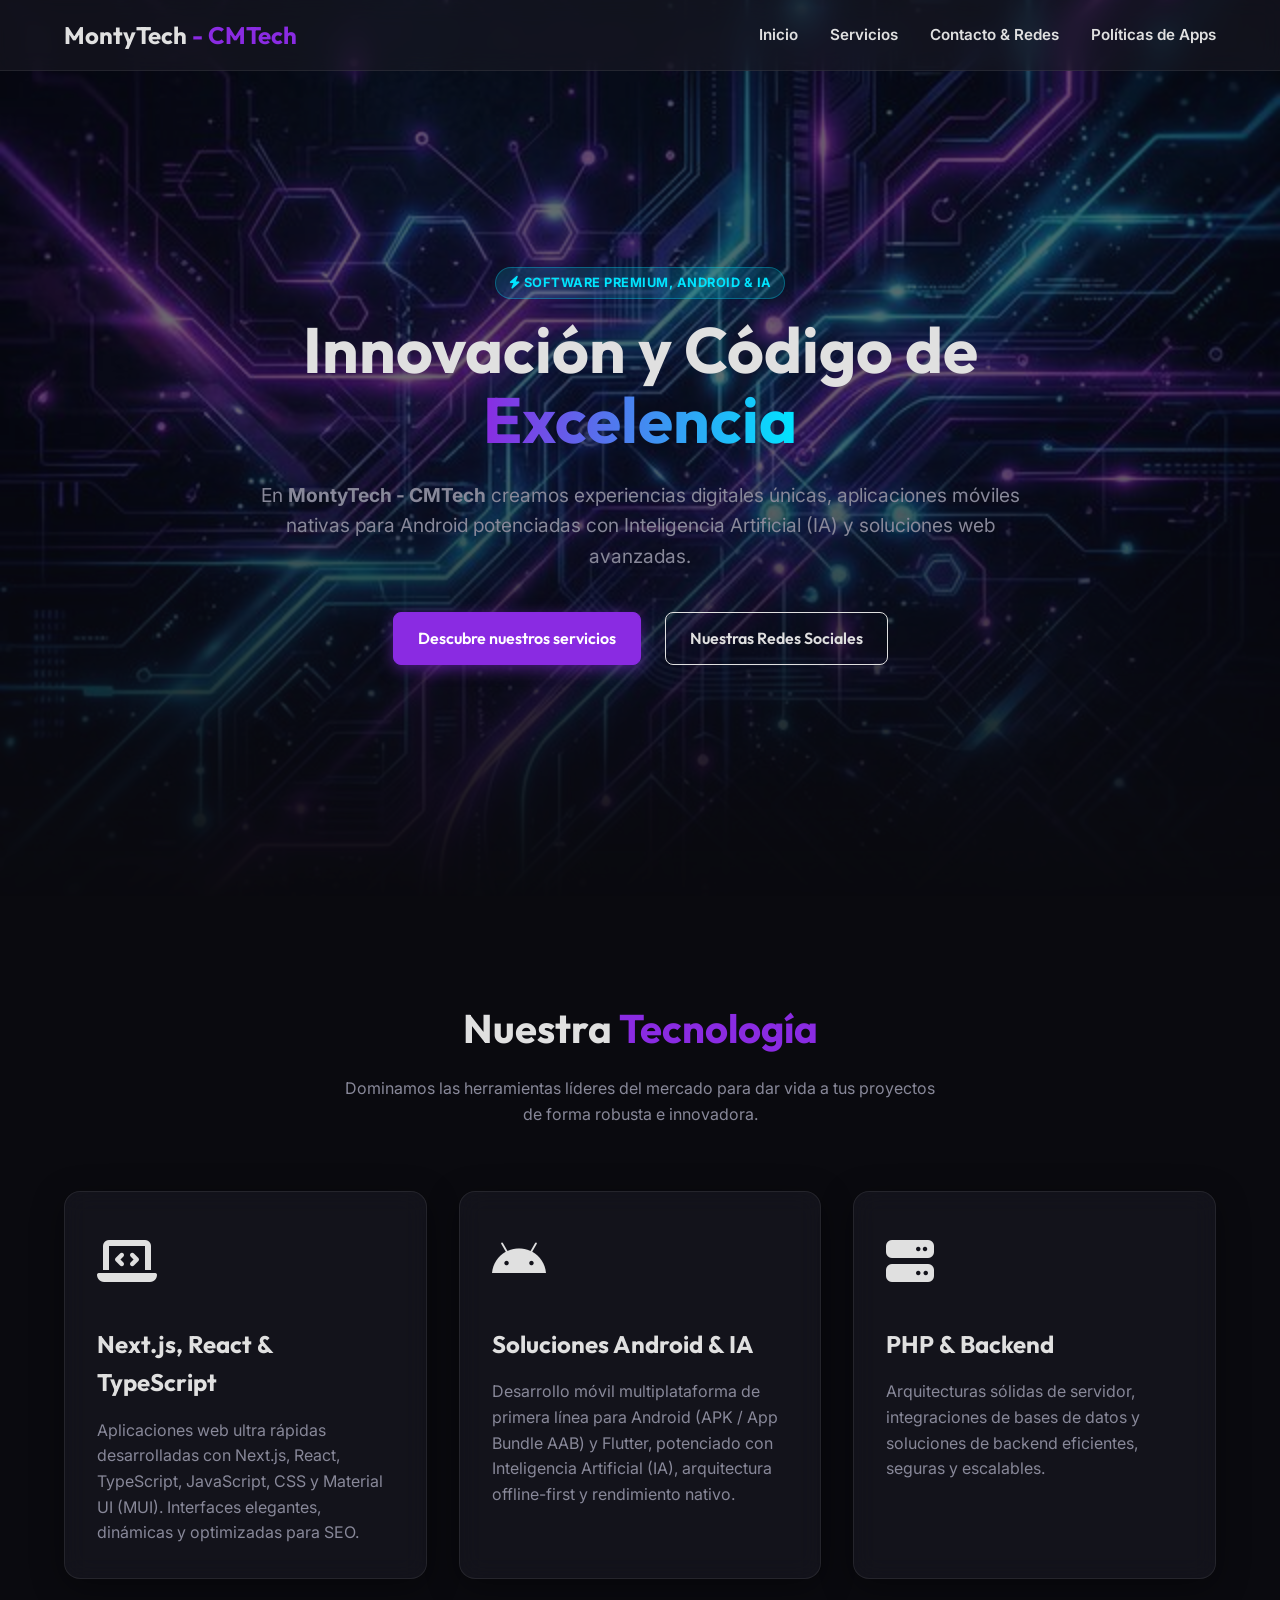
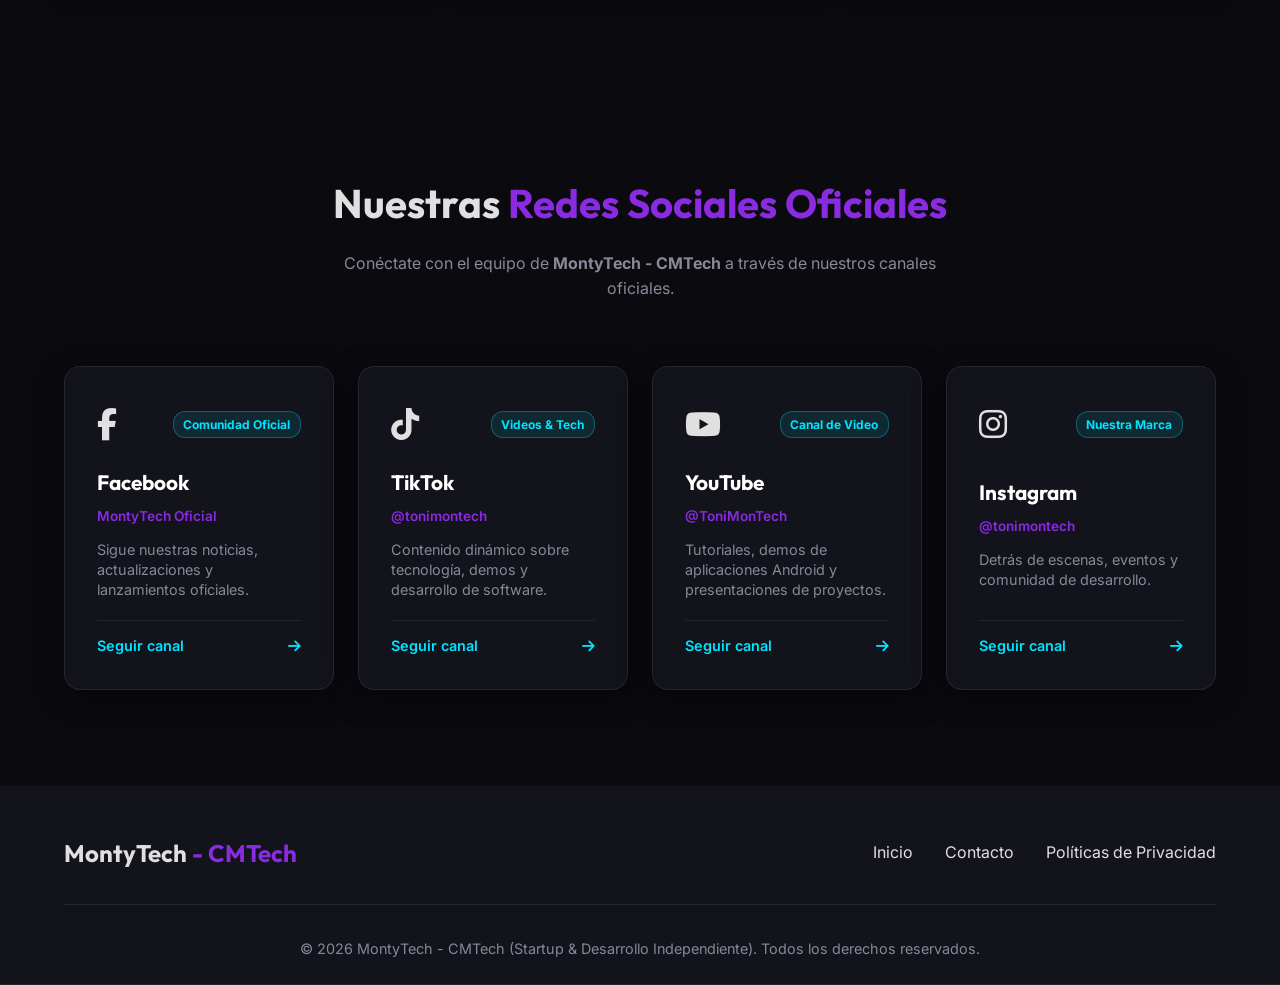
<file: index.html>
<!DOCTYPE html>
<html lang="es">
<head>
    <meta charset="UTF-8">
    <meta name="viewport" content="width=device-width, initial-scale=1.0">
    <meta name="google-site-verification" content="TQS7VWQZ41_yjLohgYDzkKaeuayGgujdwLCXLiJ0p5Q" />
    <title>MontyTech - CMTech | Desarrollo de Software, Android & IA</title>
    <meta name="description" content="MontyTech - CMTech desarrolla aplicaciones móviles para Android potenciadas con IA, sistemas web en Next.js, React, TypeScript, MUI y arquitecturas backend.">
    <link rel="stylesheet" href="css/style.css">
    <link rel="stylesheet" href="https://cdnjs.cloudflare.com/ajax/libs/font-awesome/6.5.1/css/all.min.css">
    <link rel="preconnect" href="https://fonts.googleapis.com">
    <link rel="preconnect" href="https://fonts.gstatic.com" crossorigin>
    <link href="https://fonts.googleapis.com/css2?family=Inter:wght@300;400;600;800&family=Outfit:wght@400;700&display=swap" rel="stylesheet">
</head>
<body class="dark-theme">
    <nav class="navbar glass">
        <div class="logo">MontyTech<span class="highlight"> - CMTech</span></div>
        <button class="menu-toggle" aria-label="Toggle Menu">
            <span></span>
            <span></span>
            <span></span>
        </button>
        <ul class="nav-links">
            <li><a href="#home">Inicio</a></li>
            <li><a href="#services">Servicios</a></li>
            <li><a href="#contact">Contacto & Redes</a></li>
            <li><a href="politicas.html">Políticas de Apps</a></li>
        </ul>
    </nav>

    <header id="home" class="hero section-padding">
        <div class="hero-bg"></div>
        <div class="hero-content fade-in-up">
            <span class="policy-badge badge-android"><i class="fa-solid fa-bolt"></i> Software Premium, Android & IA</span>
            <h1>Innovación y Código de <span class="text-gradient">Excelencia</span></h1>
            <p>En <strong>MontyTech - CMTech</strong> creamos experiencias digitales únicas, aplicaciones móviles nativas para Android potenciadas con Inteligencia Artificial (IA) y soluciones web avanzadas.</p>
            <div class="hero-actions">
                <a href="#services" class="btn-primary">Descubre nuestros servicios</a>
                <a href="#contact" class="btn-secondary">Nuestras Redes Sociales</a>
            </div>
        </div>
    </header>

    <section id="services" class="services section-padding">
        <div class="section-title fade-in">
            <h2>Nuestra <span class="highlight">Tecnología</span></h2>
            <p>Dominamos las herramientas líderes del mercado para dar vida a tus proyectos de forma robusta e innovadora.</p>
        </div>
        <div class="cards-grid">
            <div class="card glass-card slide-up" style="transition-delay: 100ms;">
                <div class="card-icon"><i class="fa-solid fa-laptop-code"></i></div>
                <h3>Next.js, React & TypeScript</h3>
                <p>Aplicaciones web ultra rápidas desarrolladas con Next.js, React, TypeScript, JavaScript, CSS y Material UI (MUI). Interfaces elegantes, dinámicas y optimizadas para SEO.</p>
            </div>
            <div class="card glass-card slide-up" style="transition-delay: 200ms;">
                <div class="card-icon"><i class="fa-brands fa-android"></i></div>
                <h3>Soluciones Android & IA</h3>
                <p>Desarrollo móvil multiplataforma de primera línea para Android (APK / App Bundle AAB) y Flutter, potenciado con Inteligencia Artificial (IA), arquitectura offline-first y rendimiento nativo.</p>
            </div>
            <div class="card glass-card slide-up" style="transition-delay: 300ms;">
                <div class="card-icon"><i class="fa-solid fa-server"></i></div>
                <h3>PHP & Backend</h3>
                <p>Arquitecturas sólidas de servidor, integraciones de bases de datos y soluciones de backend eficientes, seguras y escalables.</p>
            </div>
        </div>
    </section>

    <!-- Sección Dinámica de Contacto y Redes Sociales -->
    <section id="contact" class="contact section-padding">
        <div class="section-title fade-in">
            <h2>Nuestras <span class="highlight">Redes Sociales Oficiales</span></h2>
            <p>Conéctate con el equipo de <strong>MontyTech - CMTech</strong> a través de nuestros canales oficiales.</p>
        </div>
        
        <!-- Contenedor dinámico renderizado por js/socials.js -->
        <div id="social-container" class="social-grid"></div>
    </section>

    <footer class="footer glass">
        <div class="footer-content">
            <div class="footer-logo">MontyTech<span> - CMTech</span></div>
            <ul class="footer-links">
                <li><a href="#home">Inicio</a></li>
                <li><a href="#contact">Contacto</a></li>
                <li><a href="politicas.html">Políticas de Privacidad</a></li>
            </ul>
        </div>
        <div class="footer-bottom">
            <p>&copy; 2026 MontyTech - CMTech (Startup & Desarrollo Independiente). Todos los derechos reservados.</p>
        </div>

    </footer>

    <!-- Scripts de configuración dinámica y eventos -->
    <script src="js/socials.js"></script>
    <script src="js/main.js"></script>
</body>
</html>
</file>
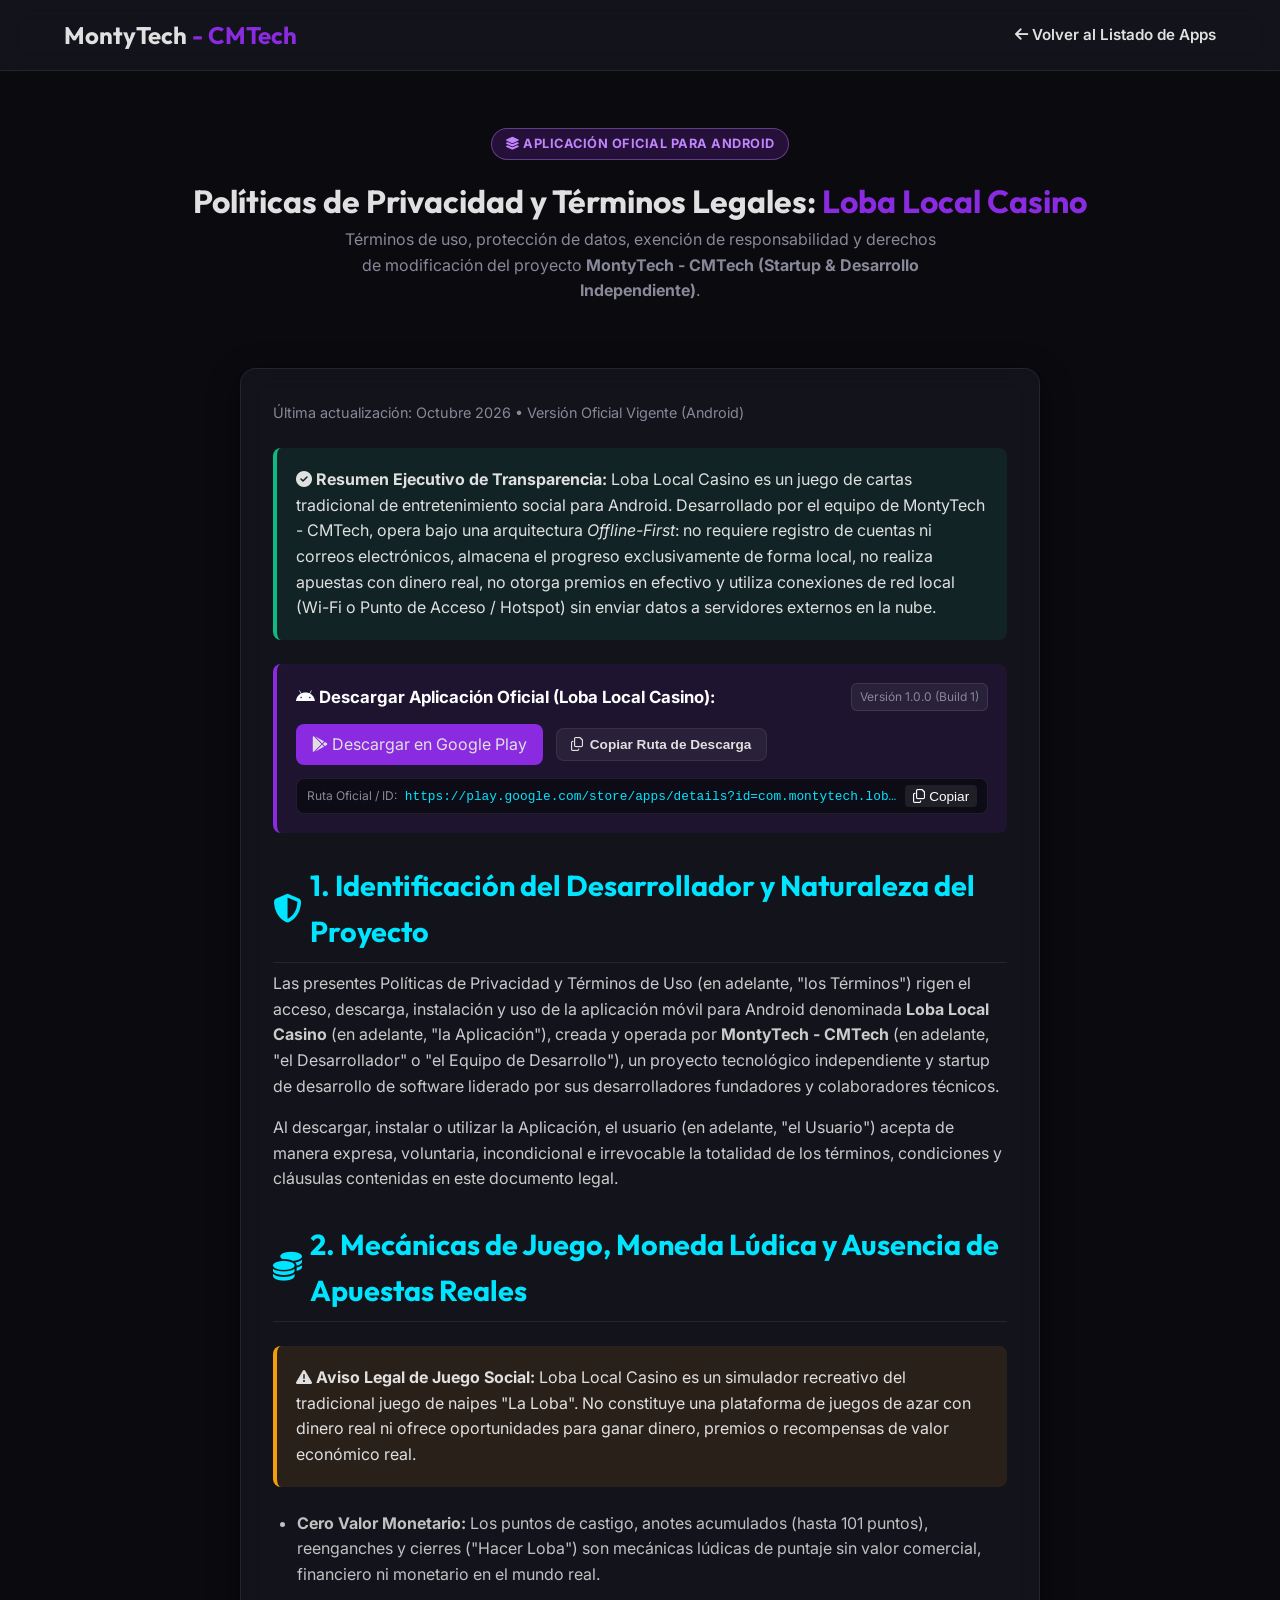
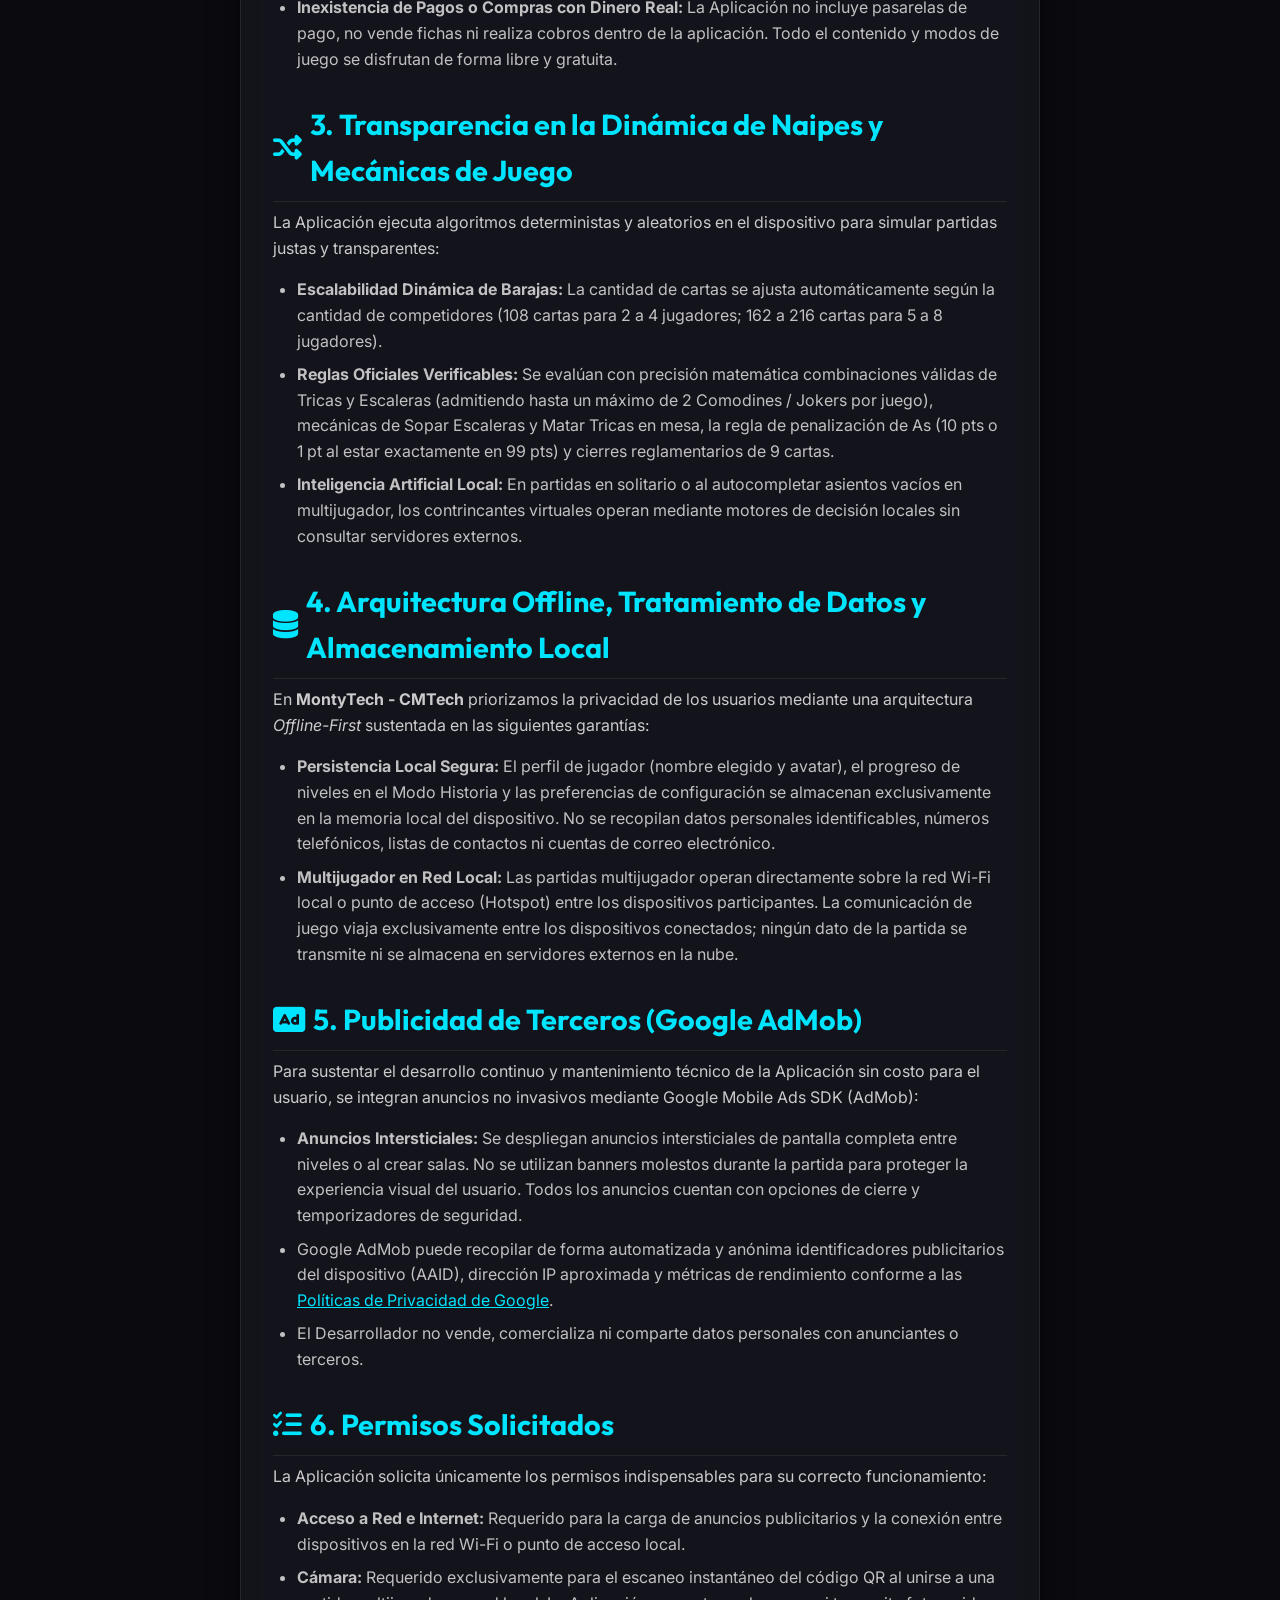
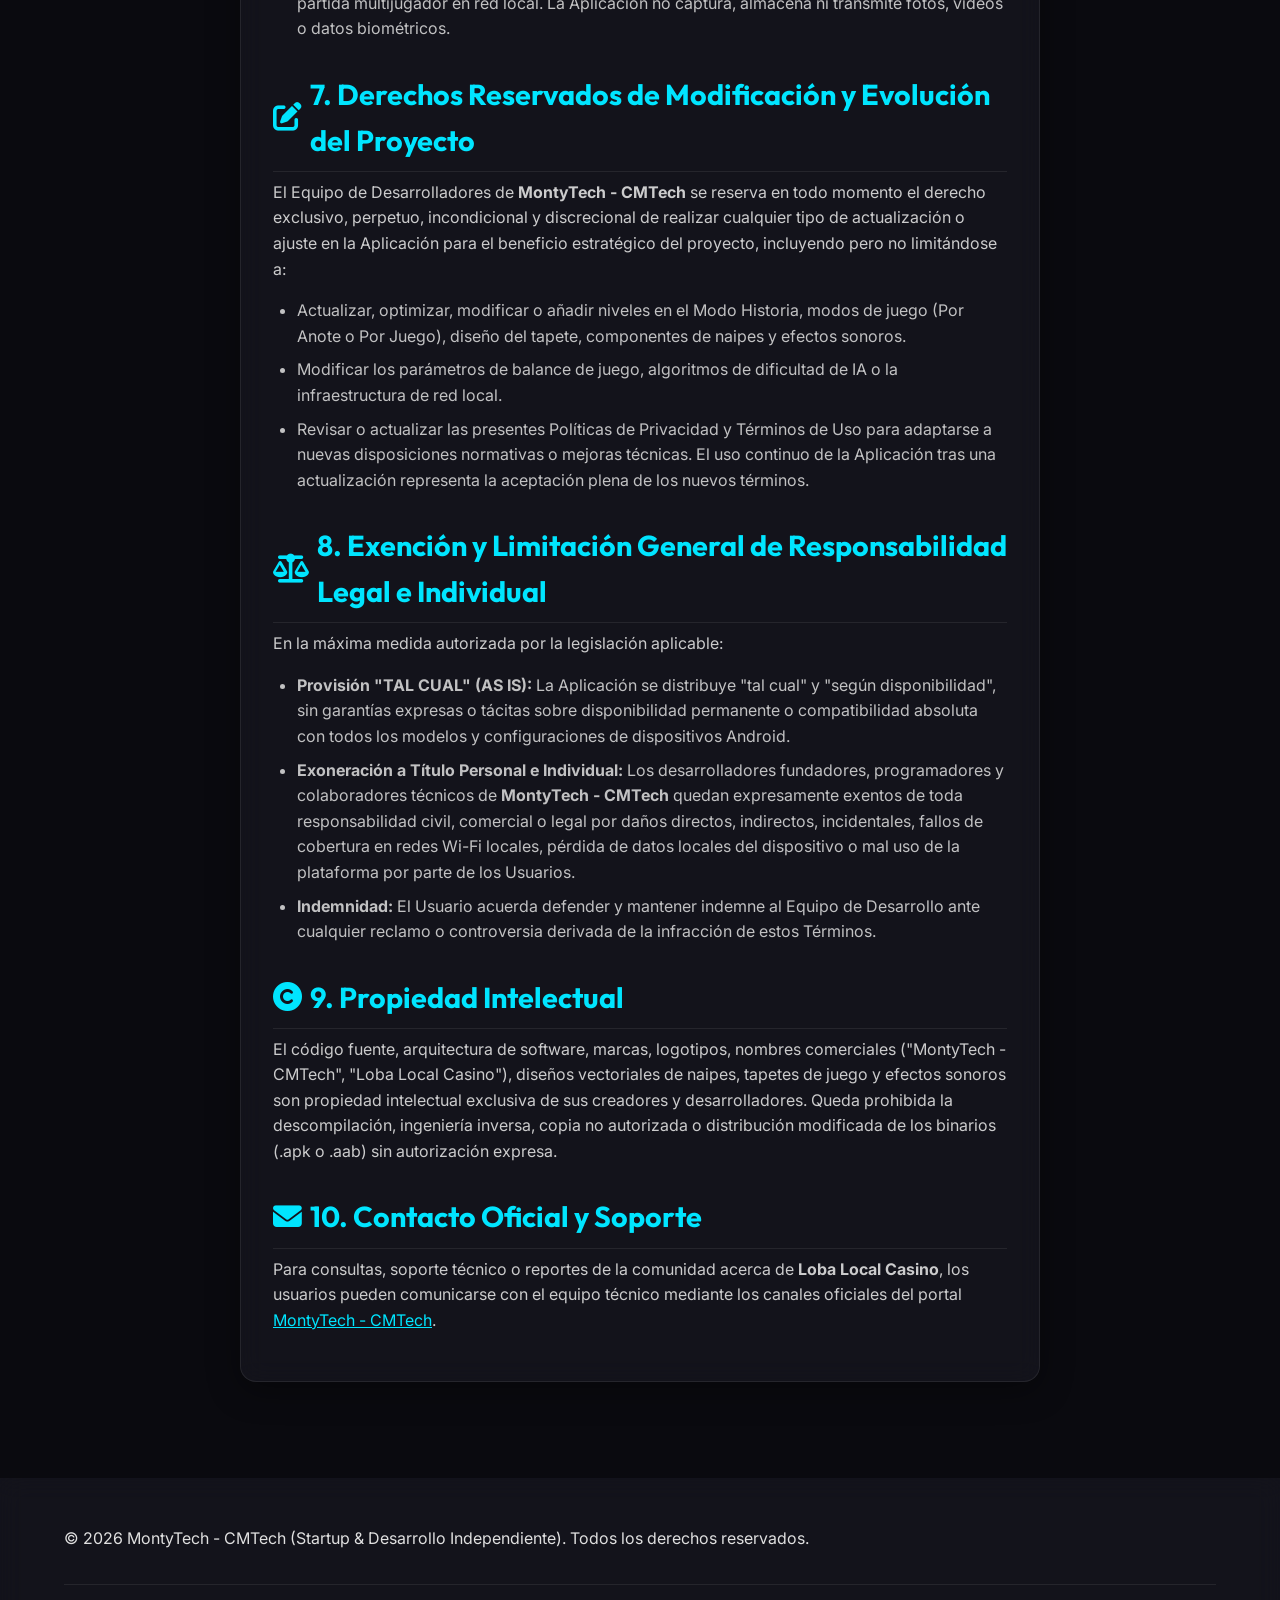
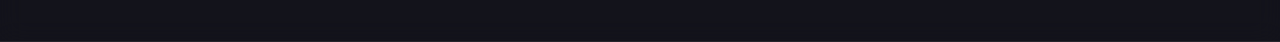
<file: politicas/loba-local/index.html>
<!DOCTYPE html>
<html lang="es">
<head>
    <meta charset="UTF-8">
    <meta name="viewport" content="width=device-width, initial-scale=1.0">
    <title>Políticas de Privacidad y Términos de Uso - Loba Local Casino | MontyTech - CMTech</title>
    <link rel="stylesheet" href="../../css/style.css">
    <link rel="stylesheet" href="https://cdnjs.cloudflare.com/ajax/libs/font-awesome/6.5.1/css/all.min.css">
    <link rel="preconnect" href="https://fonts.googleapis.com">
    <link rel="preconnect" href="https://fonts.gstatic.com">
    <link href="https://fonts.googleapis.com/css2?family=Inter:wght@300;400;600;800&family=Outfit:wght@400;700&display=swap" rel="stylesheet">
</head>
<body class="dark-theme">
    <nav class="navbar glass">
        <div class="logo">MontyTech<span class="highlight"> - CMTech</span></div>
        <ul class="nav-links">
            <li><a href="../../politicas.html"><i class="fa-solid fa-arrow-left"></i> Volver al Listado de Apps</a></li>
        </ul>
    </nav>

    <main class="page-content section-padding">
        <div class="section-title fade-in">
            <span class="policy-badge badge-legal"><i class="fa-solid fa-layer-group"></i> Aplicación Oficial para Android</span>
            <h1>Políticas de Privacidad y Términos Legales: <span class="highlight">Loba Local Casino</span></h1>
            <p>Términos de uso, protección de datos, exención de responsabilidad y derechos de modificación del proyecto <strong>MontyTech - CMTech (Startup & Desarrollo Independiente)</strong>.</p>
        </div>

        <div class="policies-list">
            <article class="policy-card glass-card slide-up visible">
                <div class="policy-meta">Última actualización: Octubre 2026 • Versión Oficial Vigente (Android)</div>
                <div class="policy-text">
                    
                    <div class="legal-callout success">
                        <strong><i class="fa-solid fa-circle-check"></i> Resumen Ejecutivo de Transparencia:</strong> Loba Local Casino es un juego de cartas tradicional de entretenimiento social para Android. Desarrollado por el equipo de MontyTech - CMTech, opera bajo una arquitectura <em>Offline-First</em>: no requiere registro de cuentas ni correos electrónicos, almacena el progreso exclusivamente de forma local, no realiza apuestas con dinero real, no otorga premios en efectivo y utiliza conexiones de red local (Wi-Fi o Punto de Acceso / Hotspot) sin enviar datos a servidores externos en la nube.
                    </div>

                    <!-- Caja de Descarga de App y Copiar Ruta -->
                    <div class="legal-callout" style="border-left-color: var(--primary); background: rgba(138, 43, 226, 0.1);">
                        <div style="display: flex; justify-content: space-between; align-items: center; flex-wrap: wrap; gap: 0.5rem; margin-bottom: 0.8rem;">
                            <strong style="color: #fff; font-size: 1.05rem;"><i class="fa-brands fa-android"></i> Descargar Aplicación Oficial (Loba Local Casino):</strong>
                            <span class="app-version-tag" id="app-version-display">Versión 1.0.0 (Build 1)</span>
                        </div>
                        
                        <div class="app-actions-group" style="margin-top: 0.5rem; margin-bottom: 0.8rem;">
                            <a href="https://play.google.com/store/apps/details?id=com.montytech.lobalocal" target="_blank" rel="noopener" class="btn-primary-sm" id="btn-playstore-link">
                                <i class="fa-brands fa-google-play"></i> Descargar en Google Play
                            </a>
                            <button type="button" class="btn-secondary-sm" onclick="copyToClipboard('https://play.google.com/store/apps/details?id=com.montytech.lobalocal', 'Ruta de Loba Local Casino copiada')">
                                <i class="fa-regular fa-copy"></i> Copiar Ruta de Descarga
                            </button>
                        </div>

                        <div class="copy-path-box">
                            <span class="copy-label">Ruta Oficial / ID:</span>
                            <input type="text" readonly value="https://play.google.com/store/apps/details?id=com.montytech.lobalocal" class="copy-input" id="path-input-lobalocal">
                            <button type="button" class="btn-copy-icon" onclick="copyToClipboard('https://play.google.com/store/apps/details?id=com.montytech.lobalocal', 'Ruta copiada')" title="Copiar ruta">
                                <i class="fa-regular fa-copy"></i> Copiar
                            </button>
                        </div>
                    </div>

                    <h2 class="policy-section-title"><i class="fa-solid fa-shield-halved"></i> 1. Identificación del Desarrollador y Naturaleza del Proyecto</h2>
                    <p>Las presentes Políticas de Privacidad y Términos de Uso (en adelante, "los Términos") rigen el acceso, descarga, instalación y uso de la aplicación móvil para Android denominada <strong>Loba Local Casino</strong> (en adelante, "la Aplicación"), creada y operada por <strong>MontyTech - CMTech</strong> (en adelante, "el Desarrollador" o "el Equipo de Desarrollo"), un proyecto tecnológico independiente y startup de desarrollo de software liderado por sus desarrolladores fundadores y colaboradores técnicos.</p>
                    <p>Al descargar, instalar o utilizar la Aplicación, el usuario (en adelante, "el Usuario") acepta de manera expresa, voluntaria, incondicional e irrevocable la totalidad de los términos, condiciones y cláusulas contenidas en este documento legal.</p>

                    <h2 class="policy-section-title"><i class="fa-solid fa-coins"></i> 2. Mecánicas de Juego, Moneda Lúdica y Ausencia de Apuestas Reales</h2>
                    <div class="legal-callout warning">
                        <strong><i class="fa-solid fa-triangle-exclamation"></i> Aviso Legal de Juego Social:</strong> Loba Local Casino es un simulador recreativo del tradicional juego de naipes "La Loba". No constituye una plataforma de juegos de azar con dinero real ni ofrece oportunidades para ganar dinero, premios o recompensas de valor económico real.
                    </div>
                    <ul>
                        <li><strong>Cero Valor Monetario:</strong> Los puntos de castigo, anotes acumulados (hasta 101 puntos), reenganches y cierres ("Hacer Loba") son mecánicas lúdicas de puntaje sin valor comercial, financiero ni monetario en el mundo real.</li>
                        <li><strong>Inexistencia de Pagos o Compras con Dinero Real:</strong> La Aplicación no incluye pasarelas de pago, no vende fichas ni realiza cobros dentro de la aplicación. Todo el contenido y modos de juego se disfrutan de forma libre y gratuita.</li>
                    </ul>

                    <h2 class="policy-section-title"><i class="fa-solid fa-shuffle"></i> 3. Transparencia en la Dinámica de Naipes y Mecánicas de Juego</h2>
                    <p>La Aplicación ejecuta algoritmos deterministas y aleatorios en el dispositivo para simular partidas justas y transparentes:</p>
                    <ul>
                        <li><strong>Escalabilidad Dinámica de Barajas:</strong> La cantidad de cartas se ajusta automáticamente según la cantidad de competidores (108 cartas para 2 a 4 jugadores; 162 a 216 cartas para 5 a 8 jugadores).</li>
                        <li><strong>Reglas Oficiales Verificables:</strong> Se evalúan con precisión matemática combinaciones válidas de Tricas y Escaleras (admitiendo hasta un máximo de 2 Comodines / Jokers por juego), mecánicas de Sopar Escaleras y Matar Tricas en mesa, la regla de penalización de As (10 pts o 1 pt al estar exactamente en 99 pts) y cierres reglamentarios de 9 cartas.</li>
                        <li><strong>Inteligencia Artificial Local:</strong> En partidas en solitario o al autocompletar asientos vacíos en multijugador, los contrincantes virtuales operan mediante motores de decisión locales sin consultar servidores externos.</li>
                    </ul>

                    <h2 class="policy-section-title"><i class="fa-solid fa-database"></i> 4. Arquitectura Offline, Tratamiento de Datos y Almacenamiento Local</h2>
                    <p>En <strong>MontyTech - CMTech</strong> priorizamos la privacidad de los usuarios mediante una arquitectura <em>Offline-First</em> sustentada en las siguientes garantías:</p>
                    <ul>
                        <li><strong>Persistencia Local Segura:</strong> El perfil de jugador (nombre elegido y avatar), el progreso de niveles en el Modo Historia y las preferencias de configuración se almacenan exclusivamente en la memoria local del dispositivo. No se recopilan datos personales identificables, números telefónicos, listas de contactos ni cuentas de correo electrónico.</li>
                        <li><strong>Multijugador en Red Local:</strong> Las partidas multijugador operan directamente sobre la red Wi-Fi local o punto de acceso (Hotspot) entre los dispositivos participantes. La comunicación de juego viaja exclusivamente entre los dispositivos conectados; ningún dato de la partida se transmite ni se almacena en servidores externos en la nube.</li>
                    </ul>

                    <h2 class="policy-section-title"><i class="fa-solid fa-rectangle-ad"></i> 5. Publicidad de Terceros (Google AdMob)</h2>
                    <p>Para sustentar el desarrollo continuo y mantenimiento técnico de la Aplicación sin costo para el usuario, se integran anuncios no invasivos mediante Google Mobile Ads SDK (AdMob):</p>
                    <ul>
                        <li><strong>Anuncios Intersticiales:</strong> Se despliegan anuncios intersticiales de pantalla completa entre niveles o al crear salas. No se utilizan banners molestos durante la partida para proteger la experiencia visual del usuario. Todos los anuncios cuentan con opciones de cierre y temporizadores de seguridad.</li>
                        <li>Google AdMob puede recopilar de forma automatizada y anónima identificadores publicitarios del dispositivo (AAID), dirección IP aproximada y métricas de rendimiento conforme a las <a href="https://policies.google.com/privacy" target="_blank" rel="noopener" style="color: var(--secondary); text-decoration: underline;">Políticas de Privacidad de Google</a>.</li>
                        <li>El Desarrollador no vende, comercializa ni comparte datos personales con anunciantes o terceros.</li>
                    </ul>

                    <h2 class="policy-section-title"><i class="fa-solid fa-list-check"></i> 6. Permisos Solicitados</h2>
                    <p>La Aplicación solicita únicamente los permisos indispensables para su correcto funcionamiento:</p>
                    <ul>
                        <li><strong>Acceso a Red e Internet:</strong> Requerido para la carga de anuncios publicitarios y la conexión entre dispositivos en la red Wi-Fi o punto de acceso local.</li>
                        <li><strong>Cámara:</strong> Requerido exclusivamente para el escaneo instantáneo del código QR al unirse a una partida multijugador en red local. La Aplicación no captura, almacena ni transmite fotos, videos o datos biométricos.</li>
                    </ul>

                    <h2 class="policy-section-title"><i class="fa-solid fa-pen-to-square"></i> 7. Derechos Reservados de Modificación y Evolución del Proyecto</h2>
                    <p>El Equipo de Desarrolladores de <strong>MontyTech - CMTech</strong> se reserva en todo momento el derecho exclusivo, perpetuo, incondicional y discrecional de realizar cualquier tipo de actualización o ajuste en la Aplicación para el beneficio estratégico del proyecto, incluyendo pero no limitándose a:</p>
                    <ul>
                        <li>Actualizar, optimizar, modificar o añadir niveles en el Modo Historia, modos de juego (Por Anote o Por Juego), diseño del tapete, componentes de naipes y efectos sonoros.</li>
                        <li>Modificar los parámetros de balance de juego, algoritmos de dificultad de IA o la infraestructura de red local.</li>
                        <li>Revisar o actualizar las presentes Políticas de Privacidad y Términos de Uso para adaptarse a nuevas disposiciones normativas o mejoras técnicas. El uso continuo de la Aplicación tras una actualización representa la aceptación plena de los nuevos términos.</li>
                    </ul>

                    <h2 class="policy-section-title"><i class="fa-solid fa-scale-balanced"></i> 8. Exención y Limitación General de Responsabilidad Legal e Individual</h2>
                    <p>En la máxima medida autorizada por la legislación aplicable:</p>
                    <ul>
                        <li><strong>Provisión "TAL CUAL" (AS IS):</strong> La Aplicación se distribuye "tal cual" y "según disponibilidad", sin garantías expresas o tácitas sobre disponibilidad permanente o compatibilidad absoluta con todos los modelos y configuraciones de dispositivos Android.</li>
                        <li><strong>Exoneración a Título Personal e Individual:</strong> Los desarrolladores fundadores, programadores y colaboradores técnicos de <strong>MontyTech - CMTech</strong> quedan expresamente exentos de toda responsabilidad civil, comercial o legal por daños directos, indirectos, incidentales, fallos de cobertura en redes Wi-Fi locales, pérdida de datos locales del dispositivo o mal uso de la plataforma por parte de los Usuarios.</li>
                        <li><strong>Indemnidad:</strong> El Usuario acuerda defender y mantener indemne al Equipo de Desarrollo ante cualquier reclamo o controversia derivada de la infracción de estos Términos.</li>
                    </ul>

                    <h2 class="policy-section-title"><i class="fa-solid fa-copyright"></i> 9. Propiedad Intelectual</h2>
                    <p>El código fuente, arquitectura de software, marcas, logotipos, nombres comerciales ("MontyTech - CMTech", "Loba Local Casino"), diseños vectoriales de naipes, tapetes de juego y efectos sonoros son propiedad intelectual exclusiva de sus creadores y desarrolladores. Queda prohibida la descompilación, ingeniería inversa, copia no autorizada o distribución modificada de los binarios (.apk o .aab) sin autorización expresa.</p>

                    <h2 class="policy-section-title"><i class="fa-solid fa-envelope"></i> 10. Contacto Oficial y Soporte</h2>
                    <p>Para consultas, soporte técnico o reportes de la comunidad acerca de <strong>Loba Local Casino</strong>, los usuarios pueden comunicarse con el equipo técnico mediante los canales oficiales del portal <a href="../../index.html" style="color: var(--secondary); text-decoration: underline;">MontyTech - CMTech</a>.</p>

                </div>
            </article>
        </div>
    </main>

    <footer class="footer glass">
        <div class="footer-content">
            <p>&copy; 2026 MontyTech - CMTech (Startup & Desarrollo Independiente). Todos los derechos reservados.</p>
        </div>
    </footer>

    <!-- Carga de scripts modular por app -->
    <script src="./config.js"></script>
    <script src="../../js/apps.js"></script>
    <script src="../../js/main.js"></script>
</body>
</html>
</file>
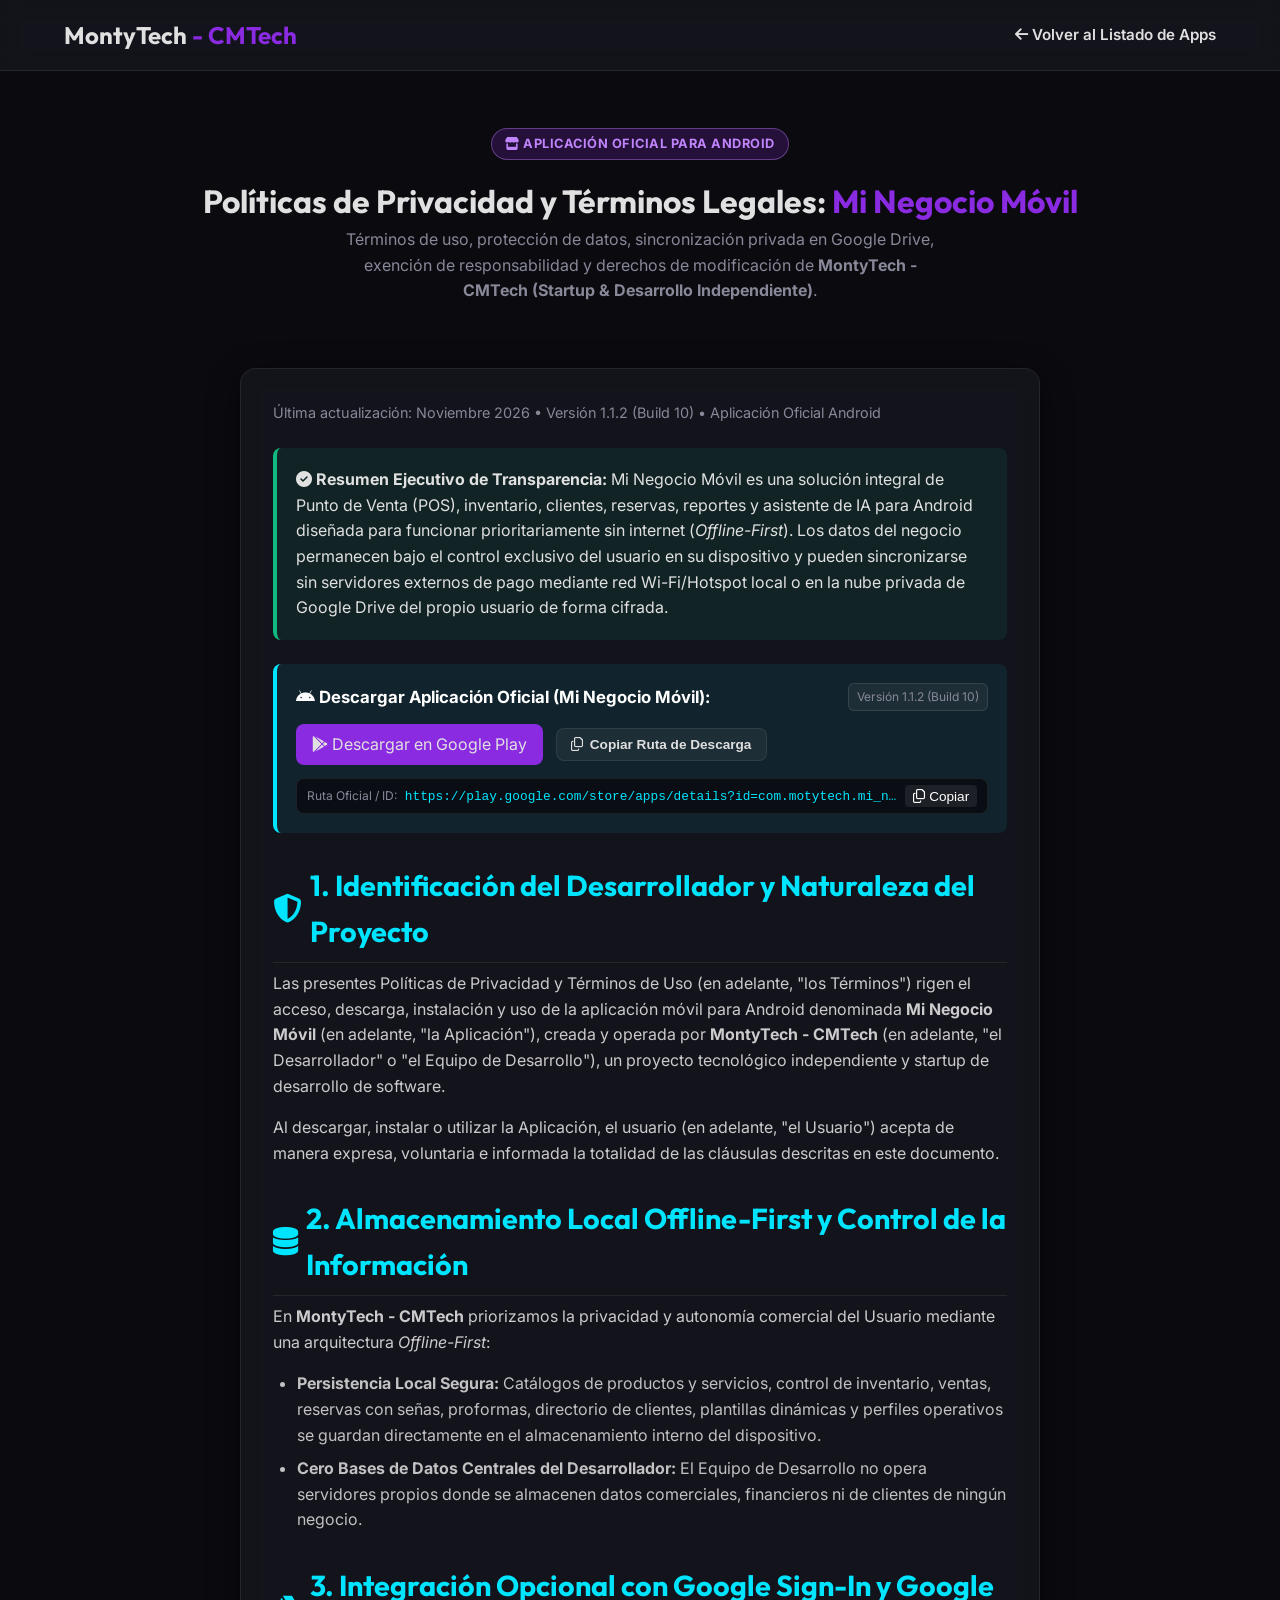
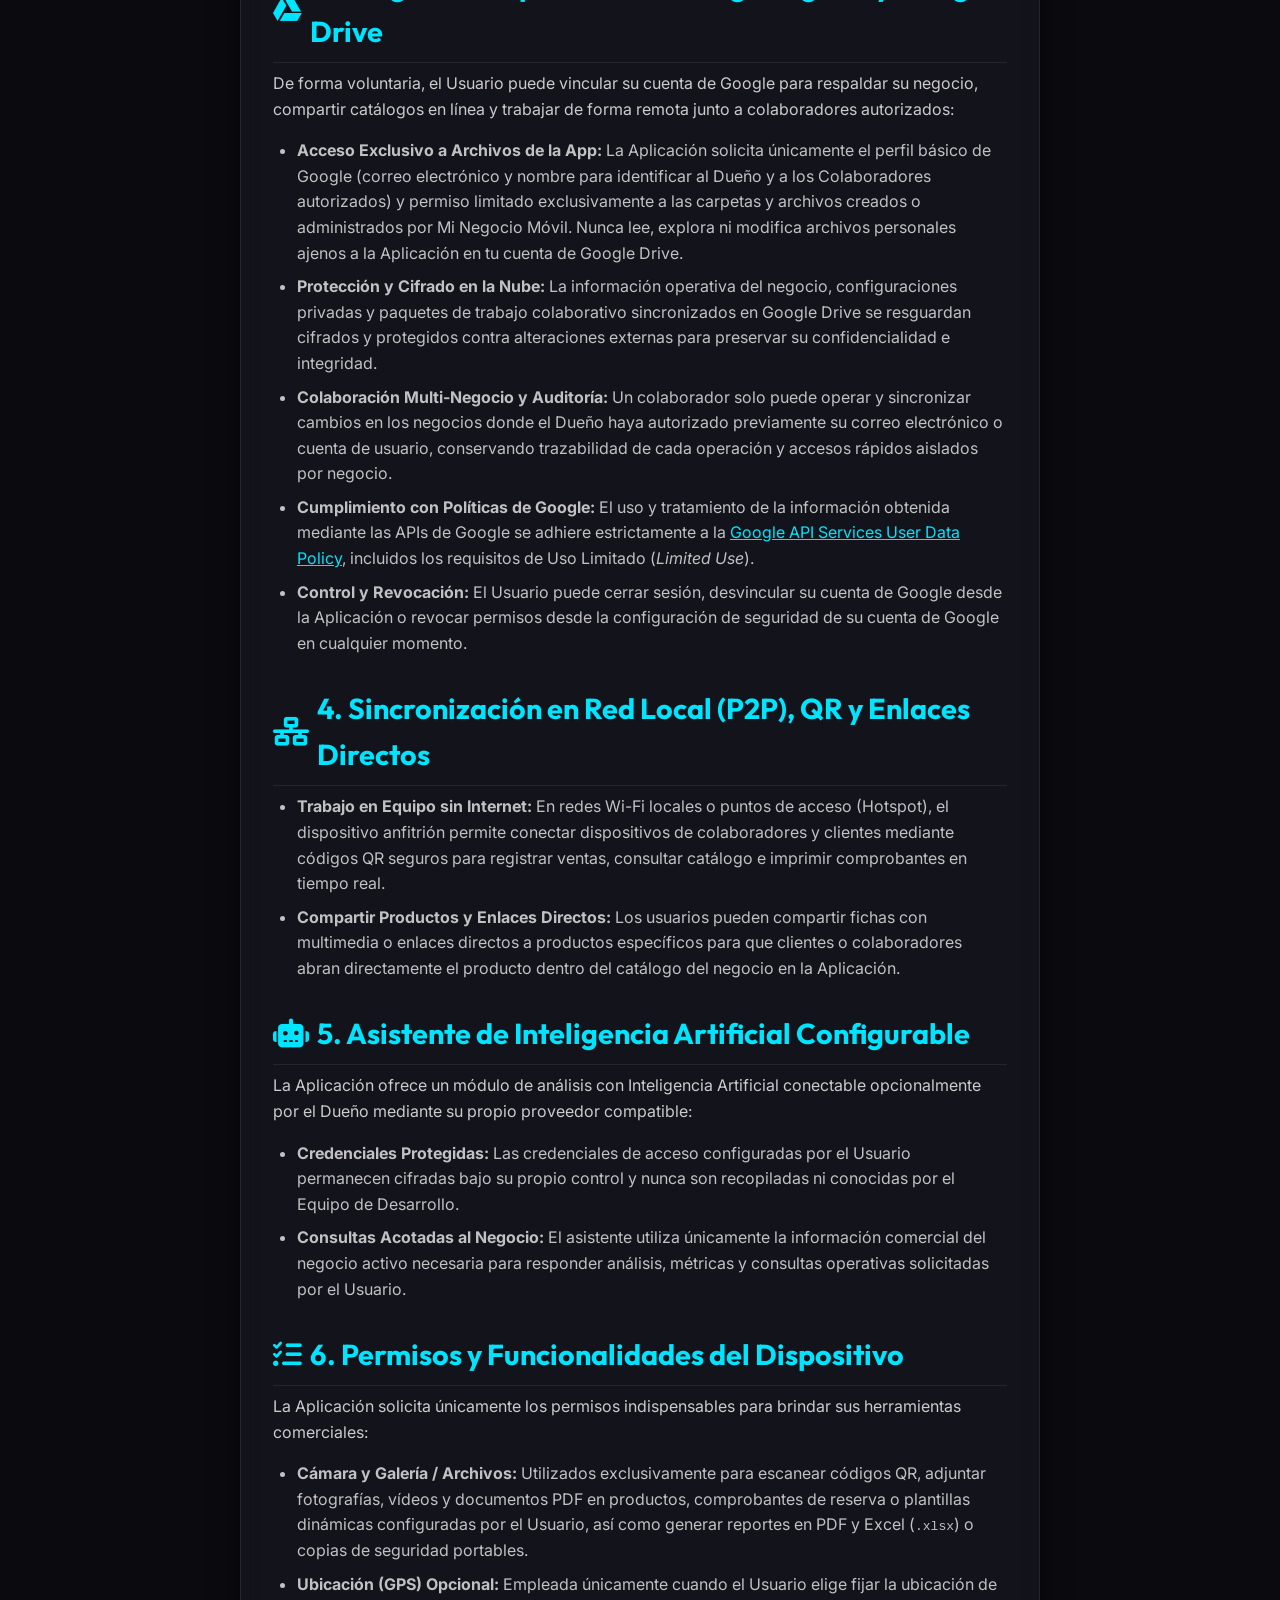
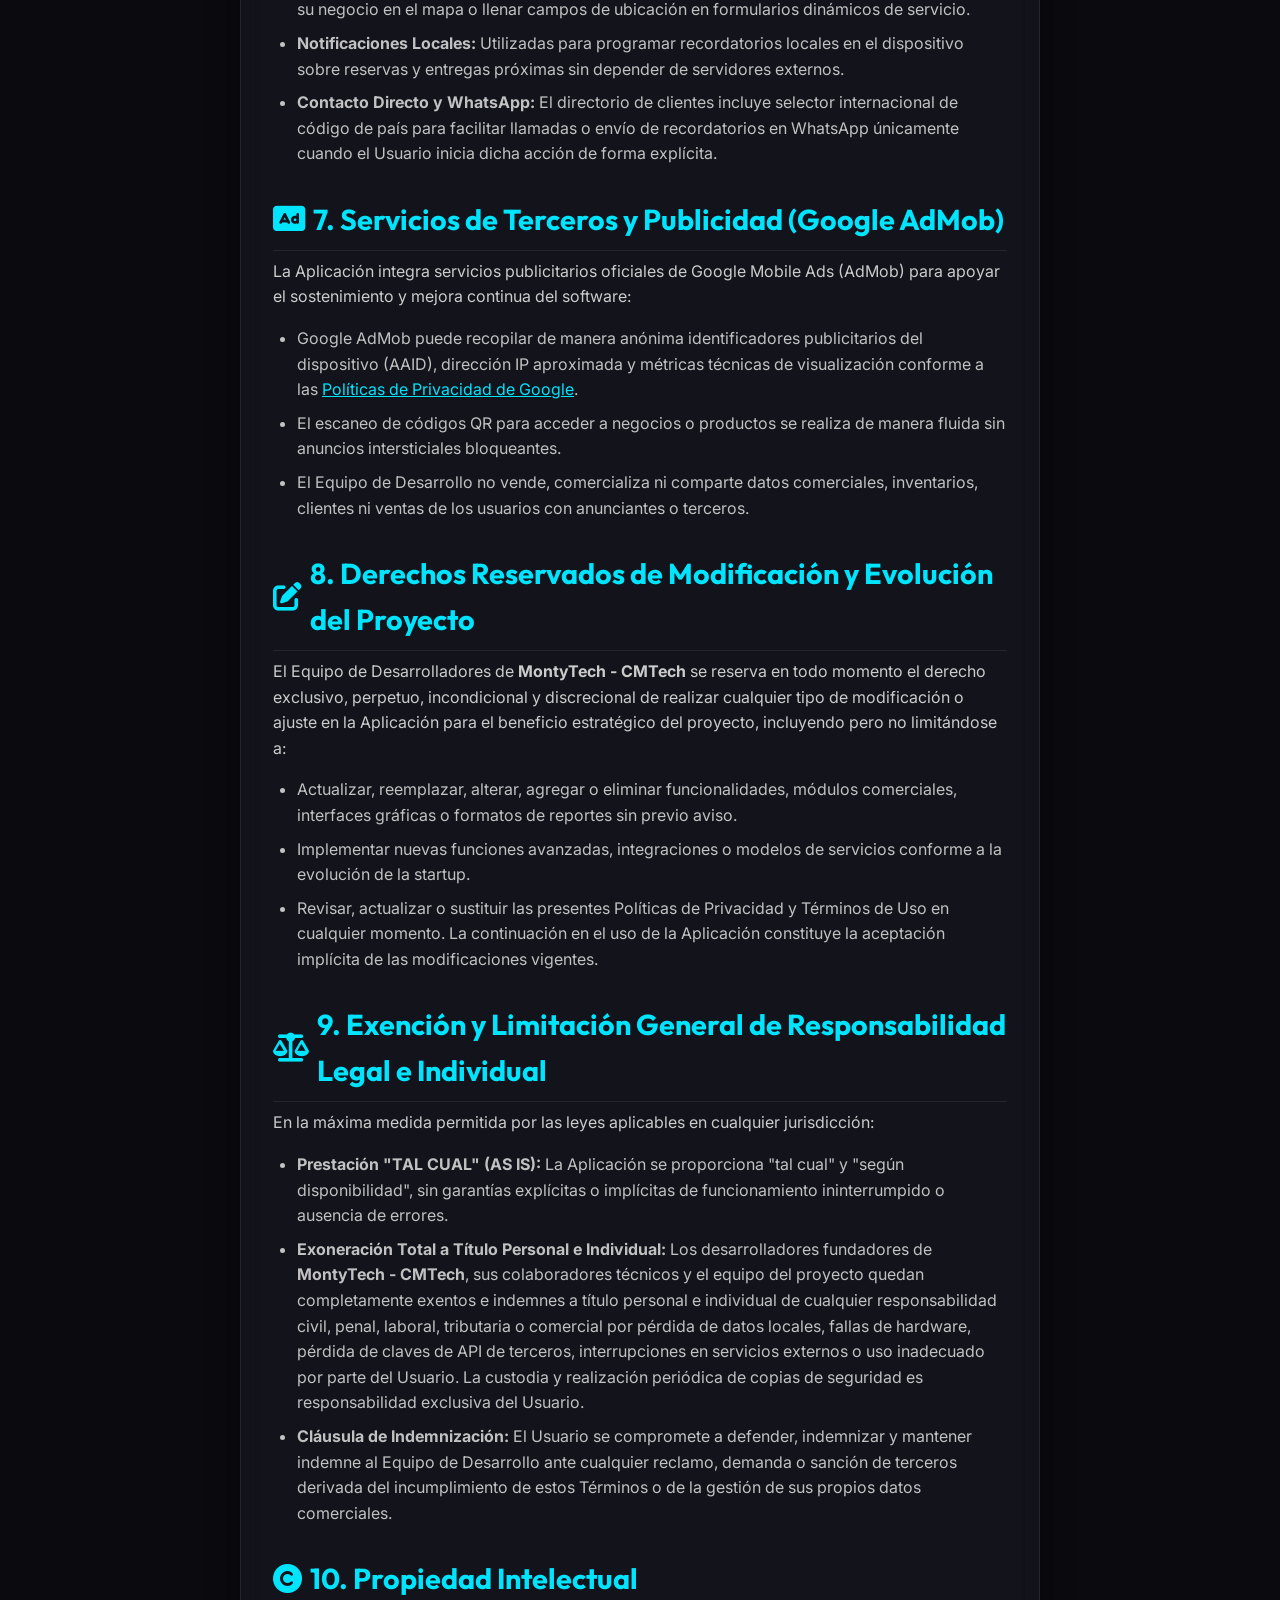
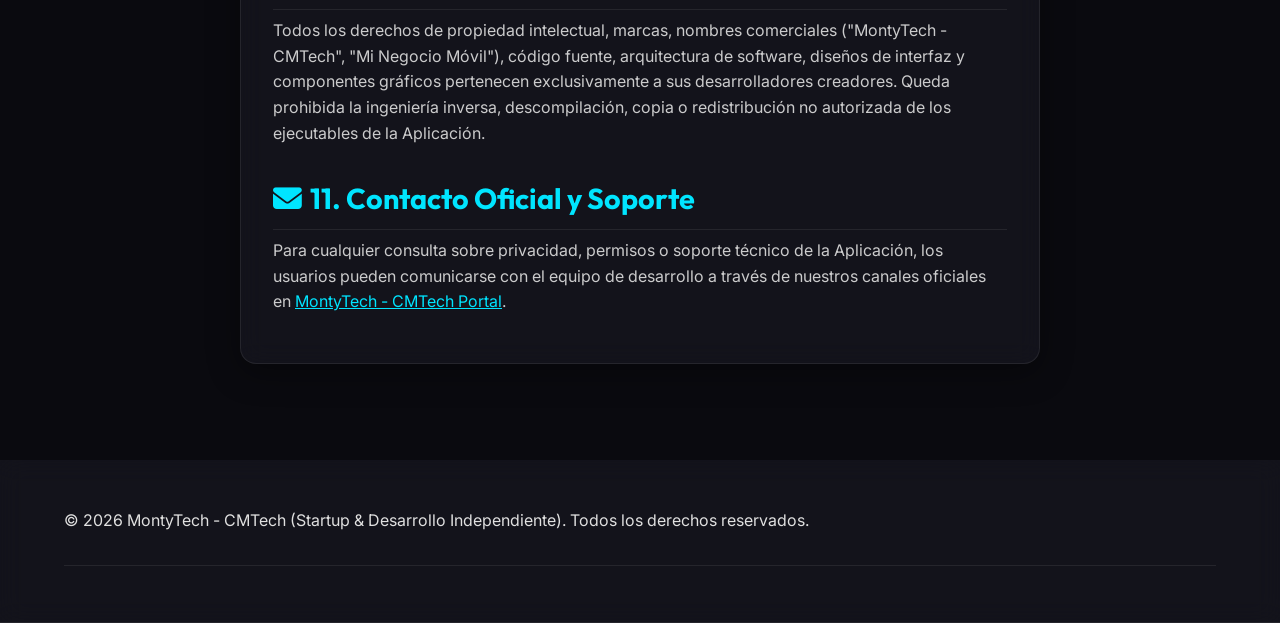
<file: politicas/mi-negocio-movil/index.html>
<!DOCTYPE html>
<html lang="es">
<head>
    <meta charset="UTF-8">
    <meta name="viewport" content="width=device-width, initial-scale=1.0">
    <meta name="google-site-verification" content="TQS7VWQZ41_yjLohgYDzkKaeuayGgujdwLCXLiJ0p5Q" />
    <title>Políticas de Privacidad - Mi Negocio Móvil | MontyTech - CMTech</title>
    <link rel="stylesheet" href="../../css/style.css">
    <link rel="stylesheet" href="https://cdnjs.cloudflare.com/ajax/libs/font-awesome/6.5.1/css/all.min.css">
    <link rel="preconnect" href="https://fonts.googleapis.com">
    <link rel="preconnect" href="https://fonts.gstatic.com" crossorigin>
    <link href="https://fonts.googleapis.com/css2?family=Inter:wght@300;400;600;800&family=Outfit:wght@400;700&display=swap" rel="stylesheet">
</head>
<body class="dark-theme">
    <nav class="navbar glass">
        <div class="logo">MontyTech<span class="highlight"> - CMTech</span></div>
        <ul class="nav-links">
            <li><a href="../../politicas.html"><i class="fa-solid fa-arrow-left"></i> Volver al Listado de Apps</a></li>
        </ul>
    </nav>

    <main class="page-content section-padding">
        <div class="section-title fade-in">
            <span class="policy-badge badge-legal"><i class="fa-solid fa-store"></i> Aplicación Oficial para Android</span>
            <h1>Políticas de Privacidad y Términos Legales: <span class="highlight">Mi Negocio Móvil</span></h1>
            <p>Términos de uso, protección de datos, sincronización privada en Google Drive, exención de responsabilidad y derechos de modificación de <strong>MontyTech - CMTech (Startup &amp; Desarrollo Independiente)</strong>.</p>
        </div>

        <div class="policies-list">
            <article class="policy-card glass-card slide-up visible">
                <div class="policy-meta">Última actualización: Noviembre 2026 • Versión 1.1.2 (Build 10) • Aplicación Oficial Android</div>
                <div class="policy-text">

                    <div class="legal-callout success">
                        <strong><i class="fa-solid fa-circle-check"></i> Resumen Ejecutivo de Transparencia:</strong> Mi Negocio Móvil es una solución integral de Punto de Venta (POS), inventario, clientes, reservas, reportes y asistente de IA para Android diseñada para funcionar prioritariamente sin internet (<em>Offline-First</em>). Los datos del negocio permanecen bajo el control exclusivo del usuario en su dispositivo y pueden sincronizarse sin servidores externos de pago mediante red Wi-Fi/Hotspot local o en la nube privada de Google Drive del propio usuario de forma cifrada.
                    </div>

                    <!-- Caja de Descarga de App y Copiar Ruta -->
                    <div class="legal-callout" style="border-left-color: var(--secondary); background: rgba(0, 229, 255, 0.08); margin-bottom: 1.5rem;">
                        <div style="display: flex; justify-content: space-between; align-items: center; flex-wrap: wrap; gap: 0.5rem; margin-bottom: 0.8rem;">
                            <strong style="color: #fff; font-size: 1.05rem;"><i class="fa-brands fa-android"></i> Descargar Aplicación Oficial (Mi Negocio Móvil):</strong>
                            <span class="app-version-tag" id="app-version-display">Versión 1.1.2 (Build 10)</span>
                        </div>

                        <div class="app-actions-group" style="margin-top: 0.5rem; margin-bottom: 0.8rem;">
                            <a href="https://play.google.com/store/apps/details?id=com.motytech.mi_negocio_movil" target="_blank" rel="noopener" class="btn-primary-sm" id="btn-playstore-link">
                                <i class="fa-brands fa-google-play"></i> Descargar en Google Play
                            </a>
                            <button type="button" class="btn-secondary-sm" onclick="copyToClipboard('https://play.google.com/store/apps/details?id=com.motytech.mi_negocio_movil', 'Ruta de Mi Negocio Móvil copiada')">
                                <i class="fa-regular fa-copy"></i> Copiar Ruta de Descarga
                            </button>
                        </div>

                        <div class="copy-path-box">
                            <span class="copy-label">Ruta Oficial / ID:</span>
                            <input type="text" readonly value="https://play.google.com/store/apps/details?id=com.motytech.mi_negocio_movil" class="copy-input" id="path-input-negocio">
                            <button type="button" class="btn-copy-icon" onclick="copyToClipboard('https://play.google.com/store/apps/details?id=com.motytech.mi_negocio_movil', 'Ruta copiada')" title="Copiar ruta">
                                <i class="fa-regular fa-copy"></i> Copiar
                            </button>
                        </div>
                    </div>

                    <h2 class="policy-section-title"><i class="fa-solid fa-shield-halved"></i> 1. Identificación del Desarrollador y Naturaleza del Proyecto</h2>
                    <p>Las presentes Políticas de Privacidad y Términos de Uso (en adelante, "los Términos") rigen el acceso, descarga, instalación y uso de la aplicación móvil para Android denominada <strong>Mi Negocio Móvil</strong> (en adelante, "la Aplicación"), creada y operada por <strong>MontyTech - CMTech</strong> (en adelante, "el Desarrollador" o "el Equipo de Desarrollo"), un proyecto tecnológico independiente y startup de desarrollo de software.</p>
                    <p>Al descargar, instalar o utilizar la Aplicación, el usuario (en adelante, "el Usuario") acepta de manera expresa, voluntaria e informada la totalidad de las cláusulas descritas en este documento.</p>

                    <h2 class="policy-section-title"><i class="fa-solid fa-database"></i> 2. Almacenamiento Local Offline-First y Control de la Información</h2>
                    <p>En <strong>MontyTech - CMTech</strong> priorizamos la privacidad y autonomía comercial del Usuario mediante una arquitectura <em>Offline-First</em>:</p>
                    <ul>
                        <li><strong>Persistencia Local Segura:</strong> Catálogos de productos y servicios, control de inventario, ventas, reservas con señas, proformas, directorio de clientes, plantillas dinámicas y perfiles operativos se guardan directamente en el almacenamiento interno del dispositivo.</li>
                        <li><strong>Cero Bases de Datos Centrales del Desarrollador:</strong> El Equipo de Desarrollo no opera servidores propios donde se almacenen datos comerciales, financieros ni de clientes de ningún negocio.</li>
                    </ul>

                    <h2 class="policy-section-title"><i class="fa-brands fa-google-drive"></i> 3. Integración Opcional con Google Sign-In y Google Drive</h2>
                    <p>De forma voluntaria, el Usuario puede vincular su cuenta de Google para respaldar su negocio, compartir catálogos en línea y trabajar de forma remota junto a colaboradores autorizados:</p>
                    <ul>
                        <li><strong>Acceso Exclusivo a Archivos de la App:</strong> La Aplicación solicita únicamente el perfil básico de Google (correo electrónico y nombre para identificar al Dueño y a los Colaboradores autorizados) y permiso limitado exclusivamente a las carpetas y archivos creados o administrados por Mi Negocio Móvil. Nunca lee, explora ni modifica archivos personales ajenos a la Aplicación en tu cuenta de Google Drive.</li>
                        <li><strong>Protección y Cifrado en la Nube:</strong> La información operativa del negocio, configuraciones privadas y paquetes de trabajo colaborativo sincronizados en Google Drive se resguardan cifrados y protegidos contra alteraciones externas para preservar su confidencialidad e integridad.</li>
                        <li><strong>Colaboración Multi-Negocio y Auditoría:</strong> Un colaborador solo puede operar y sincronizar cambios en los negocios donde el Dueño haya autorizado previamente su correo electrónico o cuenta de usuario, conservando trazabilidad de cada operación y accesos rápidos aislados por negocio.</li>
                        <li><strong>Cumplimiento con Políticas de Google:</strong> El uso y tratamiento de la información obtenida mediante las APIs de Google se adhiere estrictamente a la <a href="https://developers.google.com/terms/api-services-user-data-policy" target="_blank" rel="noopener" style="color: var(--secondary); text-decoration: underline;">Google API Services User Data Policy</a>, incluidos los requisitos de Uso Limitado (<em>Limited Use</em>).</li>
                        <li><strong>Control y Revocación:</strong> El Usuario puede cerrar sesión, desvincular su cuenta de Google desde la Aplicación o revocar permisos desde la configuración de seguridad de su cuenta de Google en cualquier momento.</li>
                    </ul>

                    <h2 class="policy-section-title"><i class="fa-solid fa-network-wired"></i> 4. Sincronización en Red Local (P2P), QR y Enlaces Directos</h2>
                    <ul>
                        <li><strong>Trabajo en Equipo sin Internet:</strong> En redes Wi-Fi locales o puntos de acceso (Hotspot), el dispositivo anfitrión permite conectar dispositivos de colaboradores y clientes mediante códigos QR seguros para registrar ventas, consultar catálogo e imprimir comprobantes en tiempo real.</li>
                        <li><strong>Compartir Productos y Enlaces Directos:</strong> Los usuarios pueden compartir fichas con multimedia o enlaces directos a productos específicos para que clientes o colaboradores abran directamente el producto dentro del catálogo del negocio en la Aplicación.</li>
                    </ul>

                    <h2 class="policy-section-title"><i class="fa-solid fa-robot"></i> 5. Asistente de Inteligencia Artificial Configurable</h2>
                    <p>La Aplicación ofrece un módulo de análisis con Inteligencia Artificial conectable opcionalmente por el Dueño mediante su propio proveedor compatible:</p>
                    <ul>
                        <li><strong>Credenciales Protegidas:</strong> Las credenciales de acceso configuradas por el Usuario permanecen cifradas bajo su propio control y nunca son recopiladas ni conocidas por el Equipo de Desarrollo.</li>
                        <li><strong>Consultas Acotadas al Negocio:</strong> El asistente utiliza únicamente la información comercial del negocio activo necesaria para responder análisis, métricas y consultas operativas solicitadas por el Usuario.</li>
                    </ul>

                    <h2 class="policy-section-title"><i class="fa-solid fa-list-check"></i> 6. Permisos y Funcionalidades del Dispositivo</h2>
                    <p>La Aplicación solicita únicamente los permisos indispensables para brindar sus herramientas comerciales:</p>
                    <ul>
                        <li><strong>Cámara y Galería / Archivos:</strong> Utilizados exclusivamente para escanear códigos QR, adjuntar fotografías, vídeos y documentos PDF en productos, comprobantes de reserva o plantillas dinámicas configuradas por el Usuario, así como generar reportes en PDF y Excel (<code>.xlsx</code>) o copias de seguridad portables.</li>
                        <li><strong>Ubicación (GPS) Opcional:</strong> Empleada únicamente cuando el Usuario elige fijar la ubicación de su negocio en el mapa o llenar campos de ubicación en formularios dinámicos de servicio.</li>
                        <li><strong>Notificaciones Locales:</strong> Utilizadas para programar recordatorios locales en el dispositivo sobre reservas y entregas próximas sin depender de servidores externos.</li>
                        <li><strong>Contacto Directo y WhatsApp:</strong> El directorio de clientes incluye selector internacional de código de país para facilitar llamadas o envío de recordatorios en WhatsApp únicamente cuando el Usuario inicia dicha acción de forma explícita.</li>
                    </ul>

                    <h2 class="policy-section-title"><i class="fa-solid fa-ad"></i> 7. Servicios de Terceros y Publicidad (Google AdMob)</h2>
                    <p>La Aplicación integra servicios publicitarios oficiales de Google Mobile Ads (AdMob) para apoyar el sostenimiento y mejora continua del software:</p>
                    <ul>
                        <li>Google AdMob puede recopilar de manera anónima identificadores publicitarios del dispositivo (AAID), dirección IP aproximada y métricas técnicas de visualización conforme a las <a href="https://policies.google.com/privacy" target="_blank" rel="noopener" style="color: var(--secondary); text-decoration: underline;">Políticas de Privacidad de Google</a>.</li>
                        <li>El escaneo de códigos QR para acceder a negocios o productos se realiza de manera fluida sin anuncios intersticiales bloqueantes.</li>
                        <li>El Equipo de Desarrollo no vende, comercializa ni comparte datos comerciales, inventarios, clientes ni ventas de los usuarios con anunciantes o terceros.</li>
                    </ul>

                    <h2 class="policy-section-title"><i class="fa-solid fa-pen-to-square"></i> 8. Derechos Reservados de Modificación y Evolución del Proyecto</h2>
                    <p>El Equipo de Desarrolladores de <strong>MontyTech - CMTech</strong> se reserva en todo momento el derecho exclusivo, perpetuo, incondicional y discrecional de realizar cualquier tipo de modificación o ajuste en la Aplicación para el beneficio estratégico del proyecto, incluyendo pero no limitándose a:</p>
                    <ul>
                        <li>Actualizar, reemplazar, alterar, agregar o eliminar funcionalidades, módulos comerciales, interfaces gráficas o formatos de reportes sin previo aviso.</li>
                        <li>Implementar nuevas funciones avanzadas, integraciones o modelos de servicios conforme a la evolución de la startup.</li>
                        <li>Revisar, actualizar o sustituir las presentes Políticas de Privacidad y Términos de Uso en cualquier momento. La continuación en el uso de la Aplicación constituye la aceptación implícita de las modificaciones vigentes.</li>
                    </ul>

                    <h2 class="policy-section-title"><i class="fa-solid fa-scale-balanced"></i> 9. Exención y Limitación General de Responsabilidad Legal e Individual</h2>
                    <p>En la máxima medida permitida por las leyes aplicables en cualquier jurisdicción:</p>
                    <ul>
                        <li><strong>Prestación "TAL CUAL" (AS IS):</strong> La Aplicación se proporciona "tal cual" y "según disponibilidad", sin garantías explícitas o implícitas de funcionamiento ininterrumpido o ausencia de errores.</li>
                        <li><strong>Exoneración Total a Título Personal e Individual:</strong> Los desarrolladores fundadores de <strong>MontyTech - CMTech</strong>, sus colaboradores técnicos y el equipo del proyecto quedan completamente exentos e indemnes a título personal e individual de cualquier responsabilidad civil, penal, laboral, tributaria o comercial por pérdida de datos locales, fallas de hardware, pérdida de claves de API de terceros, interrupciones en servicios externos o uso inadecuado por parte del Usuario. La custodia y realización periódica de copias de seguridad es responsabilidad exclusiva del Usuario.</li>
                        <li><strong>Cláusula de Indemnización:</strong> El Usuario se compromete a defender, indemnizar y mantener indemne al Equipo de Desarrollo ante cualquier reclamo, demanda o sanción de terceros derivada del incumplimiento de estos Términos o de la gestión de sus propios datos comerciales.</li>
                    </ul>

                    <h2 class="policy-section-title"><i class="fa-solid fa-copyright"></i> 10. Propiedad Intelectual</h2>
                    <p>Todos los derechos de propiedad intelectual, marcas, nombres comerciales ("MontyTech - CMTech", "Mi Negocio Móvil"), código fuente, arquitectura de software, diseños de interfaz y componentes gráficos pertenecen exclusivamente a sus desarrolladores creadores. Queda prohibida la ingeniería inversa, descompilación, copia o redistribución no autorizada de los ejecutables de la Aplicación.</p>

                    <h2 class="policy-section-title"><i class="fa-solid fa-envelope"></i> 11. Contacto Oficial y Soporte</h2>
                    <p>Para cualquier consulta sobre privacidad, permisos o soporte técnico de la Aplicación, los usuarios pueden comunicarse con el equipo de desarrollo a través de nuestros canales oficiales en <a href="../../index.html" style="color: var(--secondary); text-decoration: underline;">MontyTech - CMTech Portal</a>.</p>

                </div>
            </article>
        </div>
    </main>

    <footer class="footer glass">
        <div class="footer-content">
            <p>&copy; 2026 MontyTech - CMTech (Startup &amp; Desarrollo Independiente). Todos los derechos reservados.</p>
        </div>
    </footer>

    <!-- Carga de scripts modular por app -->
    <script src="./config.js"></script>
    <script src="../../js/apps.js"></script>
    <script src="../../js/main.js"></script>
</body>
</html>
</file>
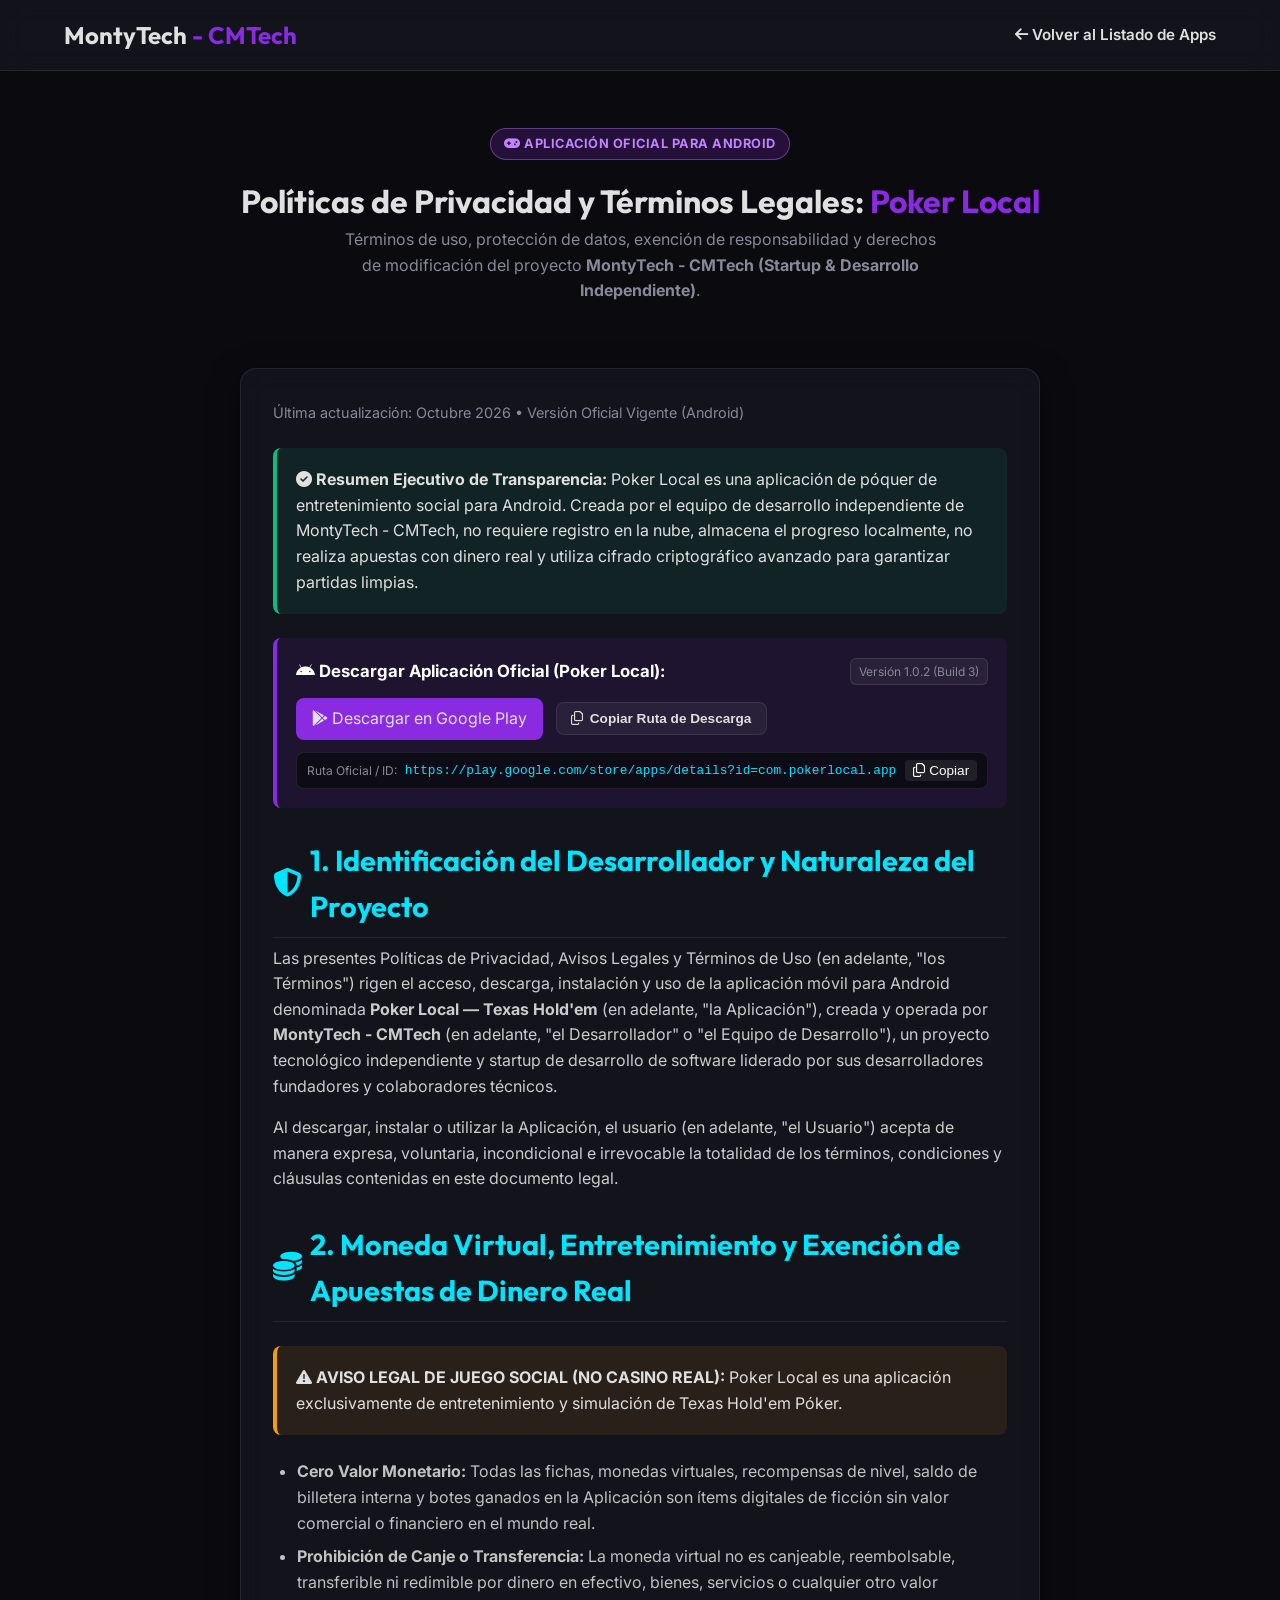
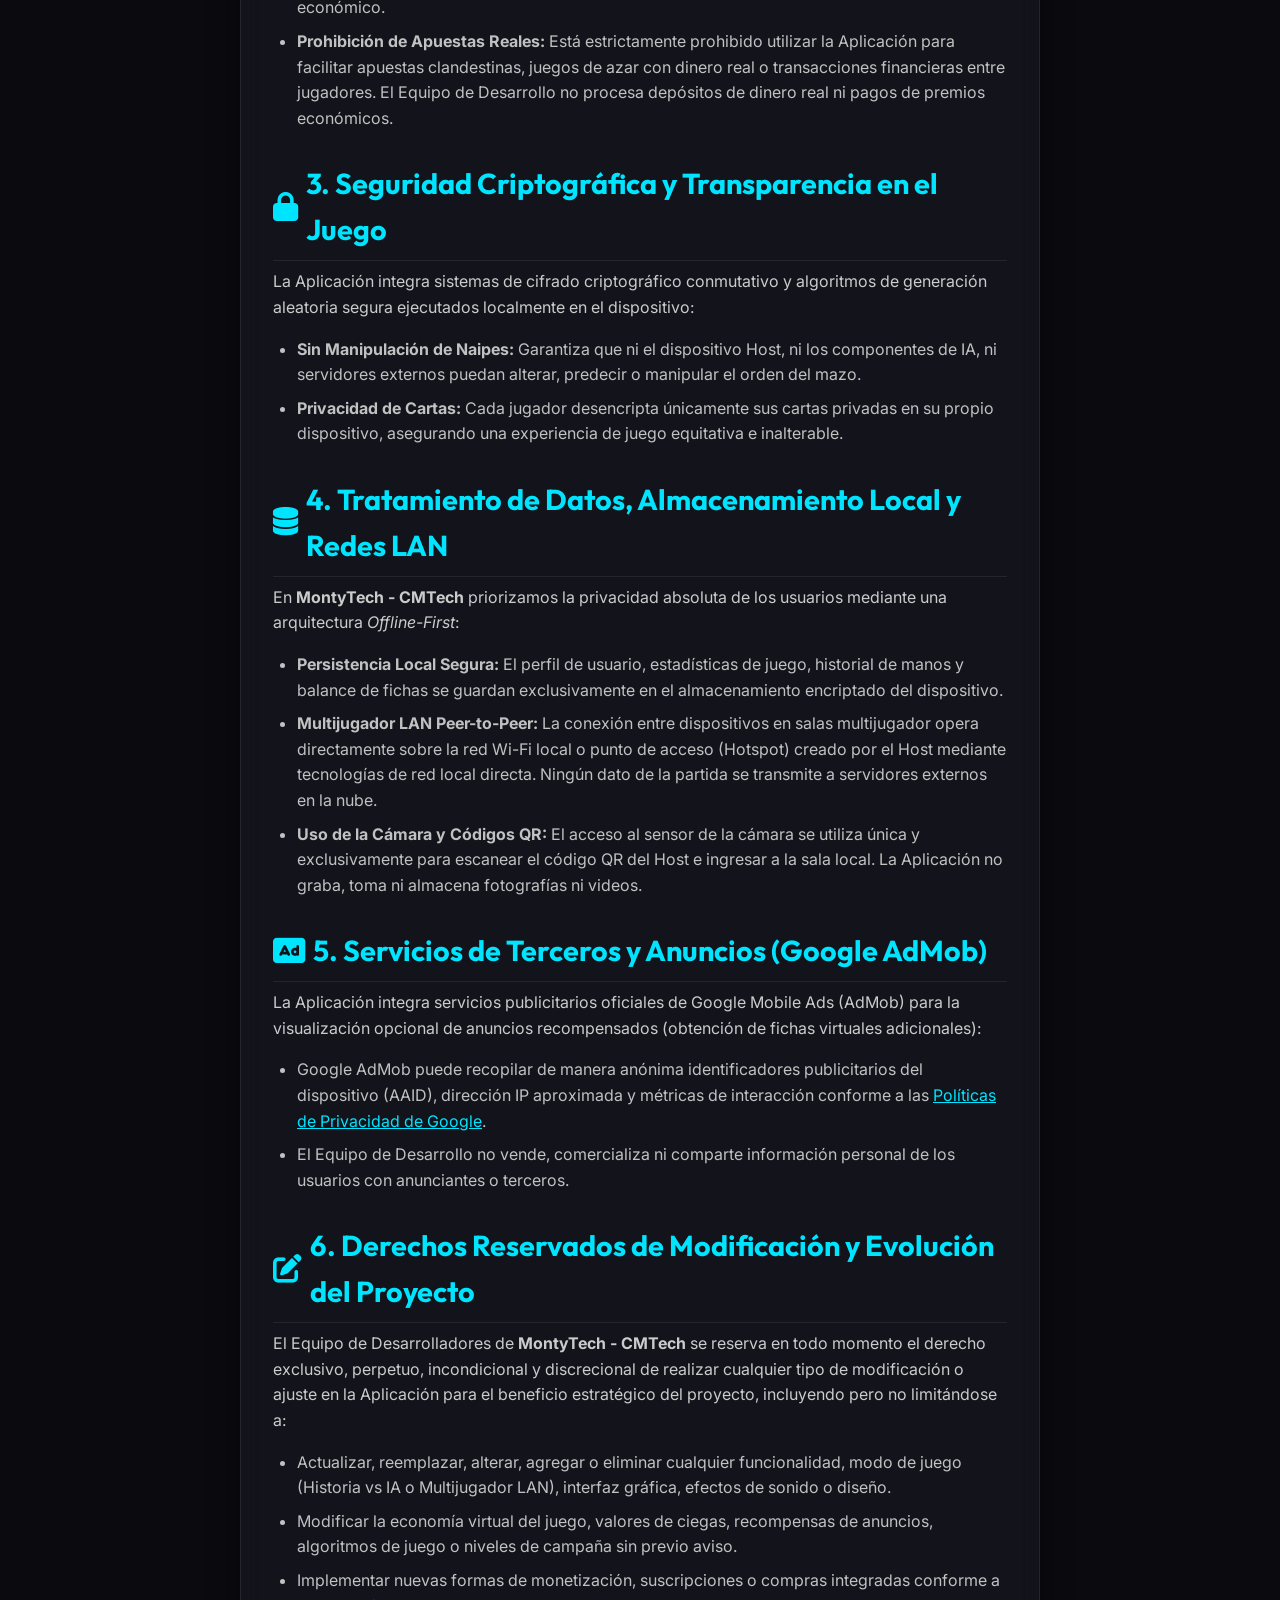
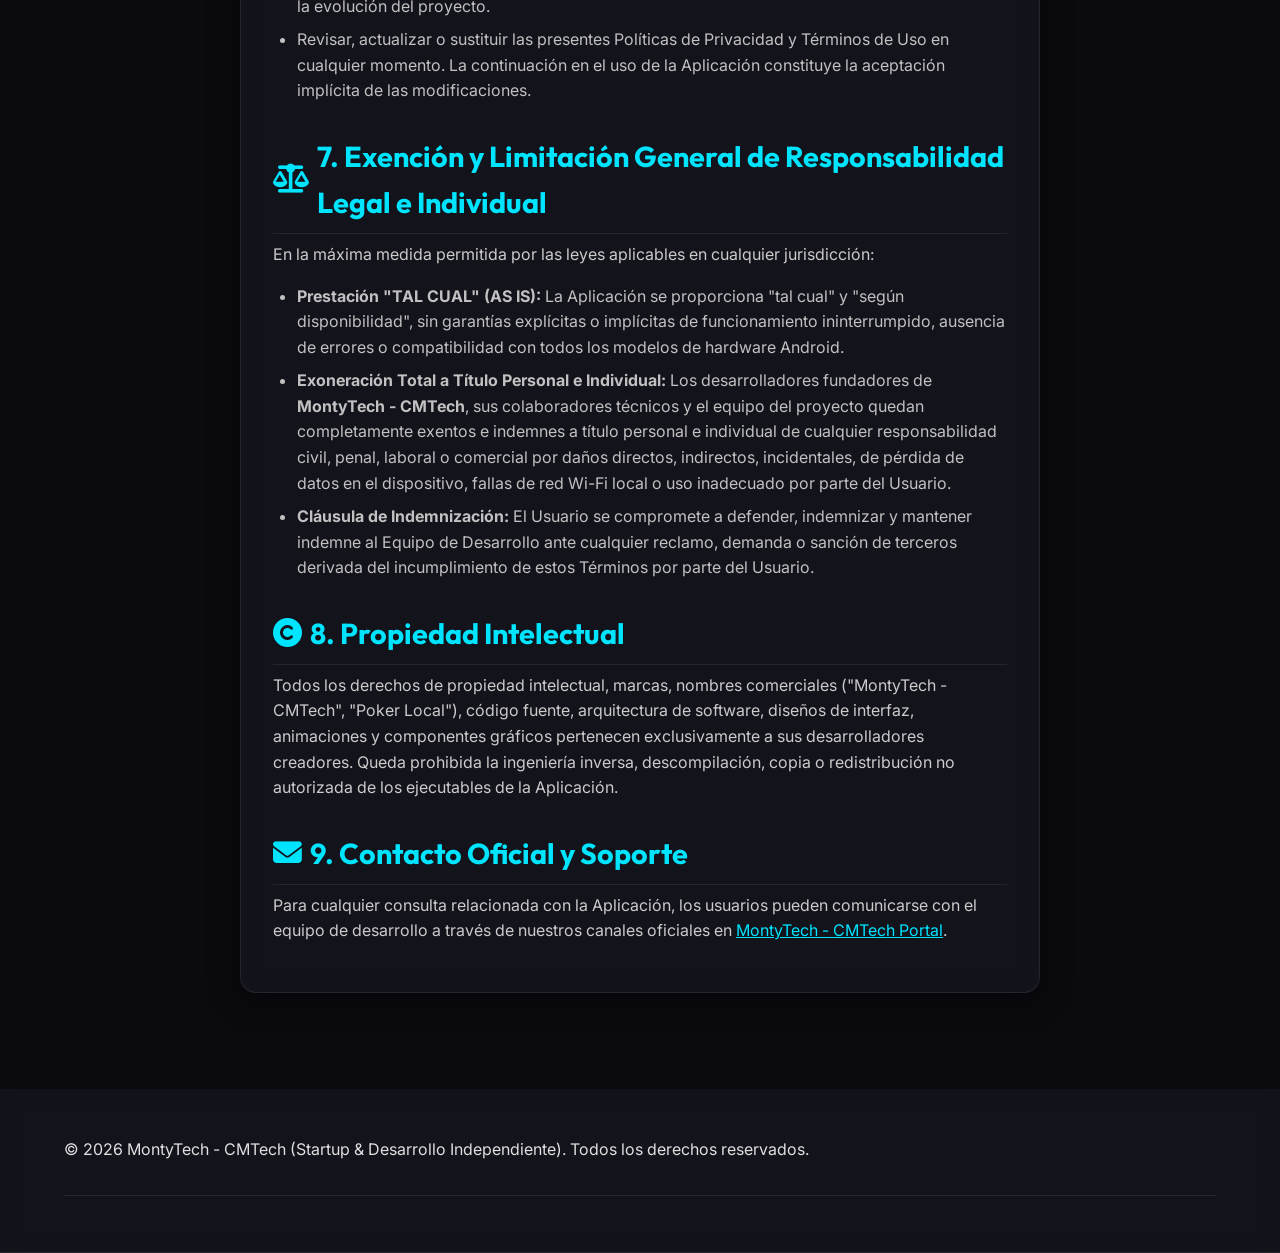
<file: politicas/poker-local/index.html>
<!DOCTYPE html>
<html lang="es">
<head>
    <meta charset="UTF-8">
    <meta name="viewport" content="width=device-width, initial-scale=1.0">
    <title>Políticas de Privacidad y Términos de Uso - Poker Local | MontyTech - CMTech</title>
    <link rel="stylesheet" href="../../css/style.css">
    <link rel="stylesheet" href="https://cdnjs.cloudflare.com/ajax/libs/font-awesome/6.5.1/css/all.min.css">
    <link rel="preconnect" href="https://fonts.googleapis.com">
    <link rel="preconnect" href="https://fonts.gstatic.com" crossorigin>
    <link href="https://fonts.googleapis.com/css2?family=Inter:wght@300;400;600;800&family=Outfit:wght@400;700&display=swap" rel="stylesheet">
</head>
<body class="dark-theme">
    <nav class="navbar glass">
        <div class="logo">MontyTech<span class="highlight"> - CMTech</span></div>
        <ul class="nav-links">
            <li><a href="../../politicas.html"><i class="fa-solid fa-arrow-left"></i> Volver al Listado de Apps</a></li>
        </ul>
    </nav>

    <main class="page-content section-padding">
        <div class="section-title fade-in">
            <span class="policy-badge badge-legal"><i class="fa-solid fa-gamepad"></i> Aplicación Oficial para Android</span>
            <h1>Políticas de Privacidad y Términos Legales: <span class="highlight">Poker Local</span></h1>
            <p>Términos de uso, protección de datos, exención de responsabilidad y derechos de modificación del proyecto <strong>MontyTech - CMTech (Startup & Desarrollo Independiente)</strong>.</p>
        </div>

        <div class="policies-list">
            <article class="policy-card glass-card slide-up visible">
                <div class="policy-meta">Última actualización: Octubre 2026 • Versión Oficial Vigente (Android)</div>
                <div class="policy-text">
                    
                    <div class="legal-callout success">
                        <strong><i class="fa-solid fa-circle-check"></i> Resumen Ejecutivo de Transparencia:</strong> Poker Local es una aplicación de póquer de entretenimiento social para Android. Creada por el equipo de desarrollo independiente de MontyTech - CMTech, no requiere registro en la nube, almacena el progreso localmente, no realiza apuestas con dinero real y utiliza cifrado criptográfico avanzado para garantizar partidas limpias.
                    </div>

                    <!-- Caja de Descarga de App y Copiar Ruta -->
                    <div class="legal-callout" style="border-left-color: var(--primary); background: rgba(138, 43, 226, 0.1);">
                        <div style="display: flex; justify-content: space-between; align-items: center; flex-wrap: wrap; gap: 0.5rem; margin-bottom: 0.8rem;">
                            <strong style="color: #fff; font-size: 1.05rem;"><i class="fa-brands fa-android"></i> Descargar Aplicación Oficial (Poker Local):</strong>
                            <span class="app-version-tag" id="app-version-display">Versión 1.0.2 (Build 3)</span>
                        </div>
                        
                        <div class="app-actions-group" style="margin-top: 0.5rem; margin-bottom: 0.8rem;">
                            <a href="https://play.google.com/store/apps/details?id=com.pokerlocal.app" target="_blank" rel="noopener" class="btn-primary-sm" id="btn-playstore-link">
                                <i class="fa-brands fa-google-play"></i> Descargar en Google Play
                            </a>
                            <button type="button" class="btn-secondary-sm" onclick="copyToClipboard('https://play.google.com/store/apps/details?id=com.pokerlocal.app', 'Ruta de Poker Local copiada')">
                                <i class="fa-regular fa-copy"></i> Copiar Ruta de Descarga
                            </button>
                        </div>

                        <div class="copy-path-box">
                            <span class="copy-label">Ruta Oficial / ID:</span>
                            <input type="text" readonly value="https://play.google.com/store/apps/details?id=com.pokerlocal.app" class="copy-input" id="path-input-poker">
                            <button type="button" class="btn-copy-icon" onclick="copyToClipboard('https://play.google.com/store/apps/details?id=com.pokerlocal.app', 'Ruta copiada')" title="Copiar ruta">
                                <i class="fa-regular fa-copy"></i> Copiar
                            </button>
                        </div>
                    </div>

                    <h2 class="policy-section-title"><i class="fa-solid fa-shield-halved"></i> 1. Identificación del Desarrollador y Naturaleza del Proyecto</h2>
                    <p>Las presentes Políticas de Privacidad, Avisos Legales y Términos de Uso (en adelante, "los Términos") rigen el acceso, descarga, instalación y uso de la aplicación móvil para Android denominada <strong>Poker Local — Texas Hold'em</strong> (en adelante, "la Aplicación"), creada y operada por <strong>MontyTech - CMTech</strong> (en adelante, "el Desarrollador" o "el Equipo de Desarrollo"), un proyecto tecnológico independiente y startup de desarrollo de software liderado por sus desarrolladores fundadores y colaboradores técnicos.</p>
                    <p>Al descargar, instalar o utilizar la Aplicación, el usuario (en adelante, "el Usuario") acepta de manera expresa, voluntaria, incondicional e irrevocable la totalidad de los términos, condiciones y cláusulas contenidas en este documento legal.</p>

                    <h2 class="policy-section-title"><i class="fa-solid fa-coins"></i> 2. Moneda Virtual, Entretenimiento y Exención de Apuestas de Dinero Real</h2>
                    <div class="legal-callout warning">
                        <strong><i class="fa-solid fa-triangle-exclamation"></i> AVISO LEGAL DE JUEGO SOCIAL (NO CASINO REAL):</strong> Poker Local es una aplicación exclusivamente de entretenimiento y simulación de Texas Hold'em Póker.
                    </div>
                    <ul>
                        <li><strong>Cero Valor Monetario:</strong> Todas las fichas, monedas virtuales, recompensas de nivel, saldo de billetera interna y botes ganados en la Aplicación son ítems digitales de ficción sin valor comercial o financiero en el mundo real.</li>
                        <li><strong>Prohibición de Canje o Transferencia:</strong> La moneda virtual no es canjeable, reembolsable, transferible ni redimible por dinero en efectivo, bienes, servicios o cualquier otro valor económico.</li>
                        <li><strong>Prohibición de Apuestas Reales:</strong> Está estrictamente prohibido utilizar la Aplicación para facilitar apuestas clandestinas, juegos de azar con dinero real o transacciones financieras entre jugadores. El Equipo de Desarrollo no procesa depósitos de dinero real ni pagos de premios económicos.</li>
                    </ul>

                    <h2 class="policy-section-title"><i class="fa-solid fa-lock"></i> 3. Seguridad Criptográfica y Transparencia en el Juego</h2>
                    <p>La Aplicación integra sistemas de cifrado criptográfico conmutativo y algoritmos de generación aleatoria segura ejecutados localmente en el dispositivo:</p>
                    <ul>
                        <li><strong>Sin Manipulación de Naipes:</strong> Garantiza que ni el dispositivo Host, ni los componentes de IA, ni servidores externos puedan alterar, predecir o manipular el orden del mazo.</li>
                        <li><strong>Privacidad de Cartas:</strong> Cada jugador desencripta únicamente sus cartas privadas en su propio dispositivo, asegurando una experiencia de juego equitativa e inalterable.</li>
                    </ul>

                    <h2 class="policy-section-title"><i class="fa-solid fa-database"></i> 4. Tratamiento de Datos, Almacenamiento Local y Redes LAN</h2>
                    <p>En <strong>MontyTech - CMTech</strong> priorizamos la privacidad absoluta de los usuarios mediante una arquitectura <em>Offline-First</em>:</p>
                    <ul>
                        <li><strong>Persistencia Local Segura:</strong> El perfil de usuario, estadísticas de juego, historial de manos y balance de fichas se guardan exclusivamente en el almacenamiento encriptado del dispositivo.</li>
                        <li><strong>Multijugador LAN Peer-to-Peer:</strong> La conexión entre dispositivos en salas multijugador opera directamente sobre la red Wi-Fi local o punto de acceso (Hotspot) creado por el Host mediante tecnologías de red local directa. Ningún dato de la partida se transmite a servidores externos en la nube.</li>
                        <li><strong>Uso de la Cámara y Códigos QR:</strong> El acceso al sensor de la cámara se utiliza única y exclusivamente para escanear el código QR del Host e ingresar a la sala local. La Aplicación no graba, toma ni almacena fotografías ni videos.</li>
                    </ul>

                    <h2 class="policy-section-title"><i class="fa-solid fa-ad"></i> 5. Servicios de Terceros y Anuncios (Google AdMob)</h2>
                    <p>La Aplicación integra servicios publicitarios oficiales de Google Mobile Ads (AdMob) para la visualización opcional de anuncios recompensados (obtención de fichas virtuales adicionales):</p>
                    <ul>
                        <li>Google AdMob puede recopilar de manera anónima identificadores publicitarios del dispositivo (AAID), dirección IP aproximada y métricas de interacción conforme a las <a href="https://policies.google.com/privacy" target="_blank" rel="noopener" style="color: var(--secondary); text-decoration: underline;">Políticas de Privacidad de Google</a>.</li>
                        <li>El Equipo de Desarrollo no vende, comercializa ni comparte información personal de los usuarios con anunciantes o terceros.</li>
                    </ul>

                    <h2 class="policy-section-title"><i class="fa-solid fa-pen-to-square"></i> 6. Derechos Reservados de Modificación y Evolución del Proyecto</h2>
                    <p>El Equipo de Desarrolladores de <strong>MontyTech - CMTech</strong> se reserva en todo momento el derecho exclusivo, perpetuo, incondicional y discrecional de realizar cualquier tipo de modificación o ajuste en la Aplicación para el beneficio estratégico del proyecto, incluyendo pero no limitándose a:</p>
                    <ul>
                        <li>Actualizar, reemplazar, alterar, agregar o eliminar cualquier funcionalidad, modo de juego (Historia vs IA o Multijugador LAN), interfaz gráfica, efectos de sonido o diseño.</li>
                        <li>Modificar la economía virtual del juego, valores de ciegas, recompensas de anuncios, algoritmos de juego o niveles de campaña sin previo aviso.</li>
                        <li>Implementar nuevas formas de monetización, suscripciones o compras integradas conforme a la evolución del proyecto.</li>
                        <li>Revisar, actualizar o sustituir las presentes Políticas de Privacidad y Términos de Uso en cualquier momento. La continuación en el uso de la Aplicación constituye la aceptación implícita de las modificaciones.</li>
                    </ul>

                    <h2 class="policy-section-title"><i class="fa-solid fa-scale-balanced"></i> 7. Exención y Limitación General de Responsabilidad Legal e Individual</h2>
                    <p>En la máxima medida permitida por las leyes aplicables en cualquier jurisdicción:</p>
                    <ul>
                        <li><strong>Prestación "TAL CUAL" (AS IS):</strong> La Aplicación se proporciona "tal cual" y "según disponibilidad", sin garantías explícitas o implícitas de funcionamiento ininterrumpido, ausencia de errores o compatibilidad con todos los modelos de hardware Android.</li>
                        <li><strong>Exoneración Total a Título Personal e Individual:</strong> Los desarrolladores fundadores de <strong>MontyTech - CMTech</strong>, sus colaboradores técnicos y el equipo del proyecto quedan completamente exentos e indemnes a título personal e individual de cualquier responsabilidad civil, penal, laboral o comercial por daños directos, indirectos, incidentales, de pérdida de datos en el dispositivo, fallas de red Wi-Fi local o uso inadecuado por parte del Usuario.</li>
                        <li><strong>Cláusula de Indemnización:</strong> El Usuario se compromete a defender, indemnizar y mantener indemne al Equipo de Desarrollo ante cualquier reclamo, demanda o sanción de terceros derivada del incumplimiento de estos Términos por parte del Usuario.</li>
                    </ul>

                    <h2 class="policy-section-title"><i class="fa-solid fa-copyright"></i> 8. Propiedad Intelectual</h2>
                    <p>Todos los derechos de propiedad intelectual, marcas, nombres comerciales ("MontyTech - CMTech", "Poker Local"), código fuente, arquitectura de software, diseños de interfaz, animaciones y componentes gráficos pertenecen exclusivamente a sus desarrolladores creadores. Queda prohibida la ingeniería inversa, descompilación, copia o redistribución no autorizada de los ejecutables de la Aplicación.</p>

                    <h2 class="policy-section-title"><i class="fa-solid fa-envelope"></i> 9. Contacto Oficial y Soporte</h2>
                    <p>Para cualquier consulta relacionada con la Aplicación, los usuarios pueden comunicarse con el equipo de desarrollo a través de nuestros canales oficiales en <a href="../../index.html" style="color: var(--secondary); text-decoration: underline;">MontyTech - CMTech Portal</a>.</p>

                </div>
            </article>
        </div>
    </main>

    <footer class="footer glass">
        <div class="footer-content">
            <p>&copy; 2026 MontyTech - CMTech (Startup & Desarrollo Independiente). Todos los derechos reservados.</p>
        </div>
    </footer>

    <!-- Carga de scripts modular por app -->
    <script src="./config.js"></script>
    <script src="../../js/apps.js"></script>
    <script src="../../js/main.js"></script>
</body>
</html>
</file>
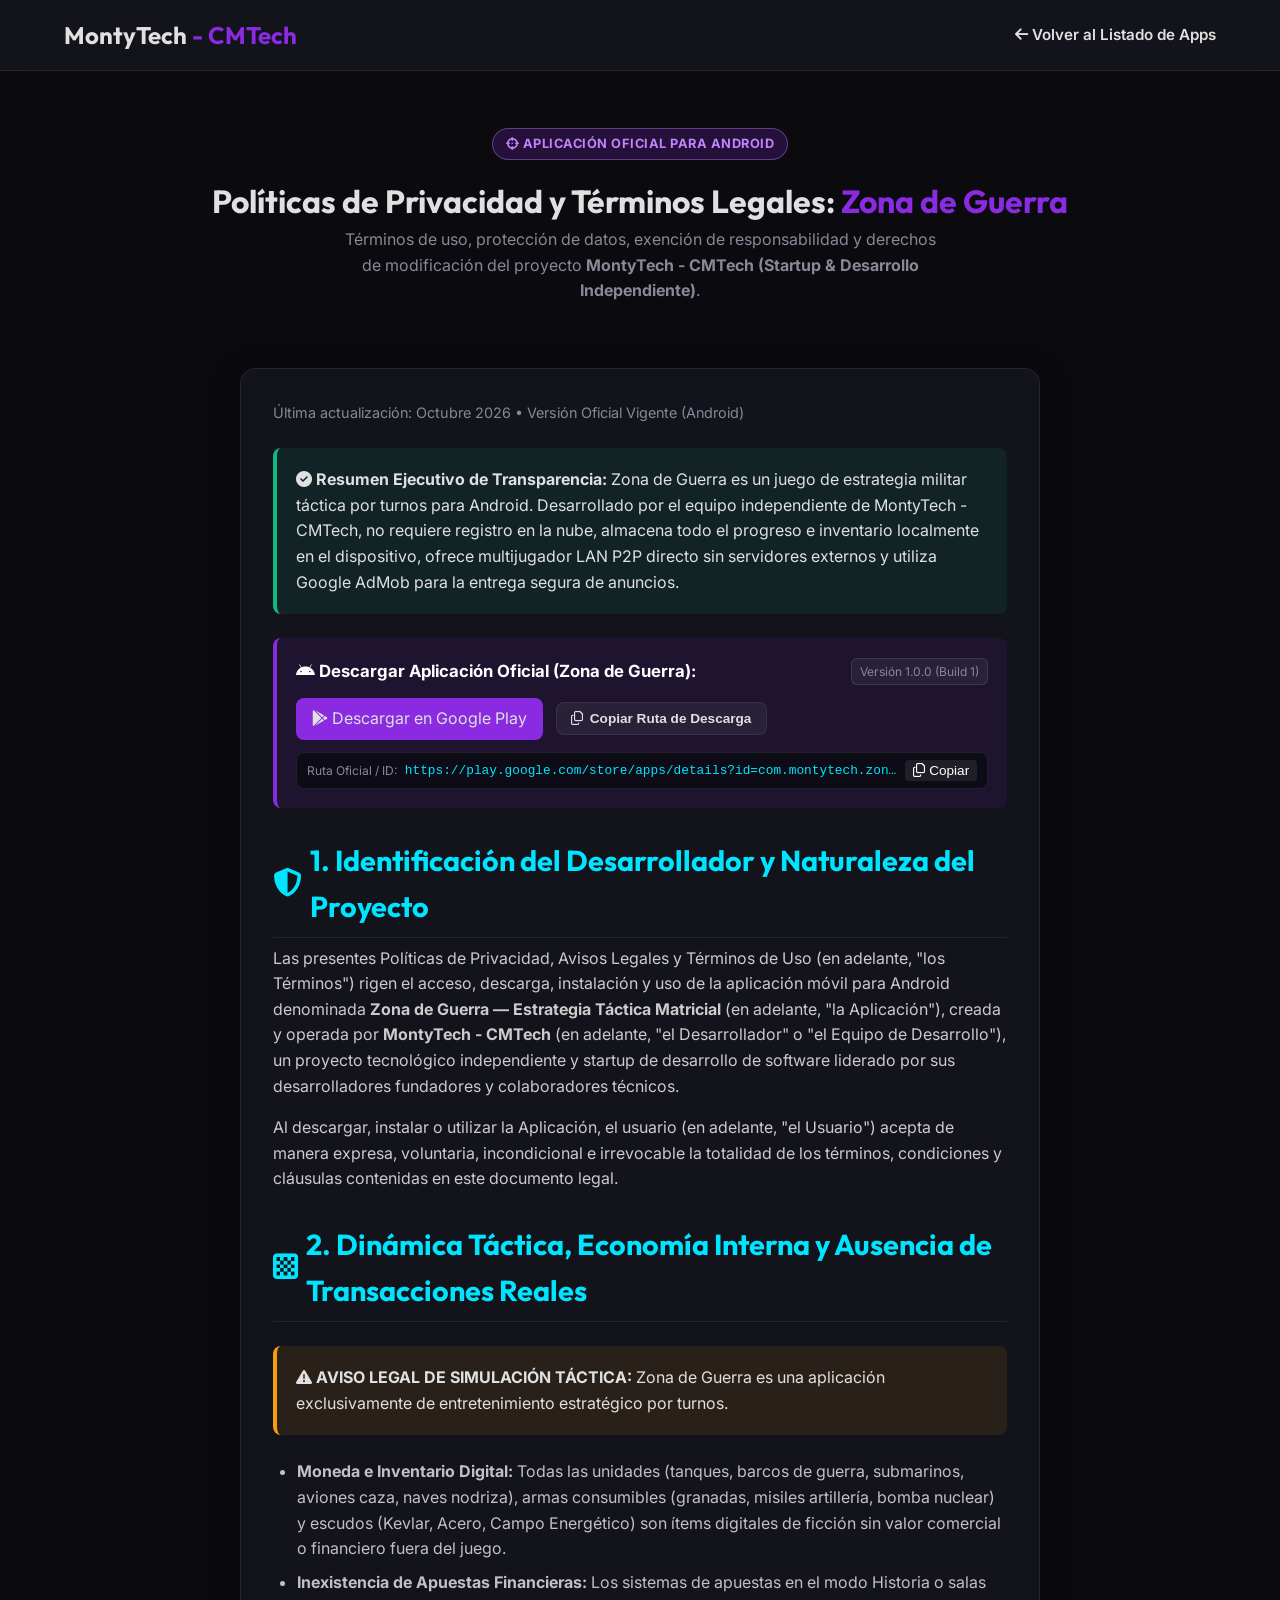
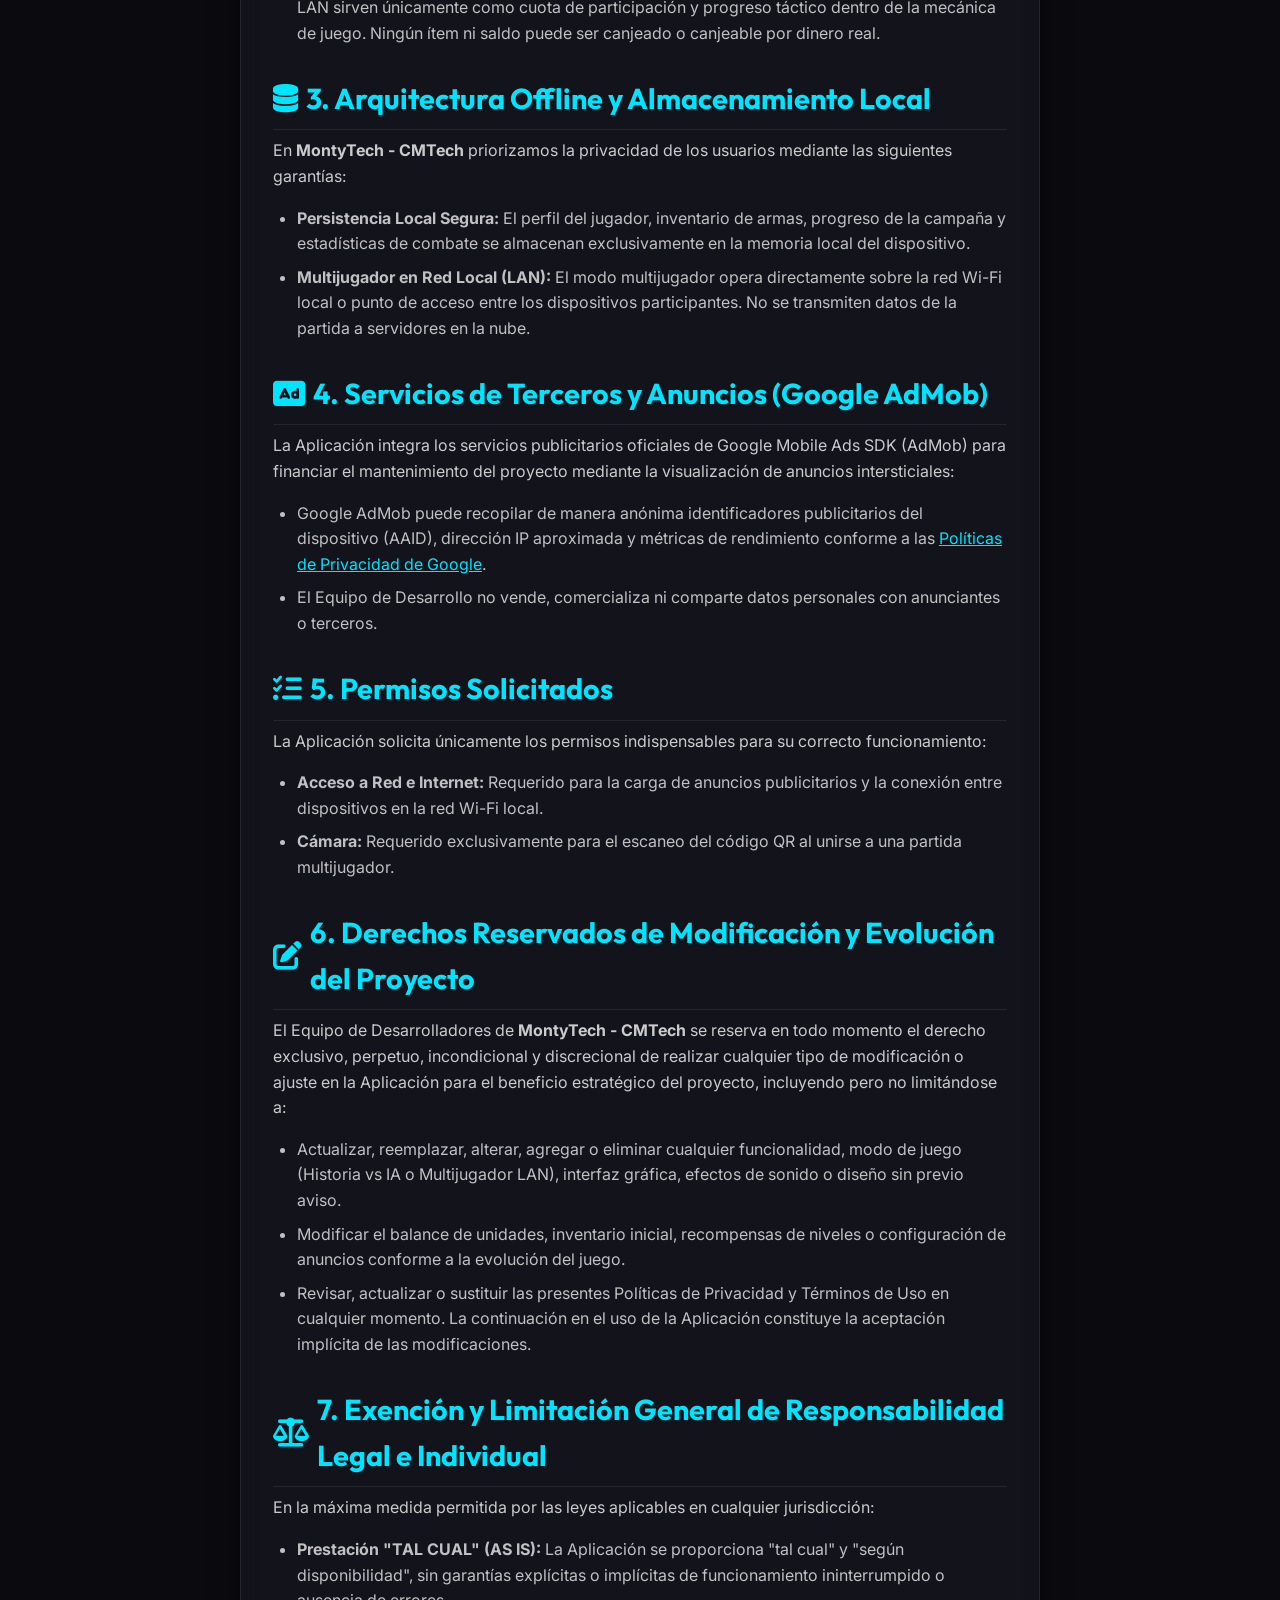
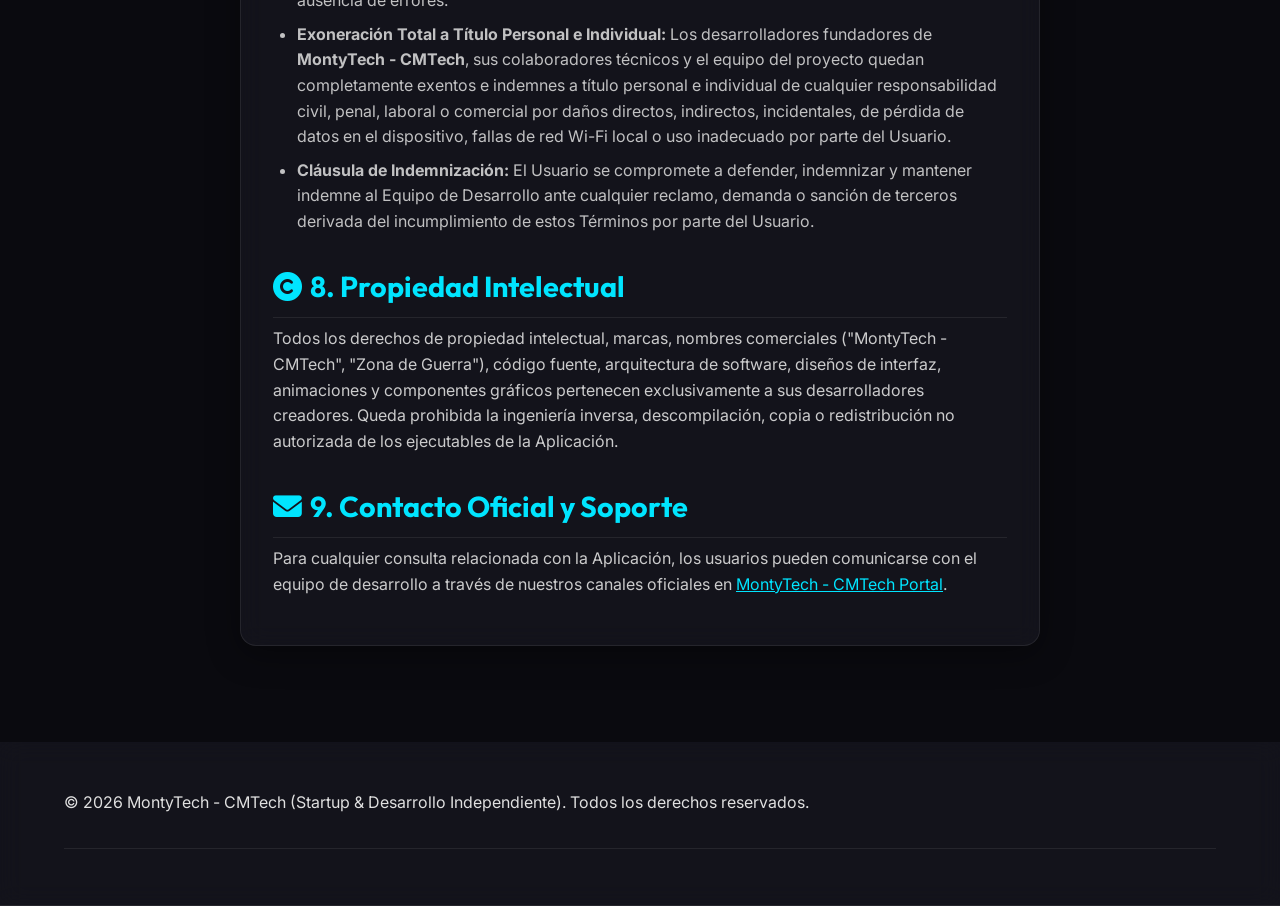
<file: politicas/zona-guerra/index.html>
<!DOCTYPE html>
<html lang="es">
<head>
    <meta charset="UTF-8">
    <meta name="viewport" content="width=device-width, initial-scale=1.0">
    <title>Políticas de Privacidad y Términos de Uso - Zona de Guerra | MontyTech - CMTech</title>
    <link rel="stylesheet" href="../../css/style.css">
    <link rel="stylesheet" href="https://cdnjs.cloudflare.com/ajax/libs/font-awesome/6.5.1/css/all.min.css">
    <link rel="preconnect" href="https://fonts.googleapis.com">
    <link rel="preconnect" href="https://fonts.gstatic.com" crossorigin>
    <link href="https://fonts.googleapis.com/css2?family=Inter:wght@300;400;600;800&family=Outfit:wght@400;700&display=swap" rel="stylesheet">
</head>
<body class="dark-theme">
    <nav class="navbar glass">
        <div class="logo">MontyTech<span class="highlight"> - CMTech</span></div>
        <ul class="nav-links">
            <li><a href="../../politicas.html"><i class="fa-solid fa-arrow-left"></i> Volver al Listado de Apps</a></li>
        </ul>
    </nav>

    <main class="page-content section-padding">
        <div class="section-title fade-in">
            <span class="policy-badge badge-legal"><i class="fa-solid fa-crosshairs"></i> Aplicación Oficial para Android</span>
            <h1>Políticas de Privacidad y Términos Legales: <span class="highlight">Zona de Guerra</span></h1>
            <p>Términos de uso, protección de datos, exención de responsabilidad y derechos de modificación del proyecto <strong>MontyTech - CMTech (Startup & Desarrollo Independiente)</strong>.</p>
        </div>

        <div class="policies-list">
            <article class="policy-card glass-card slide-up visible">
                <div class="policy-meta">Última actualización: Octubre 2026 • Versión Oficial Vigente (Android)</div>
                <div class="policy-text">
                    
                    <div class="legal-callout success">
                        <strong><i class="fa-solid fa-circle-check"></i> Resumen Ejecutivo de Transparencia:</strong> Zona de Guerra es un juego de estrategia militar táctica por turnos para Android. Desarrollado por el equipo independiente de MontyTech - CMTech, no requiere registro en la nube, almacena todo el progreso e inventario localmente en el dispositivo, ofrece multijugador LAN P2P directo sin servidores externos y utiliza Google AdMob para la entrega segura de anuncios.
                    </div>

                    <!-- Caja de Descarga de App y Copiar Ruta -->
                    <div class="legal-callout" style="border-left-color: var(--primary); background: rgba(138, 43, 226, 0.1);">
                        <div style="display: flex; justify-content: space-between; align-items: center; flex-wrap: wrap; gap: 0.5rem; margin-bottom: 0.8rem;">
                            <strong style="color: #fff; font-size: 1.05rem;"><i class="fa-brands fa-android"></i> Descargar Aplicación Oficial (Zona de Guerra):</strong>
                            <span class="app-version-tag" id="app-version-display">Versión 1.0.0 (Build 1)</span>
                        </div>
                        
                        <div class="app-actions-group" style="margin-top: 0.5rem; margin-bottom: 0.8rem;">
                            <a href="https://play.google.com/store/apps/details?id=com.montytech.zonadeguerra" target="_blank" rel="noopener" class="btn-primary-sm" id="btn-playstore-link">
                                <i class="fa-brands fa-google-play"></i> Descargar en Google Play
                            </a>
                            <button type="button" class="btn-secondary-sm" onclick="copyToClipboard('https://play.google.com/store/apps/details?id=com.montytech.zonadeguerra', 'Ruta de Zona de Guerra copiada')">
                                <i class="fa-regular fa-copy"></i> Copiar Ruta de Descarga
                            </button>
                        </div>

                        <div class="copy-path-box">
                            <span class="copy-label">Ruta Oficial / ID:</span>
                            <input type="text" readonly value="https://play.google.com/store/apps/details?id=com.montytech.zonadeguerra" class="copy-input" id="path-input-zonaguerra">
                            <button type="button" class="btn-copy-icon" onclick="copyToClipboard('https://play.google.com/store/apps/details?id=com.montytech.zonadeguerra', 'Ruta copiada')" title="Copiar ruta">
                                <i class="fa-regular fa-copy"></i> Copiar
                            </button>
                        </div>
                    </div>

                    <h2 class="policy-section-title"><i class="fa-solid fa-shield-halved"></i> 1. Identificación del Desarrollador y Naturaleza del Proyecto</h2>
                    <p>Las presentes Políticas de Privacidad, Avisos Legales y Términos de Uso (en adelante, "los Términos") rigen el acceso, descarga, instalación y uso de la aplicación móvil para Android denominada <strong>Zona de Guerra — Estrategia Táctica Matricial</strong> (en adelante, "la Aplicación"), creada y operada por <strong>MontyTech - CMTech</strong> (en adelante, "el Desarrollador" o "el Equipo de Desarrollo"), un proyecto tecnológico independiente y startup de desarrollo de software liderado por sus desarrolladores fundadores y colaboradores técnicos.</p>
                    <p>Al descargar, instalar o utilizar la Aplicación, el usuario (en adelante, "el Usuario") acepta de manera expresa, voluntaria, incondicional e irrevocable la totalidad de los términos, condiciones y cláusulas contenidas en este documento legal.</p>

                    <h2 class="policy-section-title"><i class="fa-solid fa-chess-board"></i> 2. Dinámica Táctica, Economía Interna y Ausencia de Transacciones Reales</h2>
                    <div class="legal-callout warning">
                        <strong><i class="fa-solid fa-triangle-exclamation"></i> AVISO LEGAL DE SIMULACIÓN TÁCTICA:</strong> Zona de Guerra es una aplicación exclusivamente de entretenimiento estratégico por turnos.
                    </div>
                    <ul>
                        <li><strong>Moneda e Inventario Digital:</strong> Todas las unidades (tanques, barcos de guerra, submarinos, aviones caza, naves nodriza), armas consumibles (granadas, misiles artillería, bomba nuclear) y escudos (Kevlar, Acero, Campo Energético) son ítems digitales de ficción sin valor comercial o financiero fuera del juego.</li>
                        <li><strong>Inexistencia de Apuestas Financieras:</strong> Los sistemas de apuestas en el modo Historia o salas LAN sirven únicamente como cuota de participación y progreso táctico dentro de la mecánica de juego. Ningún ítem ni saldo puede ser canjeado o canjeable por dinero real.</li>
                    </ul>

                    <h2 class="policy-section-title"><i class="fa-solid fa-database"></i> 3. Arquitectura Offline y Almacenamiento Local</h2>
                    <p>En <strong>MontyTech - CMTech</strong> priorizamos la privacidad de los usuarios mediante las siguientes garantías:</p>
                    <ul>
                        <li><strong>Persistencia Local Segura:</strong> El perfil del jugador, inventario de armas, progreso de la campaña y estadísticas de combate se almacenan exclusivamente en la memoria local del dispositivo.</li>
                        <li><strong>Multijugador en Red Local (LAN):</strong> El modo multijugador opera directamente sobre la red Wi-Fi local o punto de acceso entre los dispositivos participantes. No se transmiten datos de la partida a servidores en la nube.</li>
                    </ul>

                    <h2 class="policy-section-title"><i class="fa-solid fa-ad"></i> 4. Servicios de Terceros y Anuncios (Google AdMob)</h2>
                    <p>La Aplicación integra los servicios publicitarios oficiales de Google Mobile Ads SDK (AdMob) para financiar el mantenimiento del proyecto mediante la visualización de anuncios intersticiales:</p>
                    <ul>
                        <li>Google AdMob puede recopilar de manera anónima identificadores publicitarios del dispositivo (AAID), dirección IP aproximada y métricas de rendimiento conforme a las <a href="https://policies.google.com/privacy" target="_blank" rel="noopener" style="color: var(--secondary); text-decoration: underline;">Políticas de Privacidad de Google</a>.</li>
                        <li>El Equipo de Desarrollo no vende, comercializa ni comparte datos personales con anunciantes o terceros.</li>
                    </ul>

                    <h2 class="policy-section-title"><i class="fa-solid fa-list-check"></i> 5. Permisos Solicitados</h2>
                    <p>La Aplicación solicita únicamente los permisos indispensables para su correcto funcionamiento:</p>
                    <ul>
                        <li><strong>Acceso a Red e Internet:</strong> Requerido para la carga de anuncios publicitarios y la conexión entre dispositivos en la red Wi-Fi local.</li>
                        <li><strong>Cámara:</strong> Requerido exclusivamente para el escaneo del código QR al unirse a una partida multijugador.</li>
                    </ul>

                    <h2 class="policy-section-title"><i class="fa-solid fa-pen-to-square"></i> 6. Derechos Reservados de Modificación y Evolución del Proyecto</h2>
                    <p>El Equipo de Desarrolladores de <strong>MontyTech - CMTech</strong> se reserva en todo momento el derecho exclusivo, perpetuo, incondicional y discrecional de realizar cualquier tipo de modificación o ajuste en la Aplicación para el beneficio estratégico del proyecto, incluyendo pero no limitándose a:</p>
                    <ul>
                        <li>Actualizar, reemplazar, alterar, agregar o eliminar cualquier funcionalidad, modo de juego (Historia vs IA o Multijugador LAN), interfaz gráfica, efectos de sonido o diseño sin previo aviso.</li>
                        <li>Modificar el balance de unidades, inventario inicial, recompensas de niveles o configuración de anuncios conforme a la evolución del juego.</li>
                        <li>Revisar, actualizar o sustituir las presentes Políticas de Privacidad y Términos de Uso en cualquier momento. La continuación en el uso de la Aplicación constituye la aceptación implícita de las modificaciones.</li>
                    </ul>

                    <h2 class="policy-section-title"><i class="fa-solid fa-scale-balanced"></i> 7. Exención y Limitación General de Responsabilidad Legal e Individual</h2>
                    <p>En la máxima medida permitida por las leyes aplicables en cualquier jurisdicción:</p>
                    <ul>
                        <li><strong>Prestación "TAL CUAL" (AS IS):</strong> La Aplicación se proporciona "tal cual" y "según disponibilidad", sin garantías explícitas o implícitas de funcionamiento ininterrumpido o ausencia de errores.</li>
                        <li><strong>Exoneración Total a Título Personal e Individual:</strong> Los desarrolladores fundadores de <strong>MontyTech - CMTech</strong>, sus colaboradores técnicos y el equipo del proyecto quedan completamente exentos e indemnes a título personal e individual de cualquier responsabilidad civil, penal, laboral o comercial por daños directos, indirectos, incidentales, de pérdida de datos en el dispositivo, fallas de red Wi-Fi local o uso inadecuado por parte del Usuario.</li>
                        <li><strong>Cláusula de Indemnización:</strong> El Usuario se compromete a defender, indemnizar y mantener indemne al Equipo de Desarrollo ante cualquier reclamo, demanda o sanción de terceros derivada del incumplimiento de estos Términos por parte del Usuario.</li>
                    </ul>

                    <h2 class="policy-section-title"><i class="fa-solid fa-copyright"></i> 8. Propiedad Intelectual</h2>
                    <p>Todos los derechos de propiedad intelectual, marcas, nombres comerciales ("MontyTech - CMTech", "Zona de Guerra"), código fuente, arquitectura de software, diseños de interfaz, animaciones y componentes gráficos pertenecen exclusivamente a sus desarrolladores creadores. Queda prohibida la ingeniería inversa, descompilación, copia o redistribución no autorizada de los ejecutables de la Aplicación.</p>

                    <h2 class="policy-section-title"><i class="fa-solid fa-envelope"></i> 9. Contacto Oficial y Soporte</h2>
                    <p>Para cualquier consulta relacionada con la Aplicación, los usuarios pueden comunicarse con el equipo de desarrollo a través de nuestros canales oficiales en <a href="../../index.html" style="color: var(--secondary); text-decoration: underline;">MontyTech - CMTech Portal</a>.</p>

                </div>
            </article>
        </div>
    </main>

    <footer class="footer glass">
        <div class="footer-content">
            <p>&copy; 2026 MontyTech - CMTech (Startup &amp; Desarrollo Independiente). Todos los derechos reservados.</p>
        </div>
    </footer>

    <!-- Script auxiliar de copia -->
    <script>
        function copyToClipboard(text, customMessage) {
            if (!text) return;
            navigator.clipboard.writeText(text).then(() => {
                alert(customMessage || 'Ruta copiada al portapapeles');
            }).catch(() => {
                const input = document.getElementById('path-input-zonaguerra');
                if (input) {
                    input.select();
                    document.execCommand('copy');
                    alert(customMessage || 'Ruta copiada al portapapeles');
                }
            });
        }
    </script>

    <!-- Carga de scripts modular por app -->
    <script src="./config.js"></script>
    <script src="../../js/apps.js"></script>
    <script src="../../js/main.js"></script>
</body>
</html>
</file>
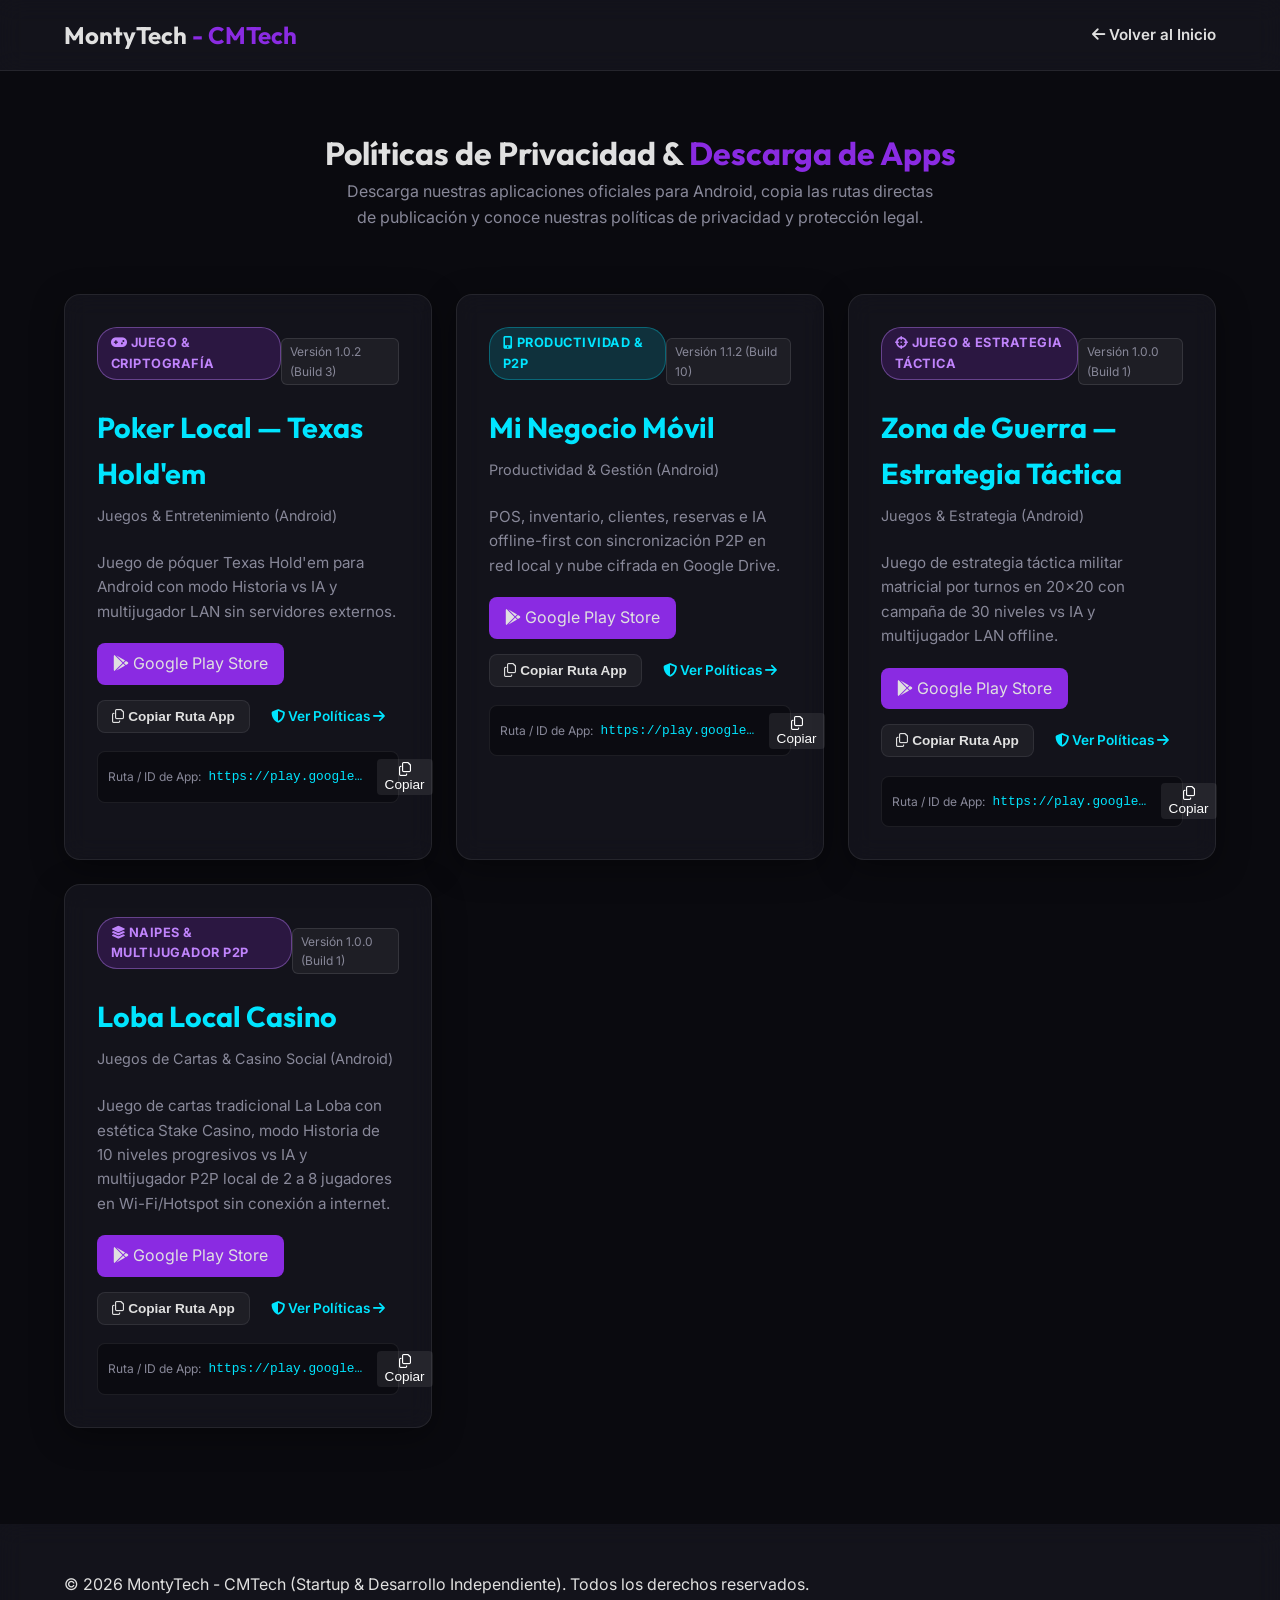
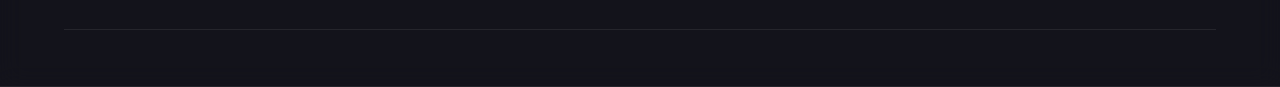
<file: politicas.html>
<!DOCTYPE html>
<html lang="es">
<head>
    <meta charset="UTF-8">
    <meta name="viewport" content="width=device-width, initial-scale=1.0">
    <meta name="google-site-verification" content="TQS7VWQZ41_yjLohgYDzkKaeuayGgujdwLCXLiJ0p5Q" />
    <title>Políticas de Privacidad & Descarga de Apps | MontyTech - CMTech</title>
    <link rel="stylesheet" href="css/style.css">
    <link rel="stylesheet" href="https://cdnjs.cloudflare.com/ajax/libs/font-awesome/6.5.1/css/all.min.css">
    <link rel="preconnect" href="https://fonts.googleapis.com">
    <link rel="preconnect" href="https://fonts.gstatic.com" crossorigin>
    <link href="https://fonts.googleapis.com/css2?family=Inter:wght@300;400;600;800&family=Outfit:wght@400;700&display=swap" rel="stylesheet">
</head>
<body class="dark-theme">
    <nav class="navbar glass">
        <div class="logo">MontyTech<span class="highlight"> - CMTech</span></div>
        <ul class="nav-links">
            <li><a href="index.html"><i class="fa-solid fa-arrow-left"></i> Volver al Inicio</a></li>
        </ul>
    </nav>

    <main class="page-content section-padding">
        <div class="section-title fade-in">
            <h1>Políticas de Privacidad & <span class="highlight">Descarga de Apps</span></h1>
            <p>Descarga nuestras aplicaciones oficiales para Android, copia las rutas directas de publicación y conoce nuestras políticas de privacidad y protección legal.</p>
        </div>

        <!-- Tarjetas de Apps con Descargas y Copia de Rutas -->
        <div id="apps-container" class="policy-grid">
            
            <!-- App 1: Poker Local -->
            <div class="policy-card glass-card slide-up visible">
                <div class="app-card-header">
                    <span class="policy-badge badge-legal"><i class="fa-solid fa-gamepad"></i> Juego & Criptografía</span>
                    <span class="app-version-tag">Versión 1.0.2 (Build 3)</span>
                </div>
                
                <h2>Poker Local — Texas Hold'em</h2>
                <div class="policy-meta">Juegos & Entretenimiento (Android)</div>
                <p style="font-size: 0.95rem; color: var(--text-muted); margin-bottom: 1.2rem;">Juego de póquer Texas Hold'em para Android con modo Historia vs IA y multijugador LAN sin servidores externos.</p>
                
                <div class="app-actions-group">
                    <a href="https://play.google.com/store/apps/details?id=com.pokerlocal.app" target="_blank" rel="noopener" class="btn-primary-sm btn-download">
                        <span><i class="fa-brands fa-google-play"></i> Google Play Store</span>
                    </a>
                    
                    <button type="button" class="btn-secondary-sm btn-copy" onclick="copyToClipboard('https://play.google.com/store/apps/details?id=com.pokerlocal.app', 'Ruta de Google Play copiada')">
                        <span><i class="fa-regular fa-copy"></i> Copiar Ruta App</span>
                    </button>

                    <a href="politicas/poker-local/index.html" class="btn-link-sm">
                        <span><i class="fa-solid fa-shield-halved"></i> Ver Políticas <i class="fa-solid fa-arrow-right"></i></span>
                    </a>
                </div>

                <div class="copy-path-box">
                    <span class="copy-label">Ruta / ID de App:</span>
                    <input type="text" readonly value="https://play.google.com/store/apps/details?id=com.pokerlocal.app" class="copy-input" id="path-input-poker">
                    <button type="button" class="btn-copy-icon" onclick="copyToClipboard('https://play.google.com/store/apps/details?id=com.pokerlocal.app', 'Ruta copiada')" title="Copiar ruta">
                        <i class="fa-regular fa-copy"></i> Copiar
                    </button>
                </div>
            </div>

            <!-- App 2: Mi Negocio Móvil -->
            <div class="policy-card glass-card slide-up visible">
                <div class="app-card-header">
                    <span class="policy-badge badge-android"><i class="fa-solid fa-mobile-screen-button"></i> Productividad & P2P</span>
                    <span class="app-version-tag">Versión 1.1.2 (Build 10)</span>
                </div>
                
                <h2>Mi Negocio Móvil</h2>
                <div class="policy-meta">Productividad & Gestión (Android)</div>
                <p style="font-size: 0.95rem; color: var(--text-muted); margin-bottom: 1.2rem;">POS, inventario, clientes, reservas e IA offline-first con sincronización P2P en red local y nube cifrada en Google Drive.</p>
                
                <div class="app-actions-group">
                    <a href="https://play.google.com/store/apps/details?id=com.motytech.mi_negocio_movil" target="_blank" rel="noopener" class="btn-primary-sm btn-download">
                        <span><i class="fa-brands fa-google-play"></i> Google Play Store</span>
                    </a>
                    
                    <button type="button" class="btn-secondary-sm btn-copy" onclick="copyToClipboard('https://play.google.com/store/apps/details?id=com.motytech.mi_negocio_movil', 'Ruta de Google Play copiada')">
                        <span><i class="fa-regular fa-copy"></i> Copiar Ruta App</span>
                    </button>

                    <a href="politicas/mi-negocio-movil/index.html" class="btn-link-sm">
                        <span><i class="fa-solid fa-shield-halved"></i> Ver Políticas <i class="fa-solid fa-arrow-right"></i></span>
                    </a>
                </div>

                <div class="copy-path-box">
                    <span class="copy-label">Ruta / ID de App:</span>
                    <input type="text" readonly value="https://play.google.com/store/apps/details?id=com.motytech.mi_negocio_movil" class="copy-input" id="path-input-negocio">
                    <button type="button" class="btn-copy-icon" onclick="copyToClipboard('https://play.google.com/store/apps/details?id=com.motytech.mi_negocio_movil', 'Ruta copiada')" title="Copiar ruta">
                        <i class="fa-regular fa-copy"></i> Copiar
                    </button>
                </div>
            </div>

            <!-- App 3: Zona de Guerra -->
            <div class="policy-card glass-card slide-up visible">
                <div class="app-card-header">
                    <span class="policy-badge badge-legal"><i class="fa-solid fa-crosshairs"></i> Juego & Estrategia Táctica</span>
                    <span class="app-version-tag">Versión 1.0.0 (Build 1)</span>
                </div>
                
                <h2>Zona de Guerra — Estrategia Táctica</h2>
                <div class="policy-meta">Juegos & Estrategia (Android)</div>
                <p style="font-size: 0.95rem; color: var(--text-muted); margin-bottom: 1.2rem;">Juego de estrategia táctica militar matricial por turnos en 20x20 con campaña de 30 niveles vs IA y multijugador LAN offline.</p>
                
                <div class="app-actions-group">
                    <a href="https://play.google.com/store/apps/details?id=com.montytech.zonadeguerra" target="_blank" rel="noopener" class="btn-primary-sm btn-download">
                        <span><i class="fa-brands fa-google-play"></i> Google Play Store</span>
                    </a>
                    
                    <button type="button" class="btn-secondary-sm btn-copy" onclick="copyToClipboard('https://play.google.com/store/apps/details?id=com.montytech.zonadeguerra', 'Ruta de Google Play copiada')">
                        <span><i class="fa-regular fa-copy"></i> Copiar Ruta App</span>
                    </button>

                    <a href="politicas/zona-guerra/index.html" class="btn-link-sm">
                        <span><i class="fa-solid fa-shield-halved"></i> Ver Políticas <i class="fa-solid fa-arrow-right"></i></span>
                    </a>
                </div>

                <div class="copy-path-box">
                    <span class="copy-label">Ruta / ID de App:</span>
                    <input type="text" readonly value="https://play.google.com/store/apps/details?id=com.montytech.zonadeguerra" class="copy-input" id="path-input-zonaguerra">
                    <button type="button" class="btn-copy-icon" onclick="copyToClipboard('https://play.google.com/store/apps/details?id=com.montytech.zonadeguerra', 'Ruta copiada')" title="Copiar ruta">
                        <i class="fa-regular fa-copy"></i> Copiar
                    </button>
                </div>
            </div>

            <!-- App 4: Loba Local Casino -->
            <div class="policy-card glass-card slide-up visible">
                <div class="app-card-header">
                    <span class="policy-badge badge-legal"><i class="fa-solid fa-layer-group"></i> Naipes & Multijugador P2P</span>
                    <span class="app-version-tag">Versión 1.0.0 (Build 1)</span>
                </div>
                
                <h2>Loba Local Casino</h2>
                <div class="policy-meta">Juegos de Cartas & Casino Social (Android)</div>
                <p style="font-size: 0.95rem; color: var(--text-muted); margin-bottom: 1.2rem;">Juego de cartas tradicional La Loba con estética Stake Casino, modo Historia de 10 niveles progresivos vs IA y multijugador P2P local de 2 a 8 jugadores en Wi-Fi/Hotspot sin conexión a internet.</p>
                
                <div class="app-actions-group">
                    <a href="https://play.google.com/store/apps/details?id=com.montytech.lobalocal" target="_blank" rel="noopener" class="btn-primary-sm btn-download">
                        <span><i class="fa-brands fa-google-play"></i> Google Play Store</span>
                    </a>
                    
                    <button type="button" class="btn-secondary-sm btn-copy" onclick="copyToClipboard('https://play.google.com/store/apps/details?id=com.montytech.lobalocal', 'Ruta de Google Play copiada')">
                        <span><i class="fa-regular fa-copy"></i> Copiar Ruta App</span>
                    </button>

                    <a href="politicas/loba-local/index.html" class="btn-link-sm">
                        <span><i class="fa-solid fa-shield-halved"></i> Ver Políticas <i class="fa-solid fa-arrow-right"></i></span>
                    </a>
                </div>

                <div class="copy-path-box">
                    <span class="copy-label">Ruta / ID de App:</span>
                    <input type="text" readonly value="https://play.google.com/store/apps/details?id=com.montytech.lobalocal" class="copy-input" id="path-input-lobalocal">
                    <button type="button" class="btn-copy-icon" onclick="copyToClipboard('https://play.google.com/store/apps/details?id=com.montytech.lobalocal', 'Ruta copiada')" title="Copiar ruta">
                        <i class="fa-regular fa-copy"></i> Copiar
                    </button>
                </div>
            </div>

        </div>
    </main>

    <footer class="footer glass">
        <div class="footer-content">
            <p>&copy; 2026 MontyTech - CMTech (Startup & Desarrollo Independiente). Todos los derechos reservados.</p>
        </div>

    </footer>

    <!-- Scripts de configuración dinámica -->
    <script src="js/apps.js"></script>
    <script src="js/socials.js"></script>
    <script src="js/main.js"></script>
</body>
</html>
</file>
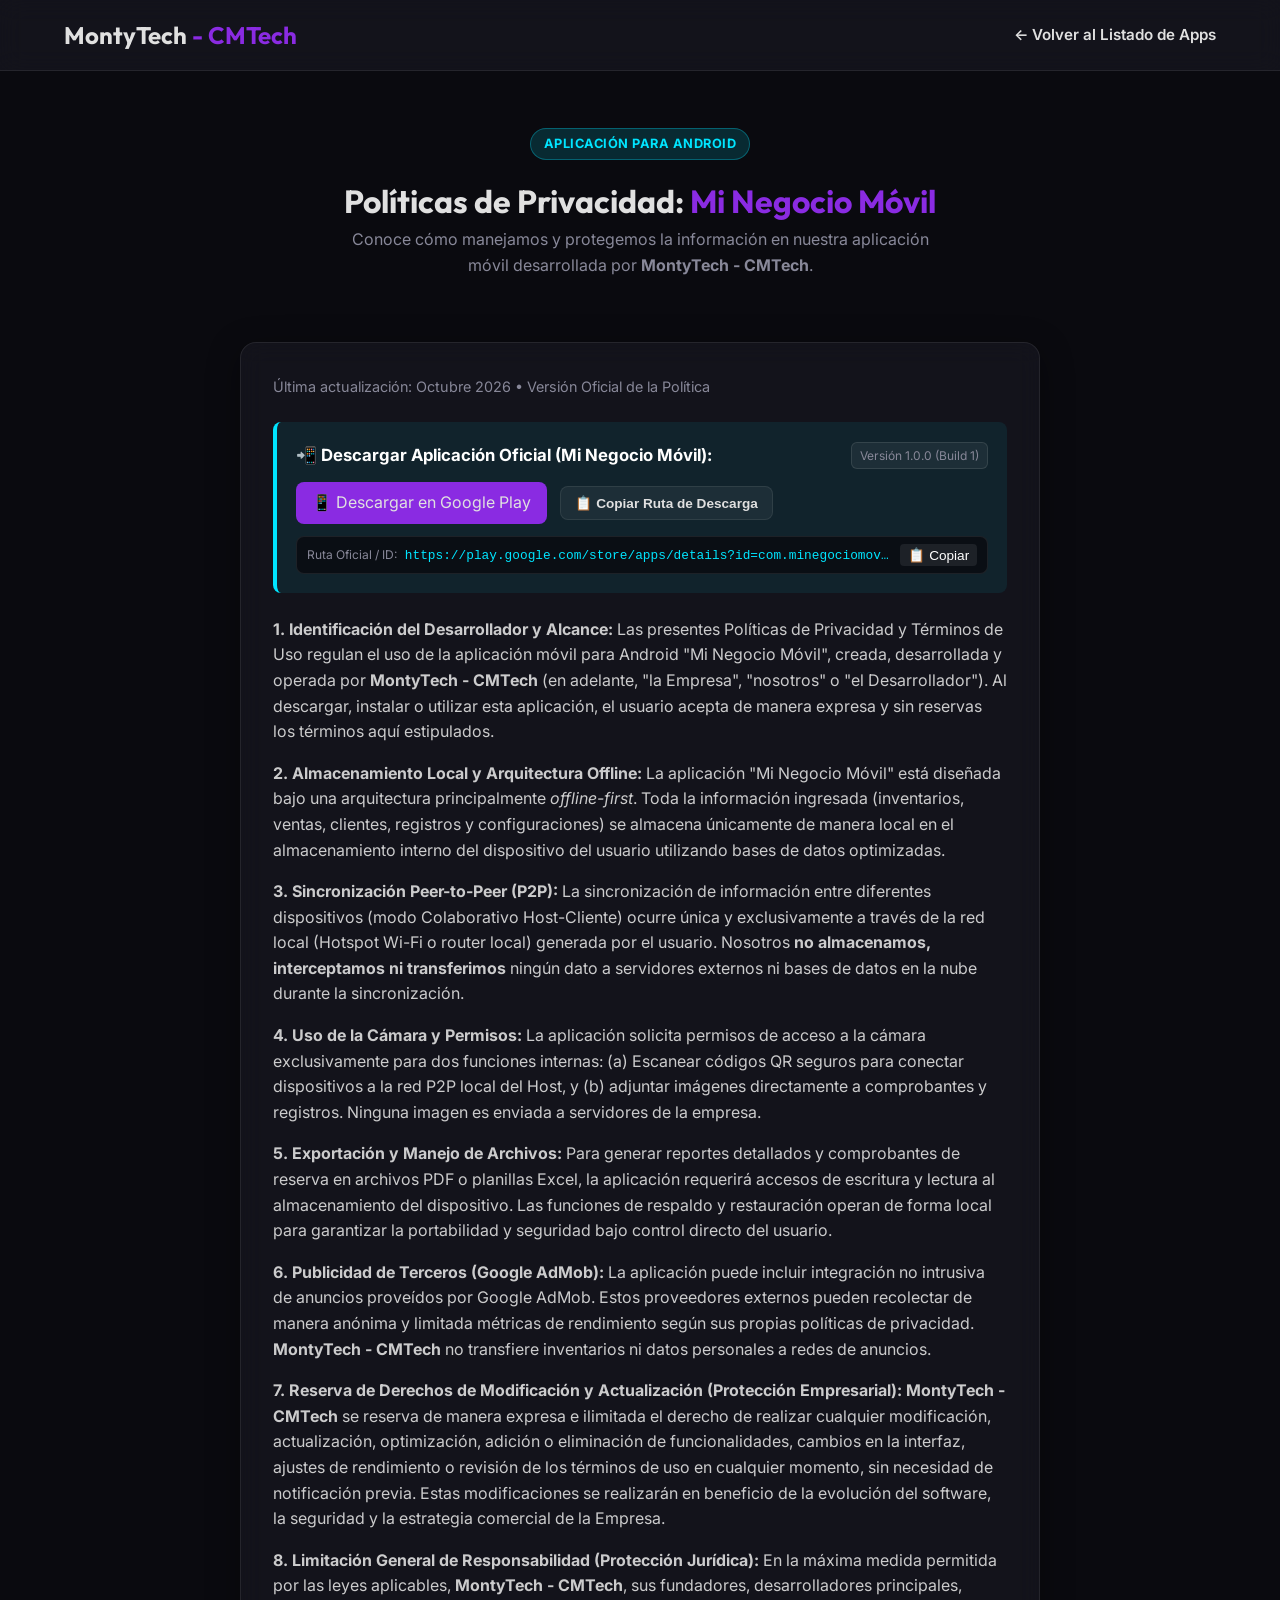
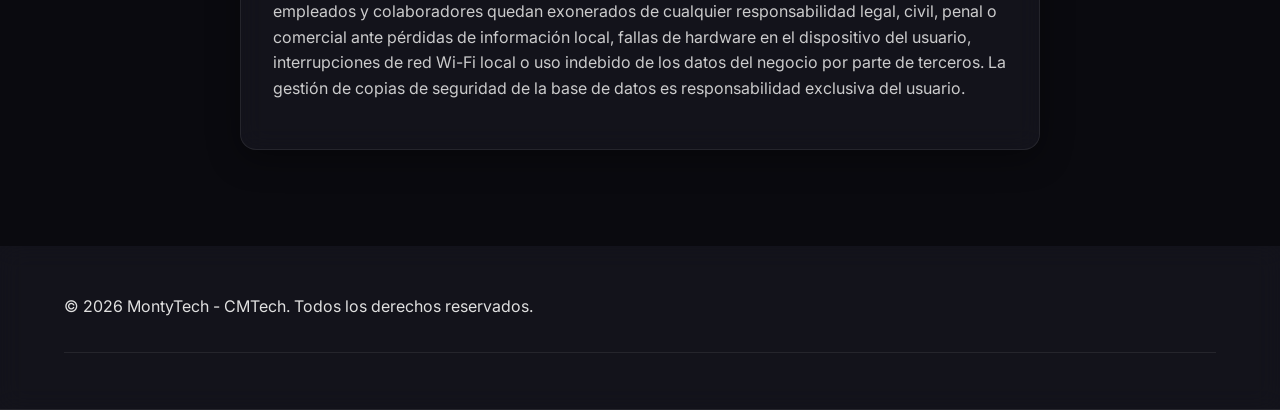
<file: politicas/mi-negocio-movil.html>
<!DOCTYPE html>
<html lang="es">
<head>
    <meta charset="UTF-8">
    <meta name="viewport" content="width=device-width, initial-scale=1.0">
    <title>Políticas de Privacidad - Mi Negocio Móvil | MontyTech - CMTech</title>
    <link rel="stylesheet" href="../css/style.css">
    <link rel="preconnect" href="https://fonts.googleapis.com">
    <link rel="preconnect" href="https://fonts.gstatic.com" crossorigin>
    <link href="https://fonts.googleapis.com/css2?family=Inter:wght@300;400;600;800&family=Outfit:wght@400;700&display=swap" rel="stylesheet">
</head>
<body class="dark-theme">
    <nav class="navbar glass">
        <div class="logo">MontyTech<span class="highlight"> - CMTech</span></div>
        <ul class="nav-links">
            <li><a href="../politicas.html">← Volver al Listado de Apps</a></li>
        </ul>
    </nav>

    <main class="page-content section-padding">
        <div class="section-title fade-in">
            <span class="policy-badge badge-android">Aplicación para Android</span>
            <h1>Políticas de Privacidad: <span class="highlight">Mi Negocio Móvil</span></h1>
            <p>Conoce cómo manejamos y protegemos la información en nuestra aplicación móvil desarrollada por <strong>MontyTech - CMTech</strong>.</p>
        </div>

        <div class="policies-list">
            <article class="policy-card glass-card slide-up">
                <div class="policy-meta">Última actualización: Octubre 2026 • Versión Oficial de la Política</div>
                <div class="policy-text">
                    <!-- Caja de Descarga de App y Copiar Ruta -->
                    <div class="legal-callout" style="border-left-color: var(--secondary); background: rgba(0, 229, 255, 0.08); margin-bottom: 1.5rem;">
                        <div style="display: flex; justify-content: space-between; align-items: center; flex-wrap: wrap; gap: 0.5rem; margin-bottom: 0.8rem;">
                            <strong style="color: #fff; font-size: 1.05rem;">📲 Descargar Aplicación Oficial (Mi Negocio Móvil):</strong>
                            <span class="app-version-tag">Versión 1.0.0 (Build 1)</span>
                        </div>
                        
                        <div class="app-actions-group" style="margin-top: 0.5rem; margin-bottom: 0.8rem;">
                            <a href="https://play.google.com/store/apps/details?id=com.minegociomovil.app" target="_blank" rel="noopener" class="btn-primary-sm">
                                📱 Descargar en Google Play
                            </a>
                            <button type="button" class="btn-secondary-sm" onclick="copyToClipboard('https://play.google.com/store/apps/details?id=com.minegociomovil.app', 'Ruta de Mi Negocio Móvil copiada')">
                                📋 Copiar Ruta de Descarga
                            </button>
                        </div>

                        <div class="copy-path-box">
                            <span class="copy-label">Ruta Oficial / ID:</span>
                            <input type="text" readonly value="https://play.google.com/store/apps/details?id=com.minegociomovil.app" class="copy-input" id="path-input-negocio">
                            <button type="button" class="btn-copy-icon" onclick="copyToClipboard('https://play.google.com/store/apps/details?id=com.minegociomovil.app', 'Ruta copiada')" title="Copiar ruta">
                                📋 Copiar
                            </button>
                        </div>
                    </div>

                    <p><strong>1. Identificación del Desarrollador y Alcance:</strong> Las presentes Políticas de Privacidad y Términos de Uso regulan el uso de la aplicación móvil para Android "Mi Negocio Móvil", creada, desarrollada y operada por <strong>MontyTech - CMTech</strong> (en adelante, "la Empresa", "nosotros" o "el Desarrollador"). Al descargar, instalar o utilizar esta aplicación, el usuario acepta de manera expresa y sin reservas los términos aquí estipulados.</p>


                    <p><strong>2. Almacenamiento Local y Arquitectura Offline:</strong> La aplicación "Mi Negocio Móvil" está diseñada bajo una arquitectura principalmente <em>offline-first</em>. Toda la información ingresada (inventarios, ventas, clientes, registros y configuraciones) se almacena únicamente de manera local en el almacenamiento interno del dispositivo del usuario utilizando bases de datos optimizadas.</p>
                    
                    <p><strong>3. Sincronización Peer-to-Peer (P2P):</strong> La sincronización de información entre diferentes dispositivos (modo Colaborativo Host-Cliente) ocurre única y exclusivamente a través de la red local (Hotspot Wi-Fi o router local) generada por el usuario. Nosotros <strong>no almacenamos, interceptamos ni transferimos</strong> ningún dato a servidores externos ni bases de datos en la nube durante la sincronización.</p>

                    <p><strong>4. Uso de la Cámara y Permisos:</strong> La aplicación solicita permisos de acceso a la cámara exclusivamente para dos funciones internas: (a) Escanear códigos QR seguros para conectar dispositivos a la red P2P local del Host, y (b) adjuntar imágenes directamente a comprobantes y registros. Ninguna imagen es enviada a servidores de la empresa.</p>
                    
                    <p><strong>5. Exportación y Manejo de Archivos:</strong> Para generar reportes detallados y comprobantes de reserva en archivos PDF o planillas Excel, la aplicación requerirá accesos de escritura y lectura al almacenamiento del dispositivo. Las funciones de respaldo y restauración operan de forma local para garantizar la portabilidad y seguridad bajo control directo del usuario.</p>

                    <p><strong>6. Publicidad de Terceros (Google AdMob):</strong> La aplicación puede incluir integración no intrusiva de anuncios proveídos por Google AdMob. Estos proveedores externos pueden recolectar de manera anónima y limitada métricas de rendimiento según sus propias políticas de privacidad. <strong>MontyTech - CMTech</strong> no transfiere inventarios ni datos personales a redes de anuncios.</p>
                    
                    <p><strong>7. Reserva de Derechos de Modificación y Actualización (Protección Empresarial):</strong> <strong>MontyTech - CMTech</strong> se reserva de manera expresa e ilimitada el derecho de realizar cualquier modificación, actualización, optimización, adición o eliminación de funcionalidades, cambios en la interfaz, ajustes de rendimiento o revisión de los términos de uso en cualquier momento, sin necesidad de notificación previa. Estas modificaciones se realizarán en beneficio de la evolución del software, la seguridad y la estrategia comercial de la Empresa.</p>

                    <p><strong>8. Limitación General de Responsabilidad (Protección Jurídica):</strong> En la máxima medida permitida por las leyes aplicables, <strong>MontyTech - CMTech</strong>, sus fundadores, desarrolladores principales, empleados y colaboradores quedan exonerados de cualquier responsabilidad legal, civil, penal o comercial ante pérdidas de información local, fallas de hardware en el dispositivo del usuario, interrupciones de red Wi-Fi local o uso indebido de los datos del negocio por parte de terceros. La gestión de copias de seguridad de la base de datos es responsabilidad exclusiva del usuario.</p>
                </div>
            </article>
        </div>
    </main>

    <footer class="footer glass">
        <div class="footer-content">
            <p>&copy; 2026 MontyTech - CMTech. Todos los derechos reservados.</p>
        </div>
    </footer>
    <script src="../js/apps.js"></script>
    <script src="../js/main.js"></script>
</body>

</html>
</file>
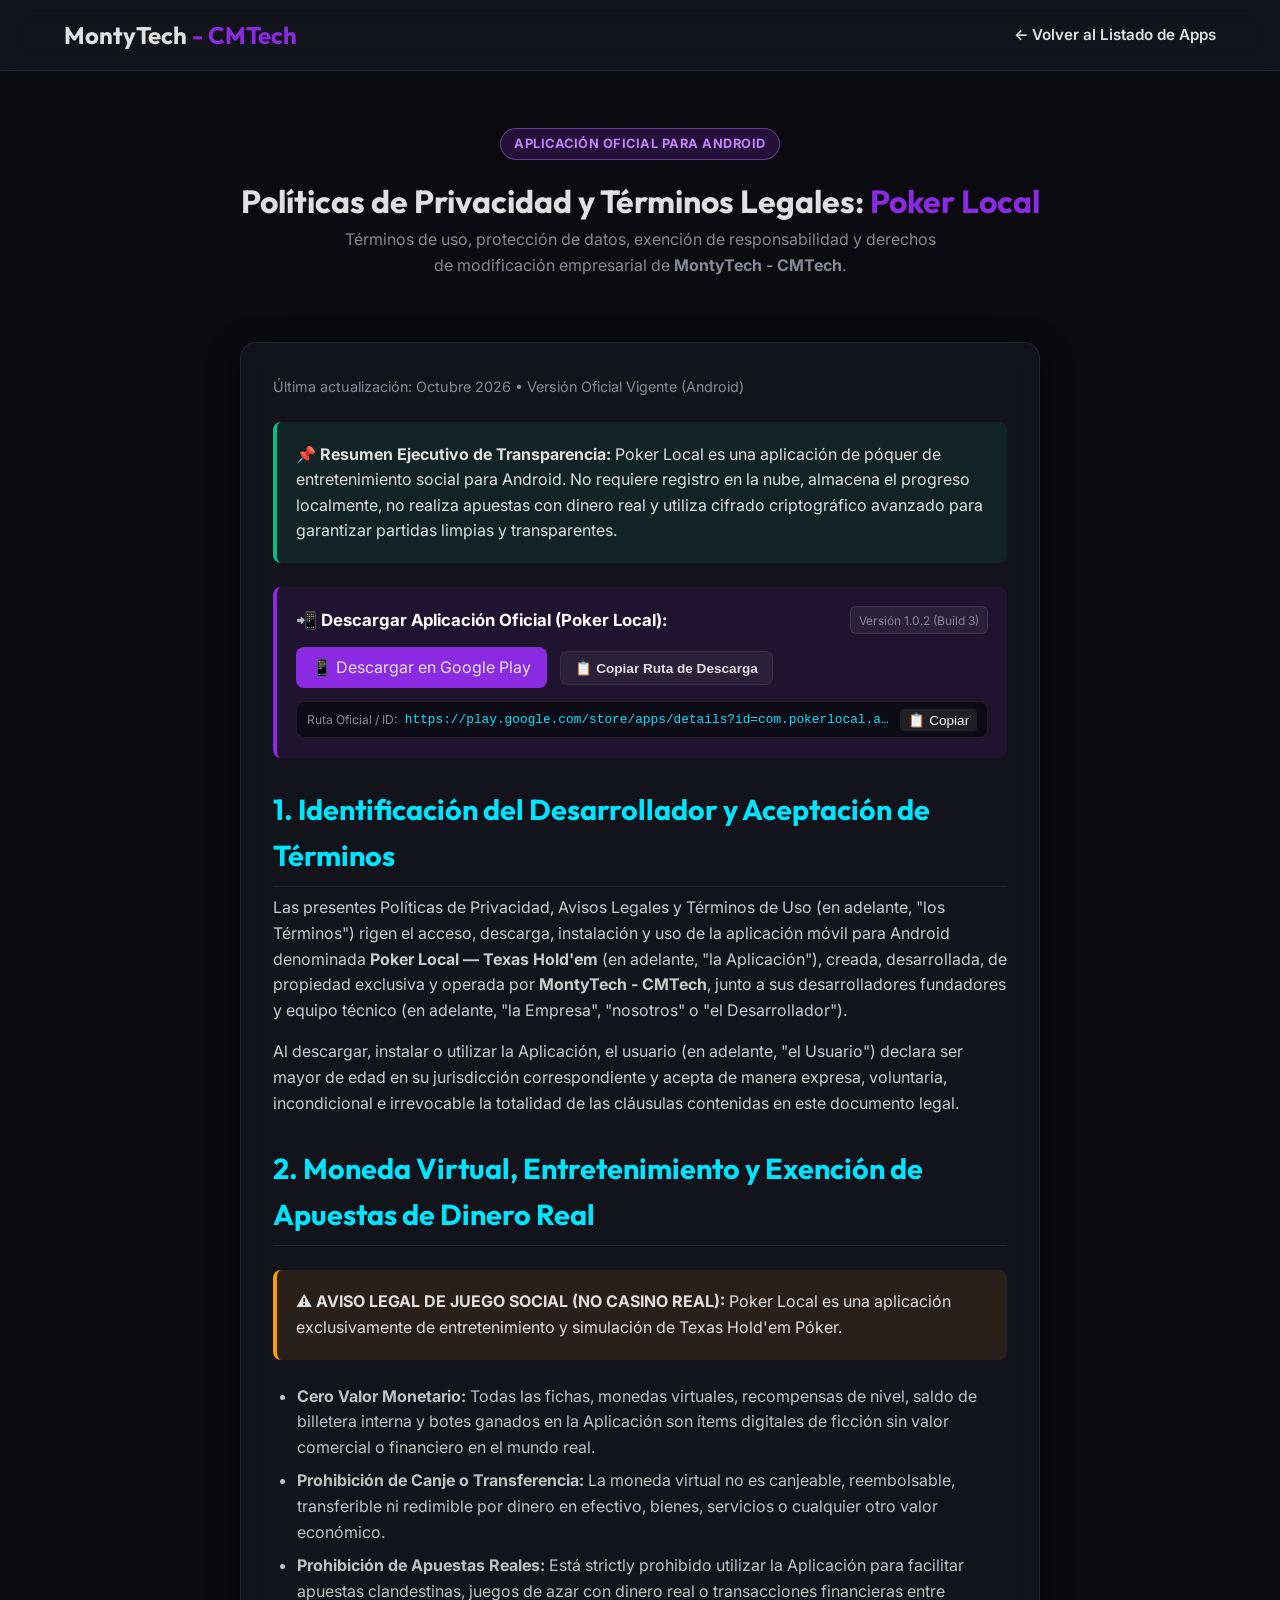
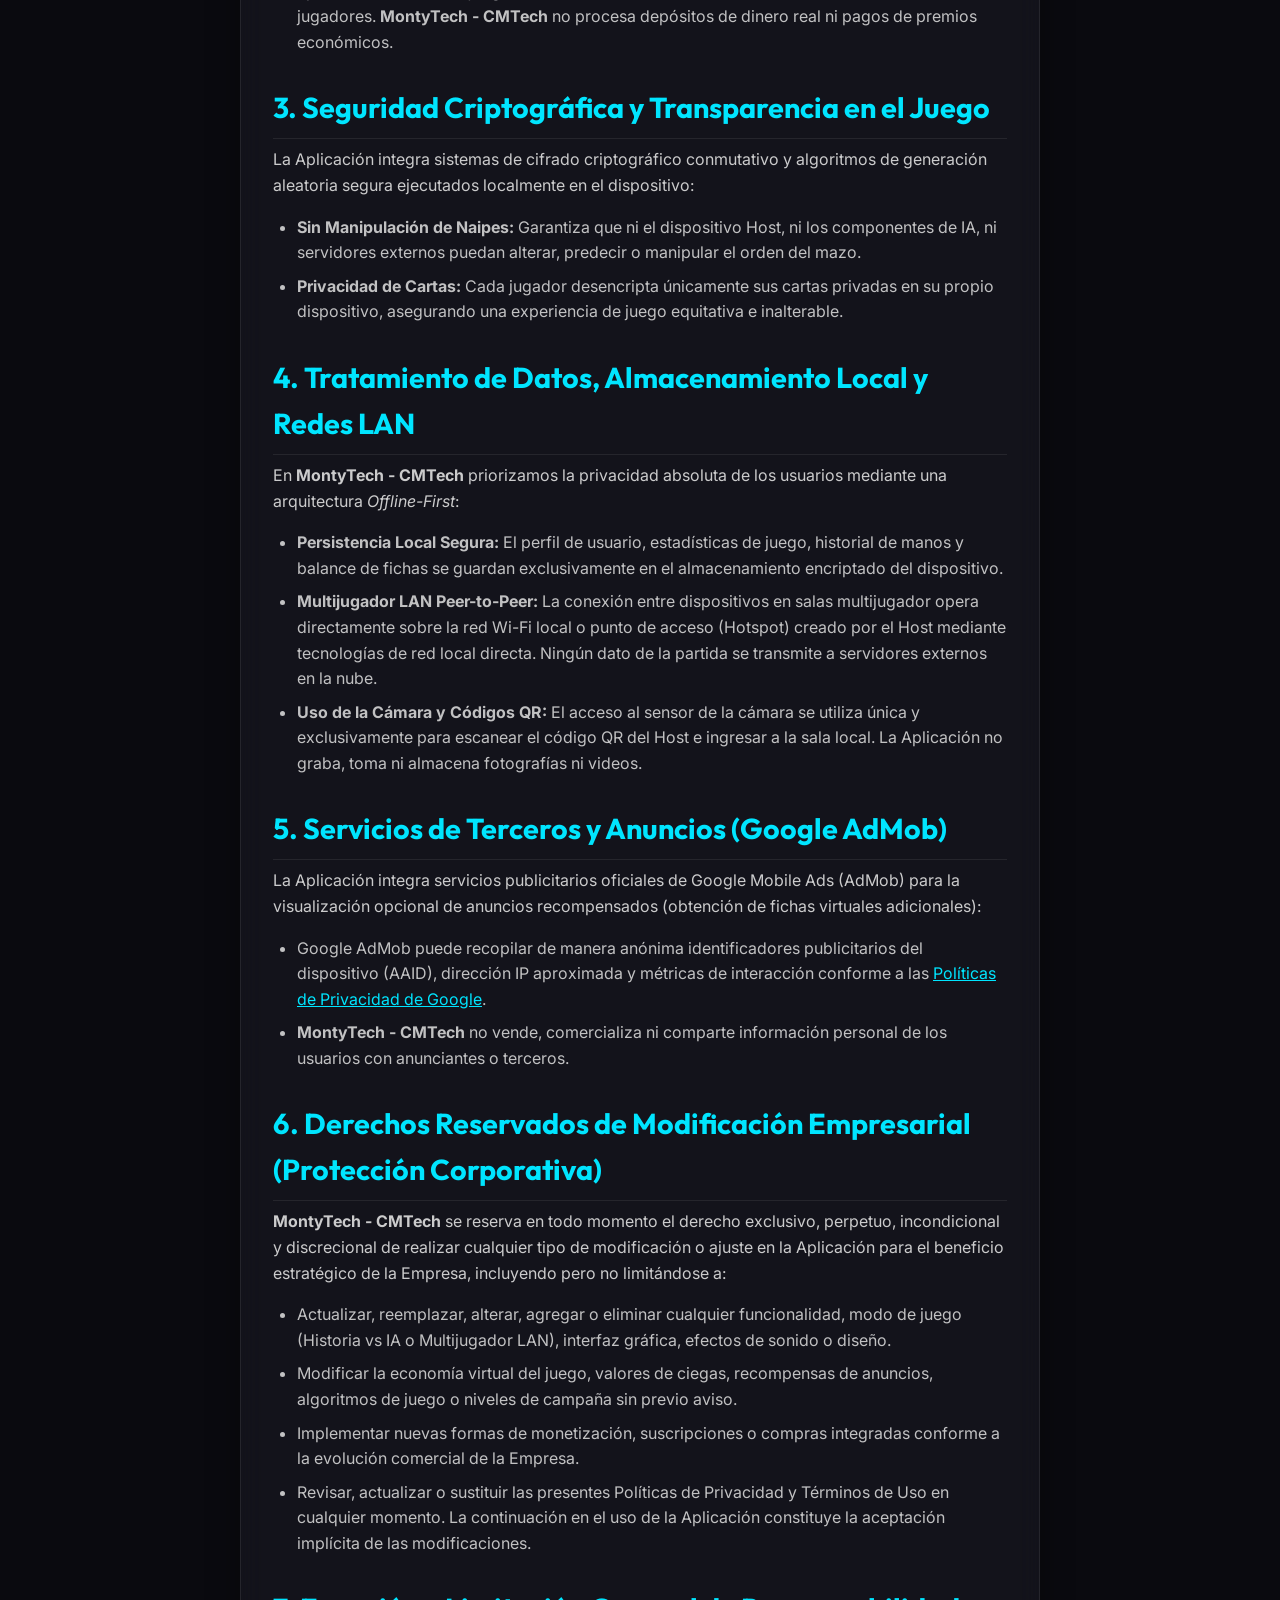
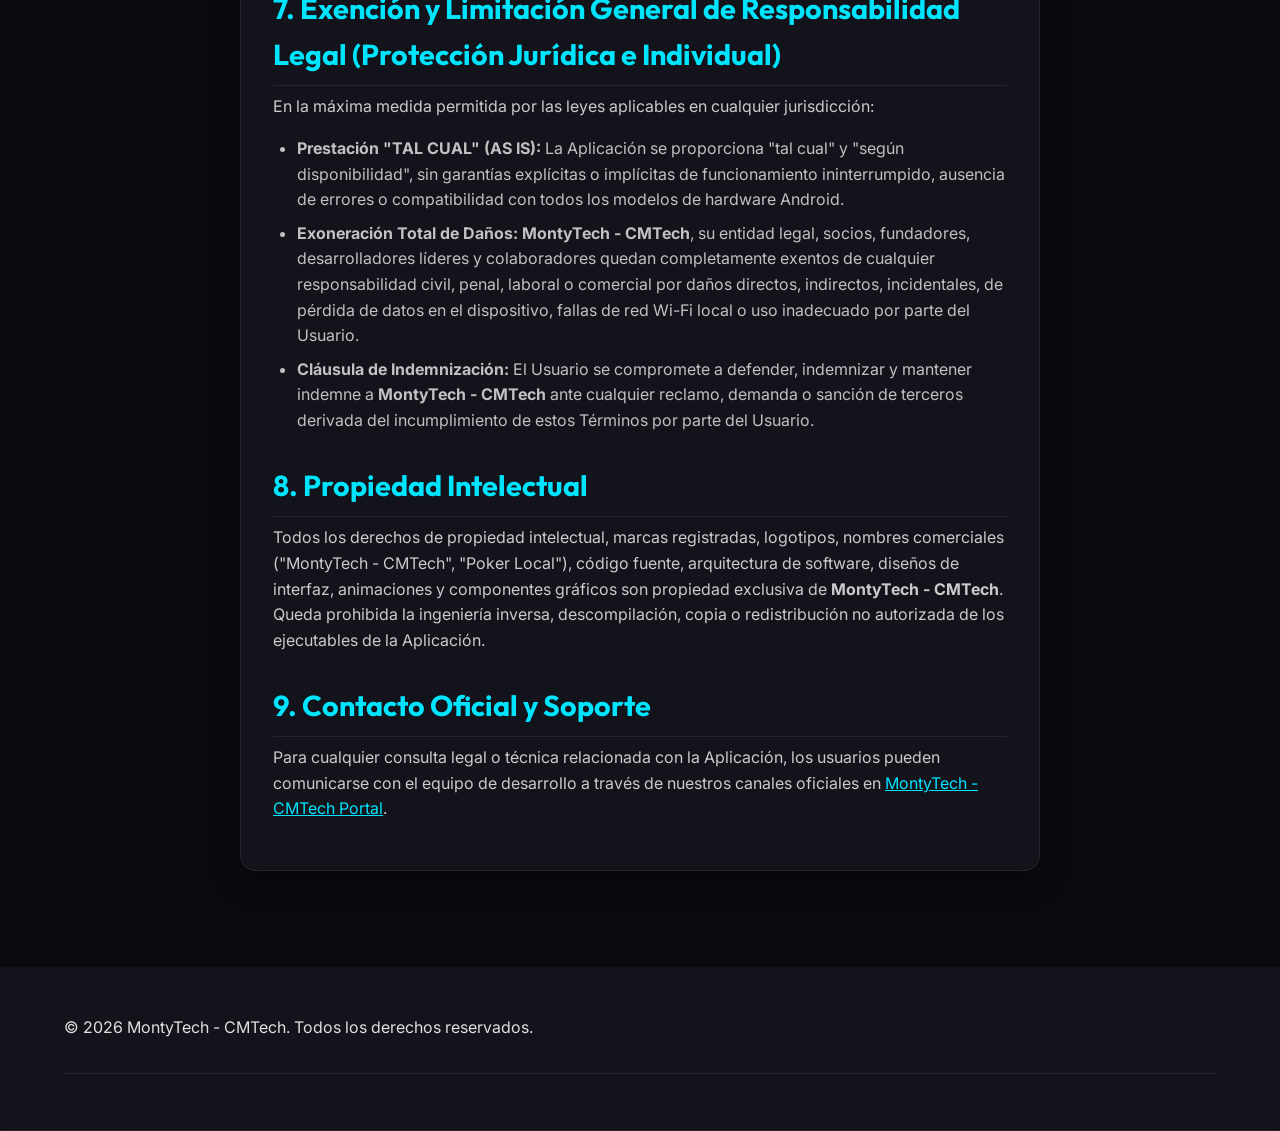
<file: politicas/poker-local.html>
<!DOCTYPE html>
<html lang="es">
<head>
    <meta charset="UTF-8">
    <meta name="viewport" content="width=device-width, initial-scale=1.0">
    <title>Políticas de Privacidad y Términos de Uso - Poker Local | MontyTech - CMTech</title>
    <link rel="stylesheet" href="../css/style.css">
    <link rel="preconnect" href="https://fonts.googleapis.com">
    <link rel="preconnect" href="https://fonts.gstatic.com" crossorigin>
    <link href="https://fonts.googleapis.com/css2?family=Inter:wght@300;400;600;800&family=Outfit:wght@400;700&display=swap" rel="stylesheet">
</head>
<body class="dark-theme">
    <nav class="navbar glass">
        <div class="logo">MontyTech<span class="highlight"> - CMTech</span></div>
        <ul class="nav-links">
            <li><a href="../politicas.html">← Volver al Listado de Apps</a></li>
        </ul>
    </nav>

    <main class="page-content section-padding">
        <div class="section-title fade-in">
            <span class="policy-badge badge-legal">Aplicación Oficial para Android</span>
            <h1>Políticas de Privacidad y Términos Legales: <span class="highlight">Poker Local</span></h1>
            <p>Términos de uso, protección de datos, exención de responsabilidad y derechos de modificación empresarial de <strong>MontyTech - CMTech</strong>.</p>
        </div>

        <div class="policies-list">
            <article class="policy-card glass-card slide-up">
                <div class="policy-meta">Última actualización: Octubre 2026 • Versión Oficial Vigente (Android)</div>
                <div class="policy-text">
                    
                    <div class="legal-callout success">
                        <strong>📌 Resumen Ejecutivo de Transparencia:</strong> Poker Local es una aplicación de póquer de entretenimiento social para Android. No requiere registro en la nube, almacena el progreso localmente, no realiza apuestas con dinero real y utiliza cifrado criptográfico avanzado para garantizar partidas limpias y transparentes.
                    </div>

                    <!-- Caja de Descarga de App y Copiar Ruta -->
                    <div class="legal-callout" style="border-left-color: var(--primary); background: rgba(138, 43, 226, 0.1);">
                        <div style="display: flex; justify-content: space-between; align-items: center; flex-wrap: wrap; gap: 0.5rem; margin-bottom: 0.8rem;">
                            <strong style="color: #fff; font-size: 1.05rem;">📲 Descargar Aplicación Oficial (Poker Local):</strong>
                            <span class="app-version-tag">Versión 1.0.2 (Build 3)</span>
                        </div>
                        
                        <div class="app-actions-group" style="margin-top: 0.5rem; margin-bottom: 0.8rem;">
                            <a href="https://play.google.com/store/apps/details?id=com.pokerlocal.app" target="_blank" rel="noopener" class="btn-primary-sm">
                                📱 Descargar en Google Play
                            </a>
                            <button type="button" class="btn-secondary-sm" onclick="copyToClipboard('https://play.google.com/store/apps/details?id=com.pokerlocal.app', 'Ruta de Poker Local copiada')">
                                📋 Copiar Ruta de Descarga
                            </button>
                        </div>

                        <div class="copy-path-box">
                            <span class="copy-label">Ruta Oficial / ID:</span>
                            <input type="text" readonly value="https://play.google.com/store/apps/details?id=com.pokerlocal.app" class="copy-input" id="path-input-poker">
                            <button type="button" class="btn-copy-icon" onclick="copyToClipboard('https://play.google.com/store/apps/details?id=com.pokerlocal.app', 'Ruta copiada')" title="Copiar ruta">
                                📋 Copiar
                            </button>
                        </div>
                    </div>


                    <h2 class="policy-section-title">1. Identificación del Desarrollador y Aceptación de Términos</h2>
                    <p>Las presentes Políticas de Privacidad, Avisos Legales y Términos de Uso (en adelante, "los Términos") rigen el acceso, descarga, instalación y uso de la aplicación móvil para Android denominada <strong>Poker Local — Texas Hold'em</strong> (en adelante, "la Aplicación"), creada, desarrollada, de propiedad exclusiva y operada por <strong>MontyTech - CMTech</strong>, junto a sus desarrolladores fundadores y equipo técnico (en adelante, "la Empresa", "nosotros" o "el Desarrollador").</p>
                    <p>Al descargar, instalar o utilizar la Aplicación, el usuario (en adelante, "el Usuario") declara ser mayor de edad en su jurisdicción correspondiente y acepta de manera expresa, voluntaria, incondicional e irrevocable la totalidad de las cláusulas contenidas en este documento legal.</p>

                    <h2 class="policy-section-title">2. Moneda Virtual, Entretenimiento y Exención de Apuestas de Dinero Real</h2>
                    <div class="legal-callout warning">
                        <strong>⚠️ AVISO LEGAL DE JUEGO SOCIAL (NO CASINO REAL):</strong> Poker Local es una aplicación exclusivamente de entretenimiento y simulación de Texas Hold'em Póker.
                    </div>
                    <ul>
                        <li><strong>Cero Valor Monetario:</strong> Todas las fichas, monedas virtuales, recompensas de nivel, saldo de billetera interna y botes ganados en la Aplicación son ítems digitales de ficción sin valor comercial o financiero en el mundo real.</li>
                        <li><strong>Prohibición de Canje o Transferencia:</strong> La moneda virtual no es canjeable, reembolsable, transferible ni redimible por dinero en efectivo, bienes, servicios o cualquier otro valor económico.</li>
                        <li><strong>Prohibición de Apuestas Reales:</strong> Está strictly prohibido utilizar la Aplicación para facilitar apuestas clandestinas, juegos de azar con dinero real o transacciones financieras entre jugadores. <strong>MontyTech - CMTech</strong> no procesa depósitos de dinero real ni pagos de premios económicos.</li>
                    </ul>

                    <h2 class="policy-section-title">3. Seguridad Criptográfica y Transparencia en el Juego</h2>
                    <p>La Aplicación integra sistemas de cifrado criptográfico conmutativo y algoritmos de generación aleatoria segura ejecutados localmente en el dispositivo:</p>
                    <ul>
                        <li><strong>Sin Manipulación de Naipes:</strong> Garantiza que ni el dispositivo Host, ni los componentes de IA, ni servidores externos puedan alterar, predecir o manipular el orden del mazo.</li>
                        <li><strong>Privacidad de Cartas:</strong> Cada jugador desencripta únicamente sus cartas privadas en su propio dispositivo, asegurando una experiencia de juego equitativa e inalterable.</li>
                    </ul>

                    <h2 class="policy-section-title">4. Tratamiento de Datos, Almacenamiento Local y Redes LAN</h2>
                    <p>En <strong>MontyTech - CMTech</strong> priorizamos la privacidad absoluta de los usuarios mediante una arquitectura <em>Offline-First</em>:</p>
                    <ul>
                        <li><strong>Persistencia Local Segura:</strong> El perfil de usuario, estadísticas de juego, historial de manos y balance de fichas se guardan exclusivamente en el almacenamiento encriptado del dispositivo.</li>
                        <li><strong>Multijugador LAN Peer-to-Peer:</strong> La conexión entre dispositivos en salas multijugador opera directamente sobre la red Wi-Fi local o punto de acceso (Hotspot) creado por el Host mediante tecnologías de red local directa. Ningún dato de la partida se transmite a servidores externos en la nube.</li>
                        <li><strong>Uso de la Cámara y Códigos QR:</strong> El acceso al sensor de la cámara se utiliza única y exclusivamente para escanear el código QR del Host e ingresar a la sala local. La Aplicación no graba, toma ni almacena fotografías ni videos.</li>
                    </ul>

                    <h2 class="policy-section-title">5. Servicios de Terceros y Anuncios (Google AdMob)</h2>
                    <p>La Aplicación integra servicios publicitarios oficiales de Google Mobile Ads (AdMob) para la visualización opcional de anuncios recompensados (obtención de fichas virtuales adicionales):</p>
                    <ul>
                        <li>Google AdMob puede recopilar de manera anónima identificadores publicitarios del dispositivo (AAID), dirección IP aproximada y métricas de interacción conforme a las <a href="https://policies.google.com/privacy" target="_blank" rel="noopener" style="color: var(--secondary); text-decoration: underline;">Políticas de Privacidad de Google</a>.</li>
                        <li><strong>MontyTech - CMTech</strong> no vende, comercializa ni comparte información personal de los usuarios con anunciantes o terceros.</li>
                    </ul>

                    <h2 class="policy-section-title">6. Derechos Reservados de Modificación Empresarial (Protección Corporativa)</h2>
                    <p><strong>MontyTech - CMTech</strong> se reserva en todo momento el derecho exclusivo, perpetuo, incondicional y discrecional de realizar cualquier tipo de modificación o ajuste en la Aplicación para el beneficio estratégico de la Empresa, incluyendo pero no limitándose a:</p>
                    <ul>
                        <li>Actualizar, reemplazar, alterar, agregar o eliminar cualquier funcionalidad, modo de juego (Historia vs IA o Multijugador LAN), interfaz gráfica, efectos de sonido o diseño.</li>
                        <li>Modificar la economía virtual del juego, valores de ciegas, recompensas de anuncios, algoritmos de juego o niveles de campaña sin previo aviso.</li>
                        <li>Implementar nuevas formas de monetización, suscripciones o compras integradas conforme a la evolución comercial de la Empresa.</li>
                        <li>Revisar, actualizar o sustituir las presentes Políticas de Privacidad y Términos de Uso en cualquier momento. La continuación en el uso de la Aplicación constituye la aceptación implícita de las modificaciones.</li>
                    </ul>

                    <h2 class="policy-section-title">7. Exención y Limitación General de Responsabilidad Legal (Protección Jurídica e Individual)</h2>
                    <p>En la máxima medida permitida por las leyes aplicables en cualquier jurisdicción:</p>
                    <ul>
                        <li><strong>Prestación "TAL CUAL" (AS IS):</strong> La Aplicación se proporciona "tal cual" y "según disponibilidad", sin garantías explícitas o implícitas de funcionamiento ininterrumpido, ausencia de errores o compatibilidad con todos los modelos de hardware Android.</li>
                        <li><strong>Exoneración Total de Daños:</strong> <strong>MontyTech - CMTech</strong>, su entidad legal, socios, fundadores, desarrolladores líderes y colaboradores quedan completamente exentos de cualquier responsabilidad civil, penal, laboral o comercial por daños directos, indirectos, incidentales, de pérdida de datos en el dispositivo, fallas de red Wi-Fi local o uso inadecuado por parte del Usuario.</li>
                        <li><strong>Cláusula de Indemnización:</strong> El Usuario se compromete a defender, indemnizar y mantener indemne a <strong>MontyTech - CMTech</strong> ante cualquier reclamo, demanda o sanción de terceros derivada del incumplimiento de estos Términos por parte del Usuario.</li>
                    </ul>

                    <h2 class="policy-section-title">8. Propiedad Intelectual</h2>
                    <p>Todos los derechos de propiedad intelectual, marcas registradas, logotipos, nombres comerciales ("MontyTech - CMTech", "Poker Local"), código fuente, arquitectura de software, diseños de interfaz, animaciones y componentes gráficos son propiedad exclusiva de <strong>MontyTech - CMTech</strong>. Queda prohibida la ingeniería inversa, descompilación, copia o redistribución no autorizada de los ejecutables de la Aplicación.</p>

                    <h2 class="policy-section-title">9. Contacto Oficial y Soporte</h2>
                    <p>Para cualquier consulta legal o técnica relacionada con la Aplicación, los usuarios pueden comunicarse con el equipo de desarrollo a través de nuestros canales oficiales en <a href="../index.html" style="color: var(--secondary); text-decoration: underline;">MontyTech - CMTech Portal</a>.</p>

                </div>
            </article>
        </div>
    </main>

    <footer class="footer glass">
        <div class="footer-content">
            <p>&copy; 2026 MontyTech - CMTech. Todos los derechos reservados.</p>
        </div>
    </footer>
    <script src="../js/apps.js"></script>
    <script src="../js/main.js"></script>
</body>

</html>
</file>
<file: css/style.css>
:root {
    --bg-dark: #0a0a0f;
    --text-light: #e0e0e0;
    --text-muted: #888899;
    --primary: #8a2be2;
    --primary-glow: rgba(138, 43, 226, 0.5);
    --secondary: #00e5ff;
    --glass-bg: rgba(25, 25, 35, 0.6);
    --glass-border: rgba(255, 255, 255, 0.08);
    --glass-shadow: 0 8px 32px 0 rgba(0, 0, 0, 0.37);
    --transition: all 0.3s ease;
}

* {
    margin: 0;
    padding: 0;
    box-sizing: border-box;
}

body.dark-theme {
    background-color: var(--bg-dark);
    color: var(--text-light);
    font-family: 'Inter', sans-serif;
    line-height: 1.6;
    overflow-x: hidden;
}

h1, h2, h3, h4, h5, h6, .logo {
    font-family: 'Outfit', sans-serif;
}

a {
    text-decoration: none;
    color: inherit;
}

ul {
    list-style: none;
}

/* Glassmorphism utility */
.glass {
    background: var(--glass-bg);
    backdrop-filter: blur(12px);
    -webkit-backdrop-filter: blur(12px);
    border-bottom: 1px solid var(--glass-border);
}

.glass-card {
    background: var(--glass-bg);
    backdrop-filter: blur(12px);
    -webkit-backdrop-filter: blur(12px);
    border: 1px solid var(--glass-border);
    box-shadow: var(--glass-shadow);
    border-radius: 16px;
    padding: 2rem;
    transition: var(--transition);
}

.glass-card:hover {
    transform: translateY(-5px);
    border-color: var(--primary);
    box-shadow: 0 10px 40px var(--primary-glow);
}

/* Typography & Colors */
.highlight {
    color: var(--primary);
}

.text-gradient {
    background: linear-gradient(90deg, var(--primary), var(--secondary));
    -webkit-background-clip: text;
    -webkit-text-fill-color: transparent;
    background-clip: text;
}

/* Navbar */
.navbar {
    position: fixed;
    top: 0;
    width: 100%;
    z-index: 1000;
    display: flex;
    justify-content: space-between;
    align-items: center;
    padding: 1rem 5%;
}

.logo {
    font-size: 1.5rem;
    font-weight: 700;
}

.nav-links {
    display: flex;
    gap: 2rem;
    align-items: center;
}

.nav-links a {
    font-size: 0.95rem;
    font-weight: 600;
    transition: var(--transition);
}

.nav-links a:hover {
    color: var(--primary);
}

.btn-primary-sm {
    background: var(--primary);
    padding: 0.5rem 1rem;
    border-radius: 8px;
    transition: var(--transition);
}

.btn-primary-sm:hover {
    background: transparent;
    border: 1px solid var(--primary);
    color: var(--primary);
    box-shadow: 0 0 15px var(--primary-glow);
}

.menu-toggle {
    display: none;
    flex-direction: column;
    gap: 5px;
    background: none;
    border: none;
    cursor: pointer;
}

.menu-toggle span {
    width: 25px;
    height: 3px;
    background-color: var(--text-light);
    border-radius: 3px;
    transition: var(--transition);
}

/* Buttons */
.btn-primary, .btn-secondary {
    display: inline-block;
    padding: 0.8rem 1.5rem;
    border-radius: 8px;
    font-family: 'Outfit', sans-serif;
    font-weight: 600;
    transition: var(--transition);
    cursor: pointer;
}

.btn-primary {
    background: var(--primary);
    color: #fff;
    border: 1px solid var(--primary);
    box-shadow: 0 4px 15px var(--primary-glow);
}

.btn-primary:hover {
    background: transparent;
    color: var(--primary);
    box-shadow: 0 0 20px var(--primary-glow);
}

.btn-secondary {
    background: transparent;
    border: 1px solid var(--text-light);
}

.btn-secondary:hover {
    border-color: var(--secondary);
    color: var(--secondary);
}

/* Sections */
.section-padding {
    padding: 6rem 5%;
}

.section-title {
    text-align: center;
    margin-bottom: 4rem;
}

.section-title h2 {
    font-size: 2.5rem;
    margin-bottom: 1rem;
}

.section-title p {
    color: var(--text-muted);
    max-width: 600px;
    margin: 0 auto;
}

/* Hero */
.hero {
    min-height: 100vh;
    display: flex;
    align-items: center;
    justify-content: center;
    text-align: center;
    position: relative;
    padding-top: 8rem; /* to account for navbar */
}

.hero-bg {
    position: absolute;
    top: 0;
    left: 0;
    width: 100%;
    height: 100%;
    background: url('../assets/hero-bg.png') no-repeat center center/cover;
    opacity: 0.4;
    z-index: -1;
    mask-image: linear-gradient(to bottom, rgba(0,0,0,1) 50%, rgba(0,0,0,0));
    -webkit-mask-image: linear-gradient(to bottom, rgba(0,0,0,1) 50%, rgba(0,0,0,0));
}

.hero-content {
    max-width: 800px;
    z-index: 1;
}

.hero-content h1 {
    font-size: 4rem;
    margin-bottom: 1.5rem;
    line-height: 1.1;
}

.hero-content p {
    font-size: 1.2rem;
    color: var(--text-muted);
    margin-bottom: 2.5rem;
}

.hero-actions {
    display: flex;
    justify-content: center;
    gap: 1.5rem;
}

/* Services */
.cards-grid {
    display: grid;
    grid-template-columns: repeat(auto-fit, minmax(300px, 1fr));
    gap: 2rem;
}

.card-icon {
    font-size: 3rem;
    margin-bottom: 1.5rem;
}

.card h3 {
    font-size: 1.5rem;
    margin-bottom: 1rem;
}

.card p {
    color: var(--text-muted);
}

/* Policies */
.page-content {
    padding-top: 8rem;
    min-height: calc(100vh - 100px);
}

.policies-list {
    max-width: 800px;
    margin: 0 auto;
}

.policy-card h2 {
    font-size: 1.8rem;
    margin-bottom: 0.5rem;
    color: var(--secondary);
}

.policy-meta {
    font-size: 0.9rem;
    color: var(--text-muted);
    margin-bottom: 1.5rem;
}

.policy-text p {
    margin-bottom: 1rem;
    color: rgba(224, 224, 224, 0.9);
}

/* Footer */
.footer {
    padding: 3rem 5% 1.5rem;
    text-align: center;
}

.footer-content {
    display: flex;
    justify-content: space-between;
    align-items: center;
    margin-bottom: 2rem;
    padding-bottom: 2rem;
    border-bottom: 1px solid var(--glass-border);
}

.footer-logo {
    font-size: 1.5rem;
    font-weight: 700;
    font-family: 'Outfit', sans-serif;
}

.footer-logo span {
    color: var(--primary);
}

.footer-links {
    display: flex;
    gap: 2rem;
}

.footer-bottom {
    color: var(--text-muted);
    font-size: 0.9rem;
}

/* Animations */
.fade-in {
    opacity: 0;
    animation: fadeIn 1s ease forwards;
}

.fade-in-up {
    opacity: 0;
    transform: translateY(30px);
    animation: fadeInUp 1s ease forwards;
}

.slide-up {
    opacity: 0;
    transform: translateY(50px);
}

.slide-up.visible {
    opacity: 1;
    transform: translateY(0);
    animation: fadeInUp 0.8s ease forwards;
}

@keyframes fadeIn {
    to { opacity: 1; }
}

@keyframes fadeInUp {
    to {
        opacity: 1;
        transform: translateY(0);
    }
}

/* Responsiveness */
@media (max-width: 768px) {
    .menu-toggle {
        display: flex;
    }

    .nav-links {
        position: absolute;
        top: 100%;
        left: 0;
        width: 100%;
        background: var(--glass-bg);
        backdrop-filter: blur(15px);
        -webkit-backdrop-filter: blur(15px);
        flex-direction: column;
        padding: 2rem;
        gap: 1.5rem;
        border-top: 1px solid var(--glass-border);
        border-bottom: 1px solid var(--glass-border);
        transform: translateY(-100%);
        opacity: 0;
        pointer-events: none;
        transition: var(--transition);
    }

    .nav-links.active {
        transform: translateY(0);
        opacity: 1;
        pointer-events: auto;
    }

    .hero-content h1 {
        font-size: 2.5rem;
    }
    
    .hero-actions {
        flex-direction: column;
    }

    .footer-content {
        flex-direction: column;
        gap: 1.5rem;
    }
}

/* Legal & Policy Styling Enhancements */
.policy-badge {
    display: inline-block;
    padding: 0.3rem 0.8rem;
    border-radius: 20px;
    font-size: 0.8rem;
    font-weight: 700;
    text-transform: uppercase;
    letter-spacing: 0.5px;
    margin-bottom: 1rem;
}

.badge-android {
    background: rgba(0, 229, 255, 0.15);
    color: var(--secondary);
    border: 1px solid rgba(0, 229, 255, 0.3);
}

.badge-legal {
    background: rgba(138, 43, 226, 0.2);
    color: #c084fc;
    border: 1px solid rgba(192, 132, 252, 0.4);
}

.legal-callout {
    background: rgba(25, 25, 35, 0.8);
    border-left: 4px solid var(--secondary);
    padding: 1.2rem;
    border-radius: 8px;
    margin: 1.5rem 0;
}

.legal-callout.warning {
    border-left-color: #f59e0b;
    background: rgba(245, 158, 11, 0.1);
}

.legal-callout.success {
    border-left-color: #10b981;
    background: rgba(16, 185, 129, 0.1);
}

.policy-section-title {
    font-size: 1.3rem;
    color: #fff;
    margin-top: 1.8rem;
    margin-bottom: 0.8rem;
    display: flex;
    align-items: center;
    gap: 0.5rem;
    border-bottom: 1px solid rgba(255, 255, 255, 0.08);
    padding-bottom: 0.5rem;
}

.policy-text ul {
    list-style: disc;
    margin-left: 1.5rem;
    margin-bottom: 1rem;
    color: rgba(224, 224, 224, 0.85);
}

.policy-text li {
    margin-bottom: 0.5rem;
}

.policy-grid {
    display: grid;
    grid-template-columns: repeat(auto-fit, minmax(320px, 1fr));
    gap: 1.5rem;
}

/* Social Media Contact Cards Grid */
.social-grid {
    display: grid;
    grid-template-columns: repeat(auto-fit, minmax(260px, 1fr));
    gap: 1.5rem;
    margin-top: 2rem;
}

.social-card {
    display: flex;
    flex-direction: column;
    justify-content: space-between;
    text-decoration: none;
    color: inherit;
    position: relative;
    overflow: hidden;
}

.social-card-header {
    display: flex;
    justify-content: space-between;
    align-items: center;
    margin-bottom: 1rem;
}

.social-icon {
    font-size: 2rem;
}

.social-badge {
    font-size: 0.75rem;
    font-weight: 700;
    color: var(--secondary);
    background: rgba(0, 229, 255, 0.1);
    padding: 0.2rem 0.6rem;
    border-radius: 12px;
    border: 1px solid rgba(0, 229, 255, 0.3);
}

.social-card-body h3 {
    font-size: 1.3rem;
    color: #fff;
    margin-bottom: 0.2rem;
}

.social-handle {
    display: inline-block;
    font-size: 0.85rem;
    color: var(--primary);
    font-weight: 600;
    margin-bottom: 0.8rem;
}

.social-desc {
    font-size: 0.9rem;
    color: var(--text-muted);
    line-height: 1.4;
    margin-bottom: 1.2rem;
}

.social-card-footer {
    display: flex;
    align-items: center;
    justify-content: space-between;
    font-size: 0.9rem;
    font-weight: 600;
    color: var(--secondary);
    border-top: 1px solid rgba(255, 255, 255, 0.08);
    padding-top: 0.8rem;
    transition: var(--transition);
}

.social-card:hover .social-card-footer .arrow {
    transform: translateX(5px);
}

.arrow {
    transition: var(--transition);
}

/* App Download & Copy Path UI Components */
.app-card-header {
    display: flex;
    justify-content: space-between;
    align-items: center;
    margin-bottom: 0.5rem;
}

.app-version-tag {
    font-size: 0.75rem;
    color: var(--text-muted);
    background: rgba(255, 255, 255, 0.05);
    padding: 0.2rem 0.5rem;
    border-radius: 6px;
    border: 1px solid rgba(255, 255, 255, 0.1);
}

.app-actions-group {
    display: flex;
    flex-wrap: wrap;
    align-items: center;
    gap: 0.8rem;
    margin-top: 1.2rem;
    margin-bottom: 1rem;
}

.btn-secondary-sm {
    background: rgba(255, 255, 255, 0.05);
    border: 1px solid var(--glass-border);
    color: var(--text-light);
    padding: 0.5rem 0.9rem;
    border-radius: 8px;
    font-size: 0.85rem;
    font-weight: 600;
    cursor: pointer;
    transition: var(--transition);
    display: inline-flex;
    align-items: center;
    gap: 0.4rem;
}

.btn-secondary-sm:hover {
    background: rgba(0, 229, 255, 0.1);
    border-color: var(--secondary);
    color: var(--secondary);
    box-shadow: 0 0 10px rgba(0, 229, 255, 0.2);
}

.btn-link-sm {
    color: var(--secondary);
    font-size: 0.85rem;
    font-weight: 600;
    text-decoration: none;
    padding: 0.5rem 0.5rem;
    transition: var(--transition);
}

.btn-link-sm:hover {
    text-decoration: underline;
    color: #fff;
}

/* Copy Path Input Box */
.copy-path-box {
    display: flex;
    align-items: center;
    gap: 0.5rem;
    background: rgba(10, 10, 15, 0.8);
    border: 1px solid rgba(255, 255, 255, 0.08);
    border-radius: 8px;
    padding: 0.4rem 0.6rem;
    margin-top: 0.8rem;
}

.copy-label {
    font-size: 0.75rem;
    color: var(--text-muted);
    white-space: nowrap;
}

.copy-input {
    flex: 1;
    background: transparent;
    border: none;
    color: var(--secondary);
    font-family: monospace;
    font-size: 0.8rem;
    outline: none;
    overflow: hidden;
    text-overflow: ellipsis;
    white-space: nowrap;
}

.btn-copy-icon {
    background: rgba(255, 255, 255, 0.08);
    border: none;
    color: #fff;
    padding: 0.2rem 0.5rem;
    border-radius: 4px;
    cursor: pointer;
    font-size: 0.85rem;
    transition: var(--transition);
}

.btn-copy-icon:hover {
    background: var(--primary);
}

/* Toast Notification */
.toast-notification {
    position: fixed;
    bottom: 2rem;
    right: 2rem;
    background: #10b981;
    color: #000;
    padding: 0.8rem 1.4rem;
    border-radius: 12px;
    font-weight: 700;
    font-size: 0.9rem;
    box-shadow: 0 10px 30px rgba(16, 185, 129, 0.4);
    z-index: 9999;
    opacity: 0;
    transform: translateY(20px);
    transition: all 0.3s ease;
    pointer-events: none;
}

.toast-notification.show {
    opacity: 1;
    transform: translateY(0);
}
</file>
